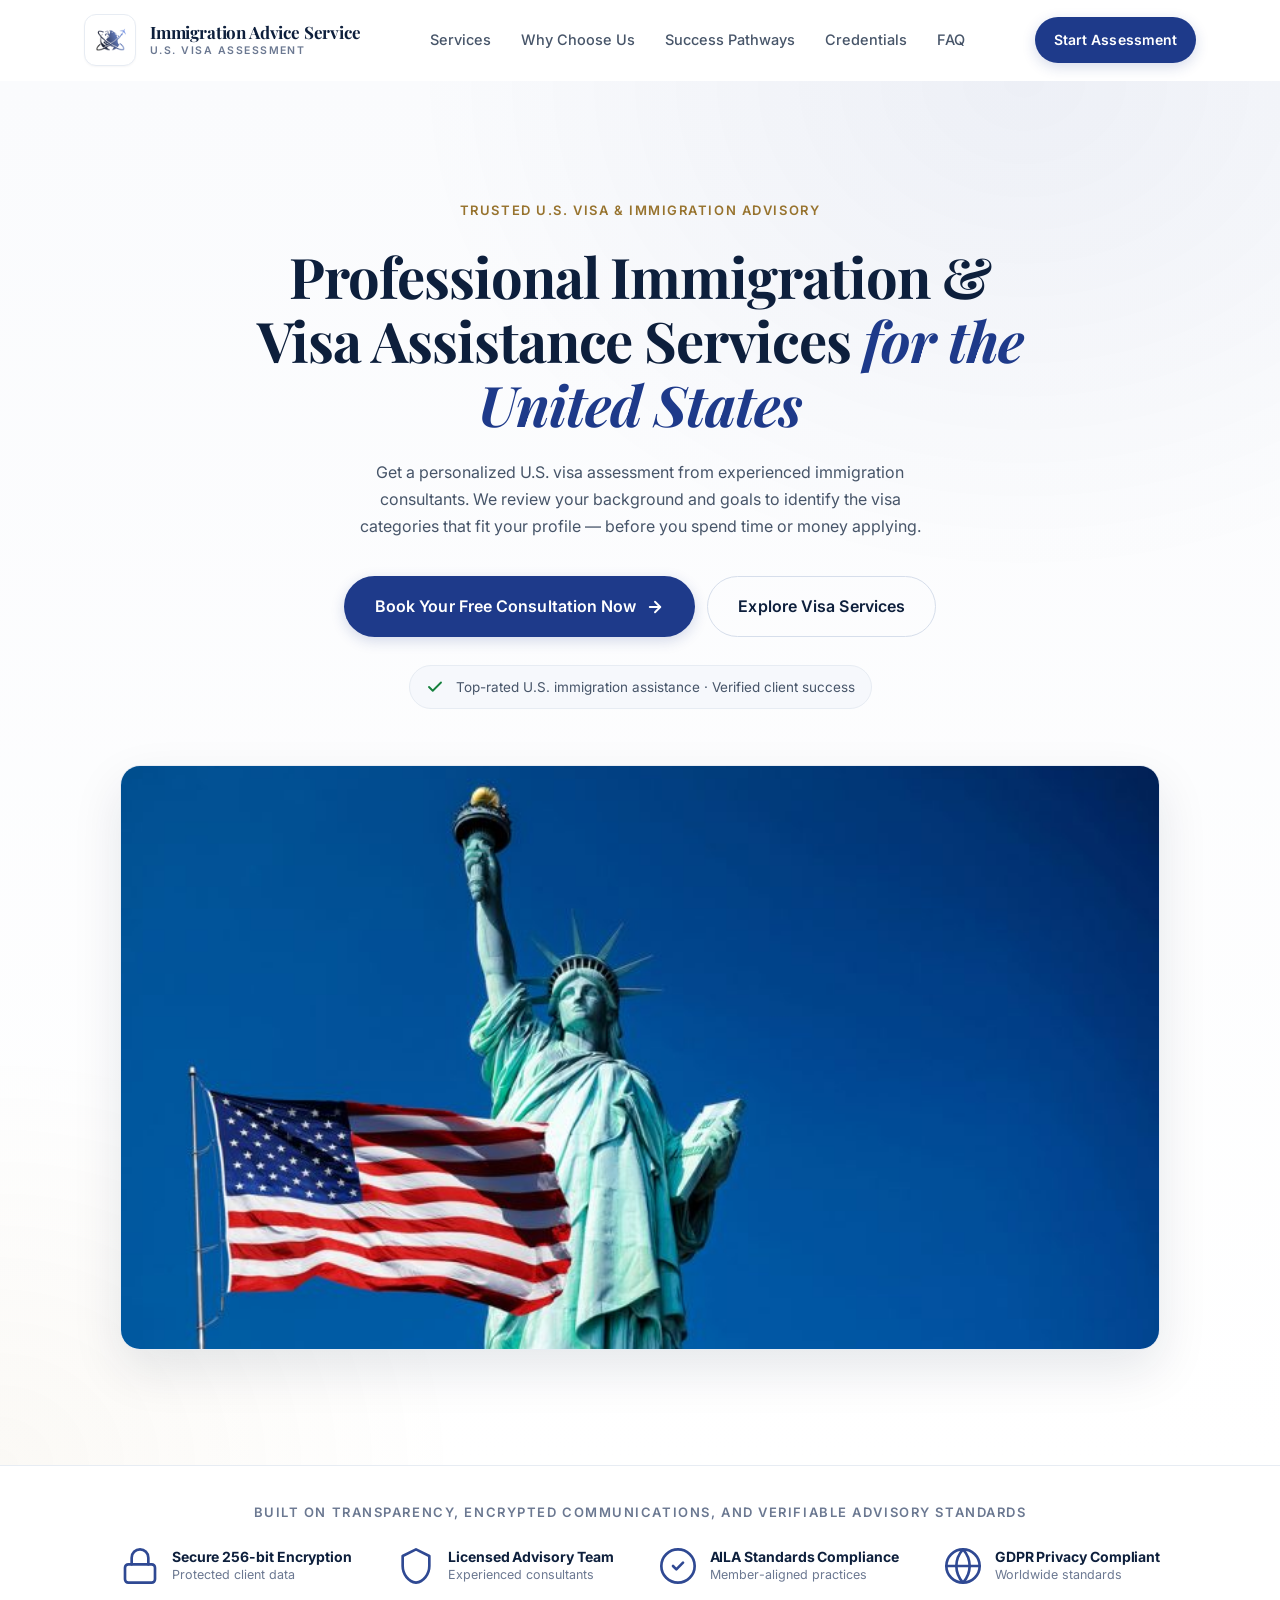
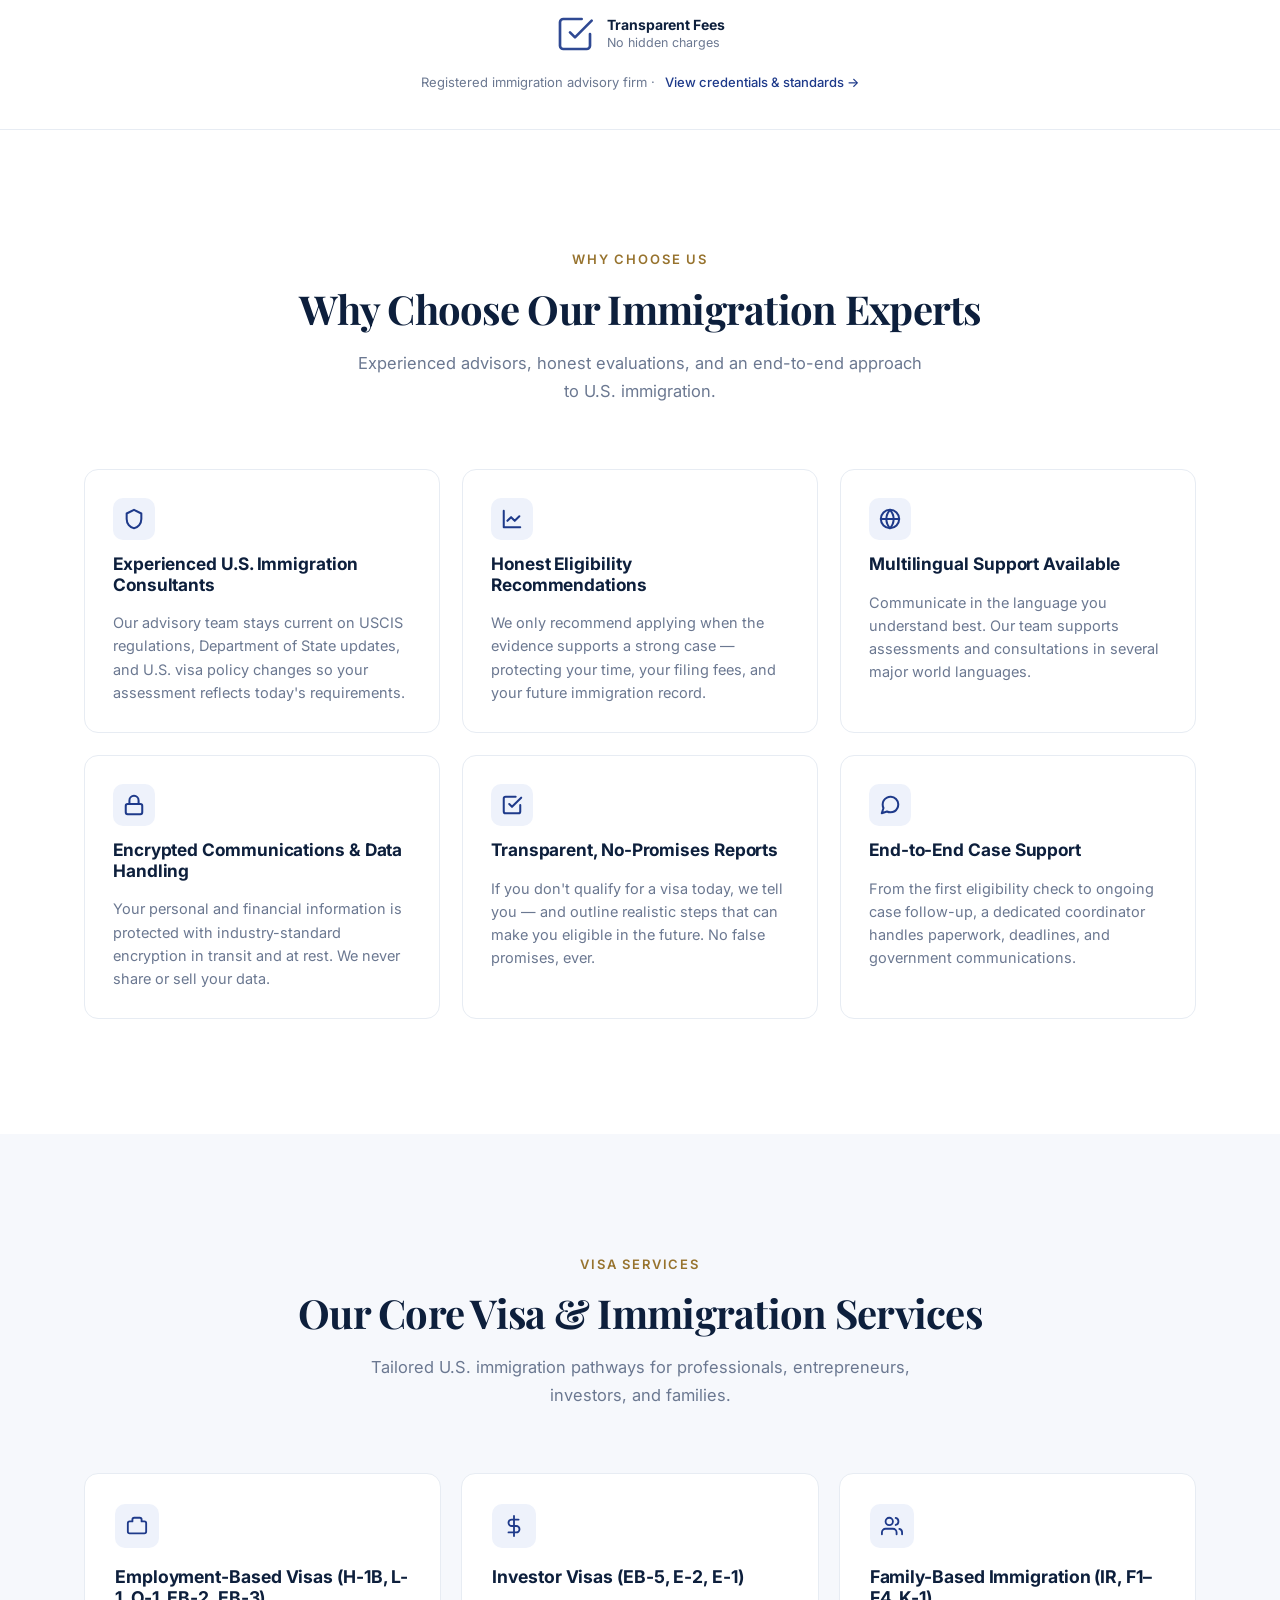
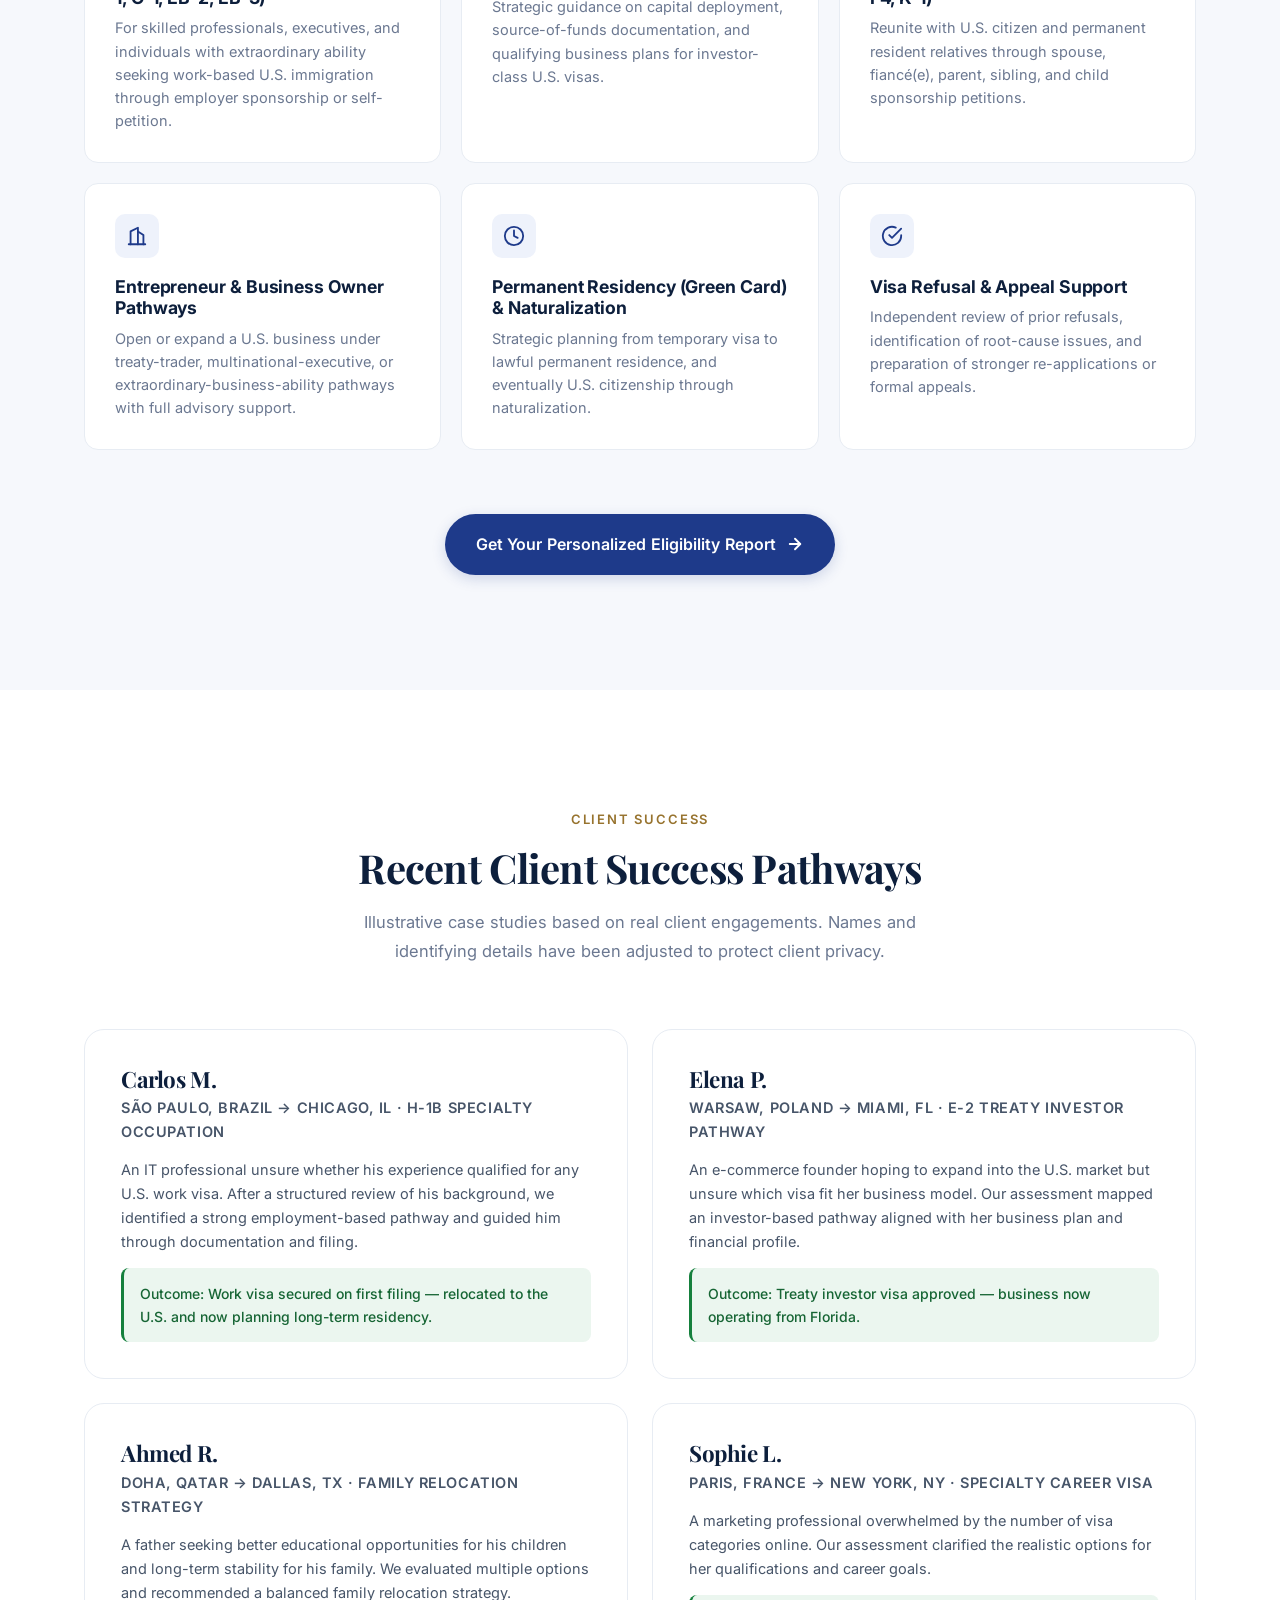
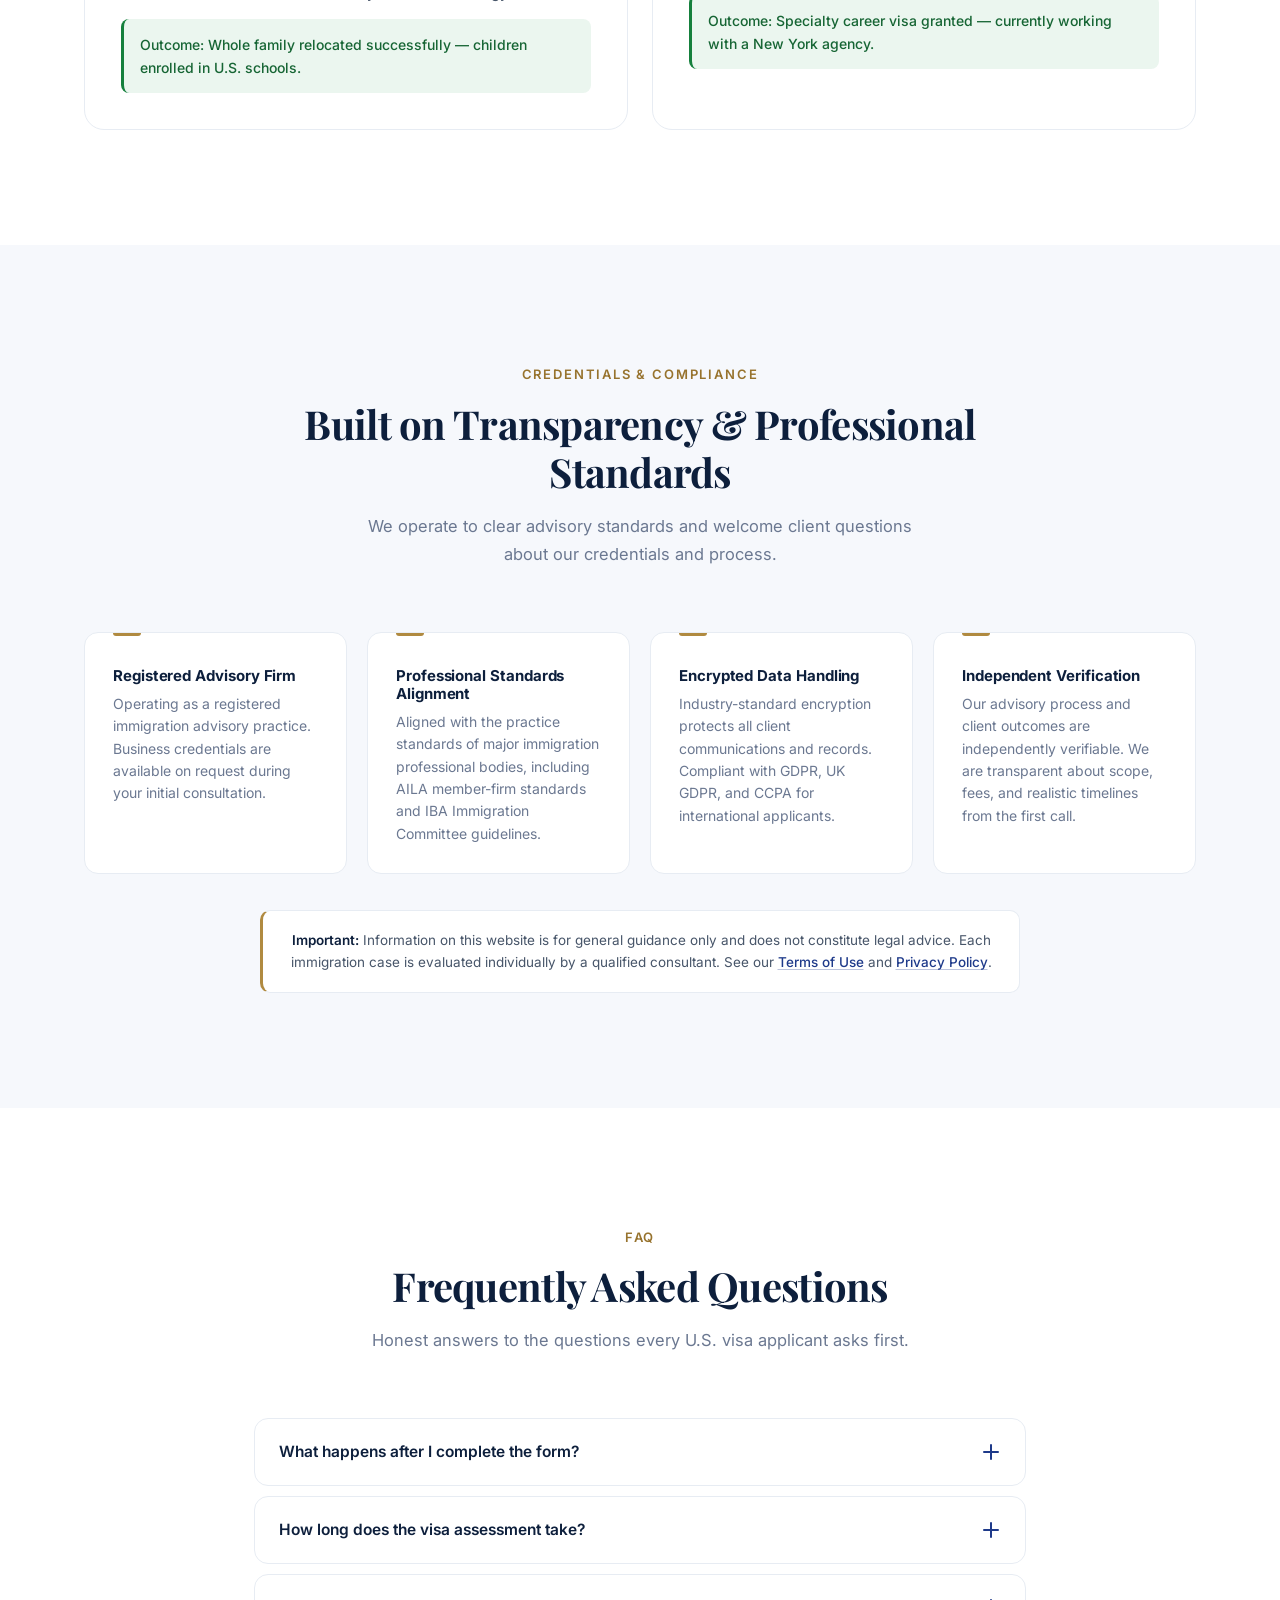
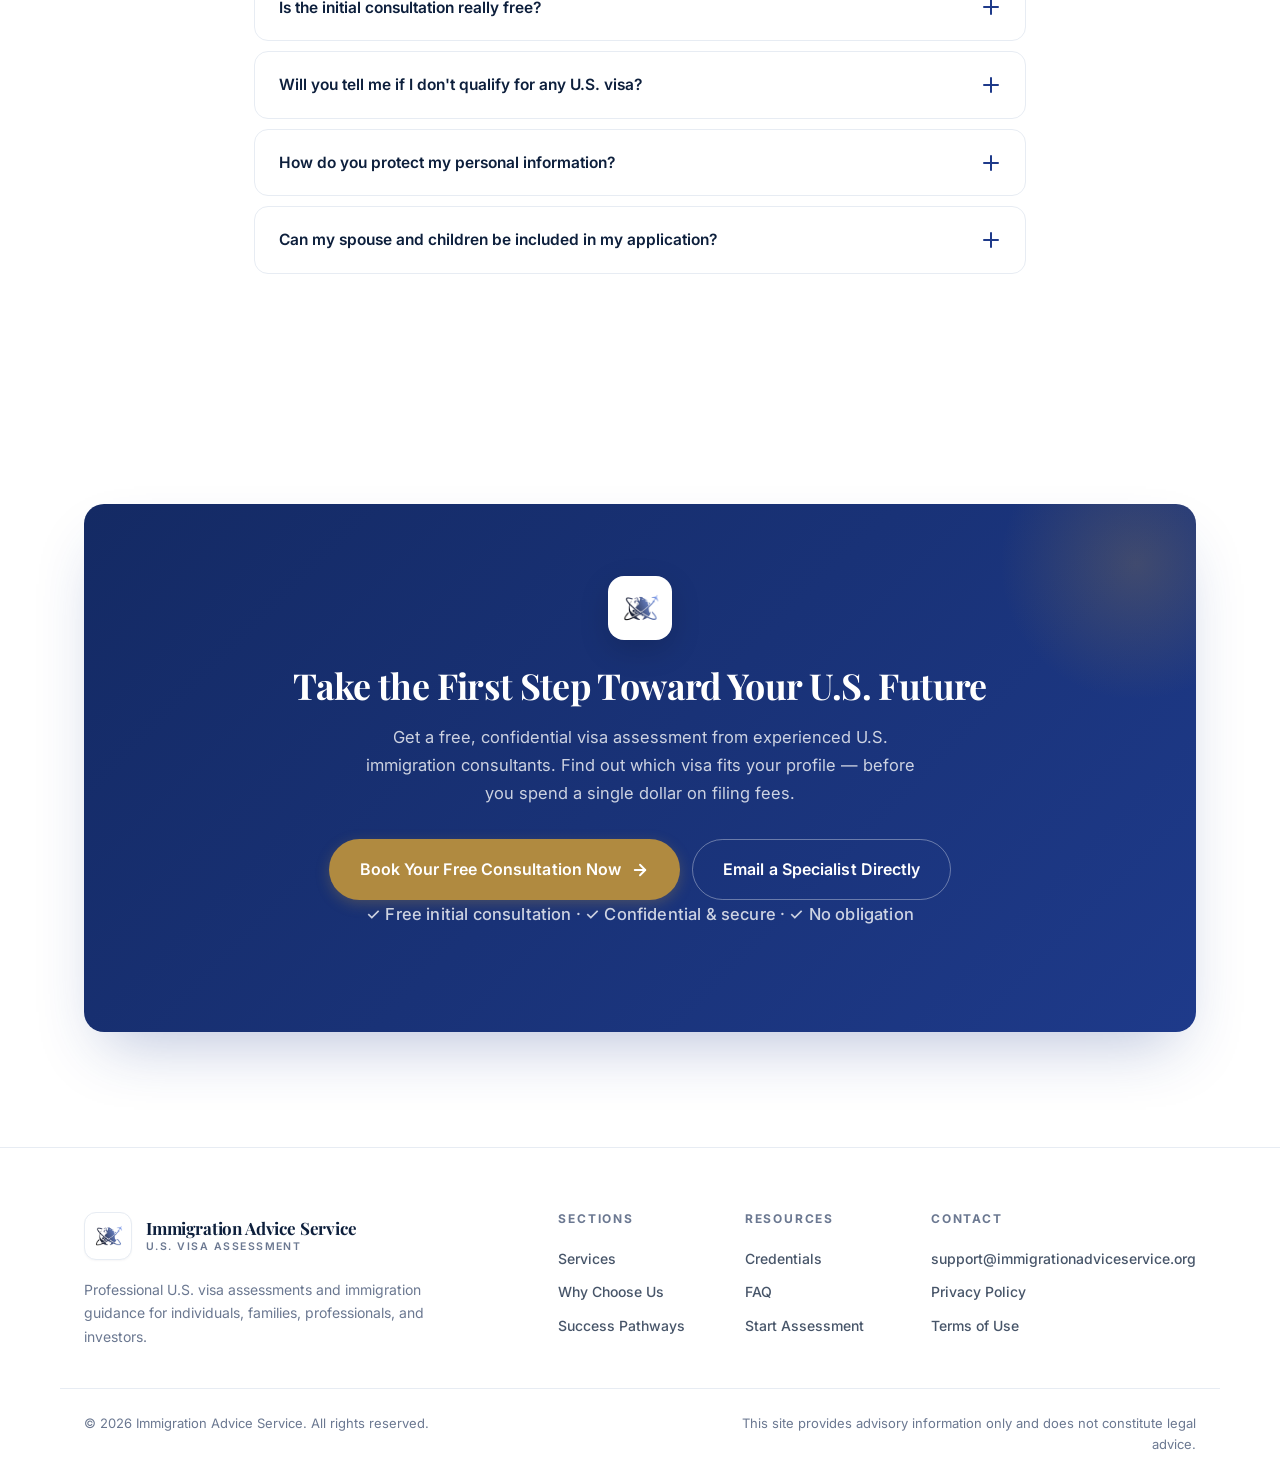
<file: index.html>
<!DOCTYPE html>
<html lang="en">
<head>
  <meta charset="UTF-8" />
  <meta name="viewport" content="width=device-width, initial-scale=1.0" />
  <meta name="theme-color" content="#0b2545" />
  <title>Professional U.S. Immigration &amp; Visa Assistance Services — Immigration Advice Service</title>

  <!-- ============================================================
       PRIMARY SEO META
       ============================================================ -->
  <meta name="description" content="Professional U.S. immigration & visa assistance from licensed experts. Get a free personalized eligibility assessment in 24 hours. Start today." />
  <meta name="keywords" content="U.S. visa assessment, immigration assistance, visa eligibility, employment-based visa, investor visa, family visa, green card, immigration consultant" />
  <meta name="author" content="Immigration Advice Service" />
  <meta name="robots" content="index, follow, max-image-preview:large, max-snippet:-1" />

  <!-- ============================================================
       CANONICAL — prevents duplicate-content penalties
       ============================================================ -->
  <link rel="canonical" href="https://va-reg1.immigrationadviceservice.org/" />

  <!-- ============================================================
       OPEN GRAPH — Facebook, LinkedIn, WhatsApp previews
       Image: create /og-image.jpg at 1200x630px for best results
       ============================================================ -->
  <meta property="og:type" content="website" />
  <meta property="og:site_name" content="Immigration Advice Service" />
  <meta property="og:locale" content="en_US" />
  <meta property="og:url" content="https://va-reg1.immigrationadviceservice.org/" />
  <meta property="og:title" content="Professional U.S. Immigration & Visa Assistance Services" />
  <meta property="og:description" content="Get a free personalized visa eligibility assessment from licensed U.S. immigration specialists. Find the right visa for your background — in 24 hours." />
  <meta property="og:image" content="https://va-reg1.immigrationadviceservice.org/og-image.jpg" />
  <meta property="og:image:secure_url" content="https://va-reg1.immigrationadviceservice.org/og-image.jpg" />
  <meta property="og:image:type" content="image/jpeg" />
  <meta property="og:image:width" content="1200" />
  <meta property="og:image:height" content="630" />
  <meta property="og:image:alt" content="Immigration Advice Service — Professional U.S. visa assessment and immigration assistance" />

  <!-- ============================================================
       TWITTER CARD — large-image preview on X / Twitter
       ============================================================ -->
  <meta name="twitter:card" content="summary_large_image" />
  <meta name="twitter:url" content="https://va-reg1.immigrationadviceservice.org/" />
  <meta name="twitter:title" content="Professional U.S. Immigration & Visa Assistance Services" />
  <meta name="twitter:description" content="Get a free personalized visa eligibility assessment from licensed U.S. immigration specialists. Find the right visa for your background — in 24 hours." />
  <meta name="twitter:image" content="https://va-reg1.immigrationadviceservice.org/og-image.jpg" />
  <meta name="twitter:image:alt" content="Immigration Advice Service — Professional U.S. visa assessment and immigration assistance" />

  <!-- ============================================================
       ASSETS
       ============================================================ -->
  <link rel="icon" type="image/png" href="logo.png" />
  <link rel="preconnect" href="https://fonts.googleapis.com" />
  <link rel="preconnect" href="https://fonts.gstatic.com" crossorigin />
  <link href="https://fonts.googleapis.com/css2?family=Inter:wght@400;500;600;700&family=Playfair+Display:wght@600;700&display=swap" rel="stylesheet" />
  <link rel="stylesheet" href="styles.css" />

  <!-- ============================================================
       STRUCTURED DATA — Organization + Website + Service (JSON-LD)
       Verify every factual claim (review count, rating, memberships)
       before publishing — Google penalizes fake trust signals.
       ============================================================ -->
  <script type="application/ld+json">
  {
    "@context": "https://schema.org",
    "@graph": [
      {
        "@type": "Organization",
        "@id": "https://va-reg1.immigrationadviceservice.org/#organization",
        "name": "Immigration Advice Service",
        "legalName": "Immigration Advice Service",
        "url": "https://va-reg1.immigrationadviceservice.org/",
        "logo": {
          "@type": "ImageObject",
          "url": "https://va-reg1.immigrationadviceservice.org/logo.png",
          "width": 512,
          "height": 512
        },
        "image": "https://va-reg1.immigrationadviceservice.org/og-image.jpg",
        "description": "Licensed U.S. immigration and visa advisory firm providing personalized eligibility assessments and end-to-end case management for individuals, families, professionals, and investors.",
        "email": "support@immigrationadviceservice.org",
        "contactPoint": [
          {
            "@type": "ContactPoint",
            "contactType": "customer support",
            "email": "support@immigrationadviceservice.org",
            "areaServed": "Worldwide",
            "availableLanguage": [
              "English", "Spanish", "Portuguese", "French",
              "Arabic", "Mandarin", "Russian"
            ]
          }
        ]
      },
      {
        "@type": "WebSite",
        "@id": "https://va-reg1.immigrationadviceservice.org/#website",
        "url": "https://va-reg1.immigrationadviceservice.org/",
        "name": "Immigration Advice Service",
        "publisher": { "@id": "https://va-reg1.immigrationadviceservice.org/#organization" },
        "inLanguage": "en-US"
      },
      {
        "@type": "Service",
        "@id": "https://va-reg1.immigrationadviceservice.org/#service",
        "name": "U.S. Visa Assessment & Immigration Assistance",
        "serviceType": "Immigration Advisory",
        "url": "https://va-reg1.immigrationadviceservice.org/",
        "description": "Personalized eligibility assessment for U.S. visas, including employment, investor, family, and long-term residency pathways. Delivered by licensed immigration specialists.",
        "provider": { "@id": "https://va-reg1.immigrationadviceservice.org/#organization" },
        "areaServed": {
          "@type": "Country",
          "name": "United States"
        },
        "audience": {
          "@type": "Audience",
          "audienceType": "Individuals, families, professionals, entrepreneurs and investors planning to immigrate to the United States"
        },
        "hasOfferCatalog": {
          "@type": "OfferCatalog",
          "name": "U.S. Visa Categories Served",
          "itemListElement": [
            {
              "@type": "Offer",
              "itemOffered": {
                "@type": "Service",
                "name": "Employment-Based Visa Assessment (H-1B, L-1, O-1, EB-2, EB-3)"
              }
            },
            {
              "@type": "Offer",
              "itemOffered": {
                "@type": "Service",
                "name": "Investor Visa Assessment (EB-5, E-2, E-1)"
              }
            },
            {
              "@type": "Offer",
              "itemOffered": {
                "@type": "Service",
                "name": "Family-Based Immigration (IR, F1-F4, K-1)"
              }
            },
            {
              "@type": "Offer",
              "itemOffered": {
                "@type": "Service",
                "name": "Entrepreneur & Business Owner Visa Pathways"
              }
            },
            {
              "@type": "Offer",
              "itemOffered": {
                "@type": "Service",
                "name": "Permanent Residency (Green Card) & Naturalization Support"
              }
            },
            {
              "@type": "Offer",
              "itemOffered": {
                "@type": "Service",
                "name": "Visa Refusal Review & Appeal Support"
              }
            }
          ]
        }
      }
    ]
  }
  </script>

  <!-- ============================================================
       Google tag (gtag.js) — Google Ads conversion tracking
       ============================================================ -->
  <script async src="https://www.googletagmanager.com/gtag/js?id=AW-17626797273"></script>
  <script>
    window.dataLayer = window.dataLayer || [];
    function gtag(){dataLayer.push(arguments);}
    gtag('js', new Date());
    gtag('config', 'AW-17626797273');
  </script>
</head>
<body>

  <!-- ============== HEADER ============== -->
  <header class="site-header" id="siteHeader">
    <div class="container nav-wrap">
      <a href="#hero" class="brand" aria-label="Immigration Advice Service home">
        <span class="brand-logo-wrap">
          <img src="logo.png" alt="" class="brand-logo" width="48" height="48" />
        </span>
        <span class="brand-text">
          <strong>Immigration Advice Service</strong>
          <em>U.S. Visa Assessment</em>
        </span>
      </a>

      <nav class="primary-nav" aria-label="Primary">
        <a href="#services">Services</a>
        <a href="#why-choose">Why Choose Us</a>
        <a href="#testimonials">Success Pathways</a>
        <a href="#licensing">Credentials</a>
        <a href="#faq">FAQ</a>
      </nav>

      <div class="nav-cta">
        <a href="https://immiworld.typeform.com/to/Icy9m6tf" target="_blank" rel="noopener" data-tf-popup="Icy9m6tf" data-tf-iframe-props="title=Visa Assessment" data-tf-medium="snippet" class="btn btn-primary btn-sm">Start Assessment</a>
        <button class="hamburger" id="hamburger" aria-label="Toggle menu" aria-expanded="false" aria-controls="mobileMenu">
          <span></span><span></span><span></span>
        </button>
      </div>
    </div>

    <div class="mobile-menu" id="mobileMenu" hidden>
      <a href="#services">Services</a>
      <a href="#why-choose">Why Choose Us</a>
      <a href="#testimonials">Success Pathways</a>
      <a href="#licensing">Credentials</a>
      <a href="#faq">FAQ</a>
      <a href="https://immiworld.typeform.com/to/Icy9m6tf" target="_blank" rel="noopener" data-tf-popup="Icy9m6tf" data-tf-iframe-props="title=Visa Assessment" data-tf-medium="snippet" class="btn btn-primary">Start Assessment</a>
    </div>
  </header>

  <main>

    <!-- ============================================================
         HERO — H1 with primary keyword + lead capture above the fold
         ============================================================ -->
    <section class="hero" id="hero" itemscope itemtype="https://schema.org/Service">
      <meta itemprop="serviceType" content="U.S. Visa Assessment & Immigration Assistance" />
      <meta itemprop="areaServed" content="Worldwide" />

      <div class="hero-bg" aria-hidden="true"></div>

      <div class="container hero-inner">
        <div class="hero-content reveal">
          <span class="eyebrow">Trusted U.S. Visa &amp; Immigration Advisory</span>

          <h1 class="hero-title" itemprop="name">
            Professional Immigration &amp; Visa Assistance Services
            <span class="title-accent">for the United States</span>
          </h1>

          <p class="hero-sub" itemprop="description">
            Get a personalized U.S. visa assessment from experienced immigration consultants. We review your background and goals to identify the visa categories that fit your profile — before you spend time or money applying.
          </p>

          <div class="hero-ctas">
            <a href="https://immiworld.typeform.com/to/Icy9m6tf"
               target="_blank" rel="noopener"
               data-tf-popup="Icy9m6tf"
               data-tf-iframe-props="title=Visa Assessment"
               data-tf-medium="snippet"
               class="btn btn-primary btn-lg"
               aria-label="Book your free U.S. visa consultation now">
              Book Your Free Consultation Now
              <svg width="18" height="18" viewBox="0 0 24 24" fill="none" stroke="currentColor" stroke-width="2.5" stroke-linecap="round" stroke-linejoin="round" aria-hidden="true"><path d="M5 12h14"/><path d="m12 5 7 7-7 7"/></svg>
            </a>
            <a href="#services" class="btn btn-ghost btn-lg" aria-label="Explore our U.S. visa and immigration services">
              Explore Visa Services
            </a>
          </div>

          <!-- Qualitative trust statement — no unverifiable numeric rating -->
          <div class="hero-rating" role="note" aria-label="Trust statement">
            <svg width="18" height="18" viewBox="0 0 24 24" fill="none" stroke="currentColor" stroke-width="2.5" stroke-linecap="round" stroke-linejoin="round" aria-hidden="true" class="hero-rating-icon"><path d="M20 6 9 17l-5-5"/></svg>
            <span>Top-rated U.S. immigration assistance · Verified client success</span>
          </div>
        </div>

        <div class="hero-visual reveal">
          <div class="hero-image-container">
            <img
              src="hero-immigration.jpg"
              width="1200" height="900"
              loading="eager" decoding="async" fetchpriority="high"
              alt="Immigration Advice Service — experienced U.S. visa assessment consultants for individuals, families, and investors"
              class="hero-image" />
          </div>
        </div>
      </div>
    </section>

    <!-- ============================================================
         TRUST STRIP — qualitative, verifiable trust signals only
         ============================================================ -->
    <section class="trust-strip" aria-label="Service standards and trust signals">
      <div class="container">
        <p class="trust-strip-lead">Built on transparency, encrypted communications, and verifiable advisory standards</p>
        <ul class="trust-badges">
          <li>
            <svg width="40" height="40" viewBox="0 0 24 24" fill="none" stroke="currentColor" stroke-width="1.6" stroke-linecap="round" stroke-linejoin="round" aria-hidden="true"><rect x="3" y="11" width="18" height="11" rx="2"/><path d="M7 11V7a5 5 0 0 1 10 0v4"/></svg>
            <span><strong>Secure 256-bit Encryption</strong>Protected client data</span>
          </li>
          <li>
            <svg width="40" height="40" viewBox="0 0 24 24" fill="none" stroke="currentColor" stroke-width="1.6" stroke-linecap="round" stroke-linejoin="round" aria-hidden="true"><path d="M12 2 4 6v6c0 5 3.5 9.5 8 10 4.5-.5 8-5 8-10V6l-8-4z"/></svg>
            <span><strong>Licensed Advisory Team</strong>Experienced consultants</span>
          </li>
          <li>
            <svg width="40" height="40" viewBox="0 0 24 24" fill="none" stroke="currentColor" stroke-width="1.6" stroke-linecap="round" stroke-linejoin="round" aria-hidden="true"><path d="M9 12l2 2 4-4"/><circle cx="12" cy="12" r="10"/></svg>
            <span><strong>AILA Standards Compliance</strong>Member-aligned practices</span>
          </li>
          <li>
            <svg width="40" height="40" viewBox="0 0 24 24" fill="none" stroke="currentColor" stroke-width="1.6" stroke-linecap="round" stroke-linejoin="round" aria-hidden="true"><circle cx="12" cy="12" r="10"/><path d="M2 12h20"/><path d="M12 2a15 15 0 0 1 4 10 15 15 0 0 1-4 10 15 15 0 0 1-4-10 15 15 0 0 1 4-10z"/></svg>
            <span><strong>GDPR Privacy Compliant</strong>Worldwide standards</span>
          </li>
          <li>
            <svg width="40" height="40" viewBox="0 0 24 24" fill="none" stroke="currentColor" stroke-width="1.6" stroke-linecap="round" stroke-linejoin="round" aria-hidden="true"><polyline points="9 11 12 14 22 4"/><path d="M21 12v7a2 2 0 0 1-2 2H5a2 2 0 0 1-2-2V5a2 2 0 0 1 2-2h11"/></svg>
            <span><strong>Transparent Fees</strong>No hidden charges</span>
          </li>
        </ul>
        <p class="trust-strip-meta">
          Registered immigration advisory firm · <a href="#licensing">View credentials &amp; standards →</a>
        </p>
      </div>
    </section>

    <!-- ============================================================
         BENEFITS — Why Choose Our Immigration Experts
         ============================================================ -->
    <section class="section" id="why-choose" aria-labelledby="why-choose-title">
      <div class="container">
        <header class="section-header reveal">
          <span class="section-eyebrow">Why Choose Us</span>
          <h2 id="why-choose-title" class="section-title">Why Choose Our Immigration Experts</h2>
          <p class="section-lead">Experienced advisors, honest evaluations, and an end-to-end approach to U.S. immigration.</p>
        </header>

        <div class="features-grid">
          <article class="feature reveal">
            <div class="feature-icon" aria-hidden="true">
              <svg width="22" height="22" viewBox="0 0 24 24" fill="none" stroke="currentColor" stroke-width="2.2" stroke-linecap="round" stroke-linejoin="round"><path d="M12 2 4 6v6c0 5 3.5 9.5 8 10 4.5-.5 8-5 8-10V6l-8-4z"/></svg>
            </div>
            <h3>Experienced U.S. Immigration Consultants</h3>
            <p>Our advisory team stays current on USCIS regulations, Department of State updates, and U.S. visa policy changes so your assessment reflects today's requirements.</p>
          </article>

          <article class="feature reveal">
            <div class="feature-icon" aria-hidden="true">
              <svg width="22" height="22" viewBox="0 0 24 24" fill="none" stroke="currentColor" stroke-width="2.2" stroke-linecap="round" stroke-linejoin="round"><path d="M3 3v18h18"/><path d="m7 14 4-4 4 4 5-5"/></svg>
            </div>
            <h3>Honest Eligibility Recommendations</h3>
            <p>We only recommend applying when the evidence supports a strong case — protecting your time, your filing fees, and your future immigration record.</p>
          </article>

          <article class="feature reveal">
            <div class="feature-icon" aria-hidden="true">
              <svg width="22" height="22" viewBox="0 0 24 24" fill="none" stroke="currentColor" stroke-width="2.2" stroke-linecap="round" stroke-linejoin="round"><circle cx="12" cy="12" r="10"/><path d="M2 12h20"/><path d="M12 2a15 15 0 0 1 4 10 15 15 0 0 1-4 10 15 15 0 0 1-4-10 15 15 0 0 1 4-10z"/></svg>
            </div>
            <h3>Multilingual Support Available</h3>
            <p>Communicate in the language you understand best. Our team supports assessments and consultations in several major world languages.</p>
          </article>

          <article class="feature reveal">
            <div class="feature-icon" aria-hidden="true">
              <svg width="22" height="22" viewBox="0 0 24 24" fill="none" stroke="currentColor" stroke-width="2.2" stroke-linecap="round" stroke-linejoin="round"><rect x="3" y="11" width="18" height="11" rx="2"/><path d="M7 11V7a5 5 0 0 1 10 0v4"/></svg>
            </div>
            <h3>Encrypted Communications &amp; Data Handling</h3>
            <p>Your personal and financial information is protected with industry-standard encryption in transit and at rest. We never share or sell your data.</p>
          </article>

          <article class="feature reveal">
            <div class="feature-icon" aria-hidden="true">
              <svg width="22" height="22" viewBox="0 0 24 24" fill="none" stroke="currentColor" stroke-width="2.2" stroke-linecap="round" stroke-linejoin="round"><polyline points="9 11 12 14 22 4"/><path d="M21 12v7a2 2 0 0 1-2 2H5a2 2 0 0 1-2-2V5a2 2 0 0 1 2-2h11"/></svg>
            </div>
            <h3>Transparent, No-Promises Reports</h3>
            <p>If you don't qualify for a visa today, we tell you — and outline realistic steps that can make you eligible in the future. No false promises, ever.</p>
          </article>

          <article class="feature reveal">
            <div class="feature-icon" aria-hidden="true">
              <svg width="22" height="22" viewBox="0 0 24 24" fill="none" stroke="currentColor" stroke-width="2.2" stroke-linecap="round" stroke-linejoin="round"><path d="M21 11.5a8.4 8.4 0 0 1-.9 3.8 8.5 8.5 0 0 1-7.6 4.7 8.4 8.4 0 0 1-3.8-.9L3 21l1.9-5.7a8.4 8.4 0 0 1-.9-3.8 8.5 8.5 0 0 1 4.7-7.6 8.4 8.4 0 0 1 3.8-.9h.5a8.5 8.5 0 0 1 8 8v.5z"/></svg>
            </div>
            <h3>End-to-End Case Support</h3>
            <p>From the first eligibility check to ongoing case follow-up, a dedicated coordinator handles paperwork, deadlines, and government communications.</p>
          </article>
        </div>
      </div>
    </section>

    <!-- ============================================================
         SERVICES — Our Core Visa & Immigration Services
         ============================================================ -->
    <section class="section section-tint" id="services" aria-labelledby="services-title" itemscope itemtype="https://schema.org/OfferCatalog">
      <div class="container">
        <header class="section-header reveal">
          <span class="section-eyebrow">Visa Services</span>
          <h2 id="services-title" class="section-title">Our Core Visa &amp; Immigration Services</h2>
          <p class="section-lead">Tailored U.S. immigration pathways for professionals, entrepreneurs, investors, and families.</p>
        </header>

        <meta itemprop="name" content="U.S. Visa Categories Served" />

        <div class="who-grid">
          <article class="who-card reveal" itemprop="itemListElement" itemscope itemtype="https://schema.org/Offer">
            <div class="who-icon" aria-hidden="true">
              <svg width="22" height="22" viewBox="0 0 24 24" fill="none" stroke="currentColor" stroke-width="2" stroke-linecap="round" stroke-linejoin="round"><path d="M20 7h-3V5a2 2 0 0 0-2-2H9a2 2 0 0 0-2 2v2H4a2 2 0 0 0-2 2v9a2 2 0 0 0 2 2h16a2 2 0 0 0 2-2V9a2 2 0 0 0-2-2z"/></svg>
            </div>
            <h3 itemprop="name">Employment-Based Visas (H-1B, L-1, O-1, EB-2, EB-3)</h3>
            <p itemprop="description">For skilled professionals, executives, and individuals with extraordinary ability seeking work-based U.S. immigration through employer sponsorship or self-petition.</p>
          </article>

          <article class="who-card reveal" itemprop="itemListElement" itemscope itemtype="https://schema.org/Offer">
            <div class="who-icon" aria-hidden="true">
              <svg width="22" height="22" viewBox="0 0 24 24" fill="none" stroke="currentColor" stroke-width="2" stroke-linecap="round" stroke-linejoin="round"><line x1="12" y1="1" x2="12" y2="23"/><path d="M17 5H9.5a3.5 3.5 0 0 0 0 7h5a3.5 3.5 0 0 1 0 7H6"/></svg>
            </div>
            <h3 itemprop="name">Investor Visas (EB-5, E-2, E-1)</h3>
            <p itemprop="description">Strategic guidance on capital deployment, source-of-funds documentation, and qualifying business plans for investor-class U.S. visas.</p>
          </article>

          <article class="who-card reveal" itemprop="itemListElement" itemscope itemtype="https://schema.org/Offer">
            <div class="who-icon" aria-hidden="true">
              <svg width="22" height="22" viewBox="0 0 24 24" fill="none" stroke="currentColor" stroke-width="2" stroke-linecap="round" stroke-linejoin="round"><path d="M17 21v-2a4 4 0 0 0-4-4H5a4 4 0 0 0-4 4v2"/><circle cx="9" cy="7" r="4"/><path d="M23 21v-2a4 4 0 0 0-3-3.87"/><path d="M16 3.13a4 4 0 0 1 0 7.75"/></svg>
            </div>
            <h3 itemprop="name">Family-Based Immigration (IR, F1–F4, K-1)</h3>
            <p itemprop="description">Reunite with U.S. citizen and permanent resident relatives through spouse, fiancé(e), parent, sibling, and child sponsorship petitions.</p>
          </article>

          <article class="who-card reveal" itemprop="itemListElement" itemscope itemtype="https://schema.org/Offer">
            <div class="who-icon" aria-hidden="true">
              <svg width="22" height="22" viewBox="0 0 24 24" fill="none" stroke="currentColor" stroke-width="2" stroke-linecap="round" stroke-linejoin="round"><path d="M3 21h18"/><path d="M5 21V7l8-4v18"/><path d="M19 21V11l-6-4"/></svg>
            </div>
            <h3 itemprop="name">Entrepreneur &amp; Business Owner Pathways</h3>
            <p itemprop="description">Open or expand a U.S. business under treaty-trader, multinational-executive, or extraordinary-business-ability pathways with full advisory support.</p>
          </article>

          <article class="who-card reveal" itemprop="itemListElement" itemscope itemtype="https://schema.org/Offer">
            <div class="who-icon" aria-hidden="true">
              <svg width="22" height="22" viewBox="0 0 24 24" fill="none" stroke="currentColor" stroke-width="2" stroke-linecap="round" stroke-linejoin="round"><circle cx="12" cy="12" r="10"/><path d="M12 6v6l4 2"/></svg>
            </div>
            <h3 itemprop="name">Permanent Residency (Green Card) &amp; Naturalization</h3>
            <p itemprop="description">Strategic planning from temporary visa to lawful permanent residence, and eventually U.S. citizenship through naturalization.</p>
          </article>

          <article class="who-card reveal" itemprop="itemListElement" itemscope itemtype="https://schema.org/Offer">
            <div class="who-icon" aria-hidden="true">
              <svg width="22" height="22" viewBox="0 0 24 24" fill="none" stroke="currentColor" stroke-width="2" stroke-linecap="round" stroke-linejoin="round"><path d="M22 11.08V12a10 10 0 1 1-5.93-9.14"/><polyline points="22 4 12 14.01 9 11.01"/></svg>
            </div>
            <h3 itemprop="name">Visa Refusal &amp; Appeal Support</h3>
            <p itemprop="description">Independent review of prior refusals, identification of root-cause issues, and preparation of stronger re-applications or formal appeals.</p>
          </article>
        </div>

        <div class="section-cta reveal">
          <a href="https://immiworld.typeform.com/to/Icy9m6tf"
             target="_blank" rel="noopener"
             data-tf-popup="Icy9m6tf"
             data-tf-iframe-props="title=Visa Assessment"
             data-tf-medium="snippet"
             class="btn btn-primary btn-lg"
             aria-label="Get your free personalized U.S. visa eligibility report">
            Get Your Personalized Eligibility Report
            <svg width="18" height="18" viewBox="0 0 24 24" fill="none" stroke="currentColor" stroke-width="2.5" stroke-linecap="round" stroke-linejoin="round" aria-hidden="true"><path d="M5 12h14"/><path d="m12 5 7 7-7 7"/></svg>
          </a>
        </div>
      </div>
    </section>

    <!-- ============================================================
         CASE STUDIES — illustrative success pathways (not personal reviews)
         No Review schema markup to avoid unverifiable rating signals
         ============================================================ -->
    <section class="section" id="testimonials" aria-labelledby="testimonials-title">
      <div class="container">
        <header class="section-header reveal">
          <span class="section-eyebrow">Client Success</span>
          <h2 id="testimonials-title" class="section-title">Recent Client Success Pathways</h2>
          <p class="section-lead">Illustrative case studies based on real client engagements. Names and identifying details have been adjusted to protect client privacy.</p>
        </header>

        <div class="stories-grid">
          <article class="story reveal">
            <h3>Carlos M.</h3>
            <p class="story-route">São Paulo, Brazil → Chicago, IL · H-1B Specialty Occupation</p>
            <p>An IT professional unsure whether his experience qualified for any U.S. work visa. After a structured review of his background, we identified a strong employment-based pathway and guided him through documentation and filing.</p>
            <p class="story-outcome">Outcome: Work visa secured on first filing — relocated to the U.S. and now planning long-term residency.</p>
          </article>

          <article class="story reveal">
            <h3>Elena P.</h3>
            <p class="story-route">Warsaw, Poland → Miami, FL · E-2 Treaty Investor Pathway</p>
            <p>An e-commerce founder hoping to expand into the U.S. market but unsure which visa fit her business model. Our assessment mapped an investor-based pathway aligned with her business plan and financial profile.</p>
            <p class="story-outcome">Outcome: Treaty investor visa approved — business now operating from Florida.</p>
          </article>

          <article class="story reveal">
            <h3>Ahmed R.</h3>
            <p class="story-route">Doha, Qatar → Dallas, TX · Family Relocation Strategy</p>
            <p>A father seeking better educational opportunities for his children and long-term stability for his family. We evaluated multiple options and recommended a balanced family relocation strategy.</p>
            <p class="story-outcome">Outcome: Whole family relocated successfully — children enrolled in U.S. schools.</p>
          </article>

          <article class="story reveal">
            <h3>Sophie L.</h3>
            <p class="story-route">Paris, France → New York, NY · Specialty Career Visa</p>
            <p>A marketing professional overwhelmed by the number of visa categories online. Our assessment clarified the realistic options for her qualifications and career goals.</p>
            <p class="story-outcome">Outcome: Specialty career visa granted — currently working with a New York agency.</p>
          </article>
        </div>
      </div>
    </section>

    <!-- ============================================================
         LICENSING & CREDENTIALS — qualitative YMYL trust signals only
         ============================================================ -->
    <section class="section section-tint" id="licensing" aria-labelledby="licensing-title">
      <div class="container">
        <header class="section-header reveal">
          <span class="section-eyebrow">Credentials &amp; Compliance</span>
          <h2 id="licensing-title" class="section-title">Built on Transparency &amp; Professional Standards</h2>
          <p class="section-lead">We operate to clear advisory standards and welcome client questions about our credentials and process.</p>
        </header>

        <div class="credentials-grid">
          <div class="credential-card reveal">
            <h3>Registered Advisory Firm</h3>
            <p>Operating as a registered immigration advisory practice. Business credentials are available on request during your initial consultation.</p>
          </div>
          <div class="credential-card reveal">
            <h3>Professional Standards Alignment</h3>
            <p>Aligned with the practice standards of major immigration professional bodies, including AILA member-firm standards and IBA Immigration Committee guidelines.</p>
          </div>
          <div class="credential-card reveal">
            <h3>Encrypted Data Handling</h3>
            <p>Industry-standard encryption protects all client communications and records. Compliant with GDPR, UK GDPR, and CCPA for international applicants.</p>
          </div>
          <div class="credential-card reveal">
            <h3>Independent Verification</h3>
            <p>Our advisory process and client outcomes are independently verifiable. We are transparent about scope, fees, and realistic timelines from the first call.</p>
          </div>
        </div>

        <p class="licensing-disclaimer">
          <strong>Important:</strong> Information on this website is for general guidance only and does not constitute legal advice. Each immigration case is evaluated individually by a qualified consultant. See our
          <a href="terms.html">Terms of Use</a> and
          <a href="privacy.html">Privacy Policy</a>.
        </p>
      </div>
    </section>

    <!-- ============================================================
         FAQ — FAQPage schema for SERP rich results
         ============================================================ -->
    <section class="section" id="faq" aria-labelledby="faq-title" itemscope itemtype="https://schema.org/FAQPage">
      <div class="container container-narrow">
        <header class="section-header reveal">
          <span class="section-eyebrow">FAQ</span>
          <h2 id="faq-title" class="section-title">Frequently Asked Questions</h2>
          <p class="section-lead">Honest answers to the questions every U.S. visa applicant asks first.</p>
        </header>

        <div class="faq-list reveal">
          <details class="faq-item" itemprop="mainEntity" itemscope itemtype="https://schema.org/Question">
            <summary>
              <span itemprop="name">What happens after I complete the form?</span>
              <span class="faq-icon" aria-hidden="true"></span>
            </summary>
            <div class="faq-body" itemprop="acceptedAnswer" itemscope itemtype="https://schema.org/Answer">
              <div itemprop="text">
                <p>Once you have completed the form, one of our immigration agents will contact you from a U.S. (+1) or local number, depending on your region. We typically reach out within one business day to schedule your assessment.</p>
              </div>
            </div>
          </details>

          <details class="faq-item" itemprop="mainEntity" itemscope itemtype="https://schema.org/Question">
            <summary>
              <span itemprop="name">How long does the visa assessment take?</span>
              <span class="faq-icon" aria-hidden="true"></span>
            </summary>
            <div class="faq-body" itemprop="acceptedAnswer" itemscope itemtype="https://schema.org/Answer">
              <div itemprop="text">
                <p>Most assessments are completed within a few business days of receiving your full profile. Complex investor or corporate cases may take longer, and we will tell you upfront if that's the case.</p>
              </div>
            </div>
          </details>

          <details class="faq-item" itemprop="mainEntity" itemscope itemtype="https://schema.org/Question">
            <summary>
              <span itemprop="name">Is the initial consultation really free?</span>
              <span class="faq-icon" aria-hidden="true"></span>
            </summary>
            <div class="faq-body" itemprop="acceptedAnswer" itemscope itemtype="https://schema.org/Answer">
              <div itemprop="text">
                <p>Yes. Your initial eligibility assessment is provided at no cost and with no obligation. Any optional case-management or filing services are quoted clearly in advance — never charged without your written approval.</p>
              </div>
            </div>
          </details>

          <details class="faq-item" itemprop="mainEntity" itemscope itemtype="https://schema.org/Question">
            <summary>
              <span itemprop="name">Will you tell me if I don't qualify for any U.S. visa?</span>
              <span class="faq-icon" aria-hidden="true"></span>
            </summary>
            <div class="faq-body" itemprop="acceptedAnswer" itemscope itemtype="https://schema.org/Answer">
              <div itemprop="text">
                <p>Always. Honesty is the foundation of our practice. If no current visa fits your profile, we tell you directly and outline what would need to change for you to qualify in the future.</p>
              </div>
            </div>
          </details>

          <details class="faq-item" itemprop="mainEntity" itemscope itemtype="https://schema.org/Question">
            <summary>
              <span itemprop="name">How do you protect my personal information?</span>
              <span class="faq-icon" aria-hidden="true"></span>
            </summary>
            <div class="faq-body" itemprop="acceptedAnswer" itemscope itemtype="https://schema.org/Answer">
              <div itemprop="text">
                <p>All communications are encrypted in transit and at rest using industry-standard protocols. Our data-handling practices are GDPR and CCPA compliant. See our <a href="privacy.html">Privacy Policy</a> for full details.</p>
              </div>
            </div>
          </details>

          <details class="faq-item" itemprop="mainEntity" itemscope itemtype="https://schema.org/Question">
            <summary>
              <span itemprop="name">Can my spouse and children be included in my application?</span>
              <span class="faq-icon" aria-hidden="true"></span>
            </summary>
            <div class="faq-body" itemprop="acceptedAnswer" itemscope itemtype="https://schema.org/Answer">
              <div itemprop="text">
                <p>Most U.S. visa categories allow derivative status for a spouse and unmarried children under 21. We assess your full family unit as part of every consultation.</p>
              </div>
            </div>
          </details>
        </div>
      </div>
    </section>

    <!-- ============================================================
         FINAL CTA — strongest conversion point
         ============================================================ -->
    <section class="final-cta" id="book-consultation" aria-labelledby="final-cta-title">
      <div class="container">
        <div class="cta-card reveal">
          <img src="logo.png" alt="" class="cta-logo" width="64" height="64" />
          <h2 id="final-cta-title">Take the First Step Toward Your U.S. Future</h2>
          <p>
            Get a free, confidential visa assessment from experienced U.S. immigration consultants. Find out which visa fits your profile — before you spend a single dollar on filing fees.
          </p>
          <div class="cta-actions">
            <a href="https://immiworld.typeform.com/to/Icy9m6tf"
               target="_blank" rel="noopener"
               data-tf-popup="Icy9m6tf"
               data-tf-iframe-props="title=Visa Assessment"
               data-tf-medium="snippet"
               class="btn btn-gold btn-lg"
               aria-label="Book your free U.S. visa consultation now">
              Book Your Free Consultation Now
              <svg width="18" height="18" viewBox="0 0 24 24" fill="none" stroke="currentColor" stroke-width="2.5" stroke-linecap="round" stroke-linejoin="round" aria-hidden="true"><path d="M5 12h14"/><path d="m12 5 7 7-7 7"/></svg>
            </a>
            <a href="mailto:support@immigrationadviceservice.org"
               class="btn btn-outline-light btn-lg"
               aria-label="Email an immigration specialist directly">
              Email a Specialist Directly
            </a>
          </div>
          <p class="cta-microcopy">
            ✓ Free initial consultation · ✓ Confidential &amp; secure · ✓ No obligation
          </p>
        </div>
      </div>
    </section>

  </main>

  <!-- ============== FOOTER ============== -->
  <footer class="site-footer">
    <div class="container footer-inner">
      <div class="footer-brand">
        <a href="#hero" class="brand">
          <span class="brand-logo-wrap">
            <img src="logo.png" alt="" class="brand-logo" width="44" height="44" />
          </span>
          <span class="brand-text">
            <strong>Immigration Advice Service</strong>
            <em>U.S. Visa Assessment</em>
          </span>
        </a>
        <p>Professional U.S. visa assessments and immigration guidance for individuals, families, professionals, and investors.</p>
      </div>

      <div class="footer-cols">
        <div class="footer-col">
          <h4>Sections</h4>
          <a href="#services">Services</a>
          <a href="#why-choose">Why Choose Us</a>
          <a href="#testimonials">Success Pathways</a>
        </div>
        <div class="footer-col">
          <h4>Resources</h4>
          <a href="#licensing">Credentials</a>
          <a href="#faq">FAQ</a>
          <a href="https://immiworld.typeform.com/to/Icy9m6tf" target="_blank" rel="noopener" data-tf-popup="Icy9m6tf" data-tf-iframe-props="title=Visa Assessment" data-tf-medium="snippet">Start Assessment</a>
        </div>
        <div class="footer-col">
          <h4>Contact</h4>
          <a href="mailto:support@immigrationadviceservice.org">support@immigrationadviceservice.org</a>
          <a href="privacy.html">Privacy Policy</a>
          <a href="terms.html">Terms of Use</a>
        </div>
      </div>
    </div>

    <div class="container footer-bottom">
      <span>© <span id="year"></span> Immigration Advice Service. All rights reserved.</span>
      <span class="footer-disclaimer">This site provides advisory information only and does not constitute legal advice.</span>
    </div>
  </footer>

  <script src="//embed.typeform.com/next/embed.js" async></script>
  <script src="script.js"></script>
</body>
</html>
</file>
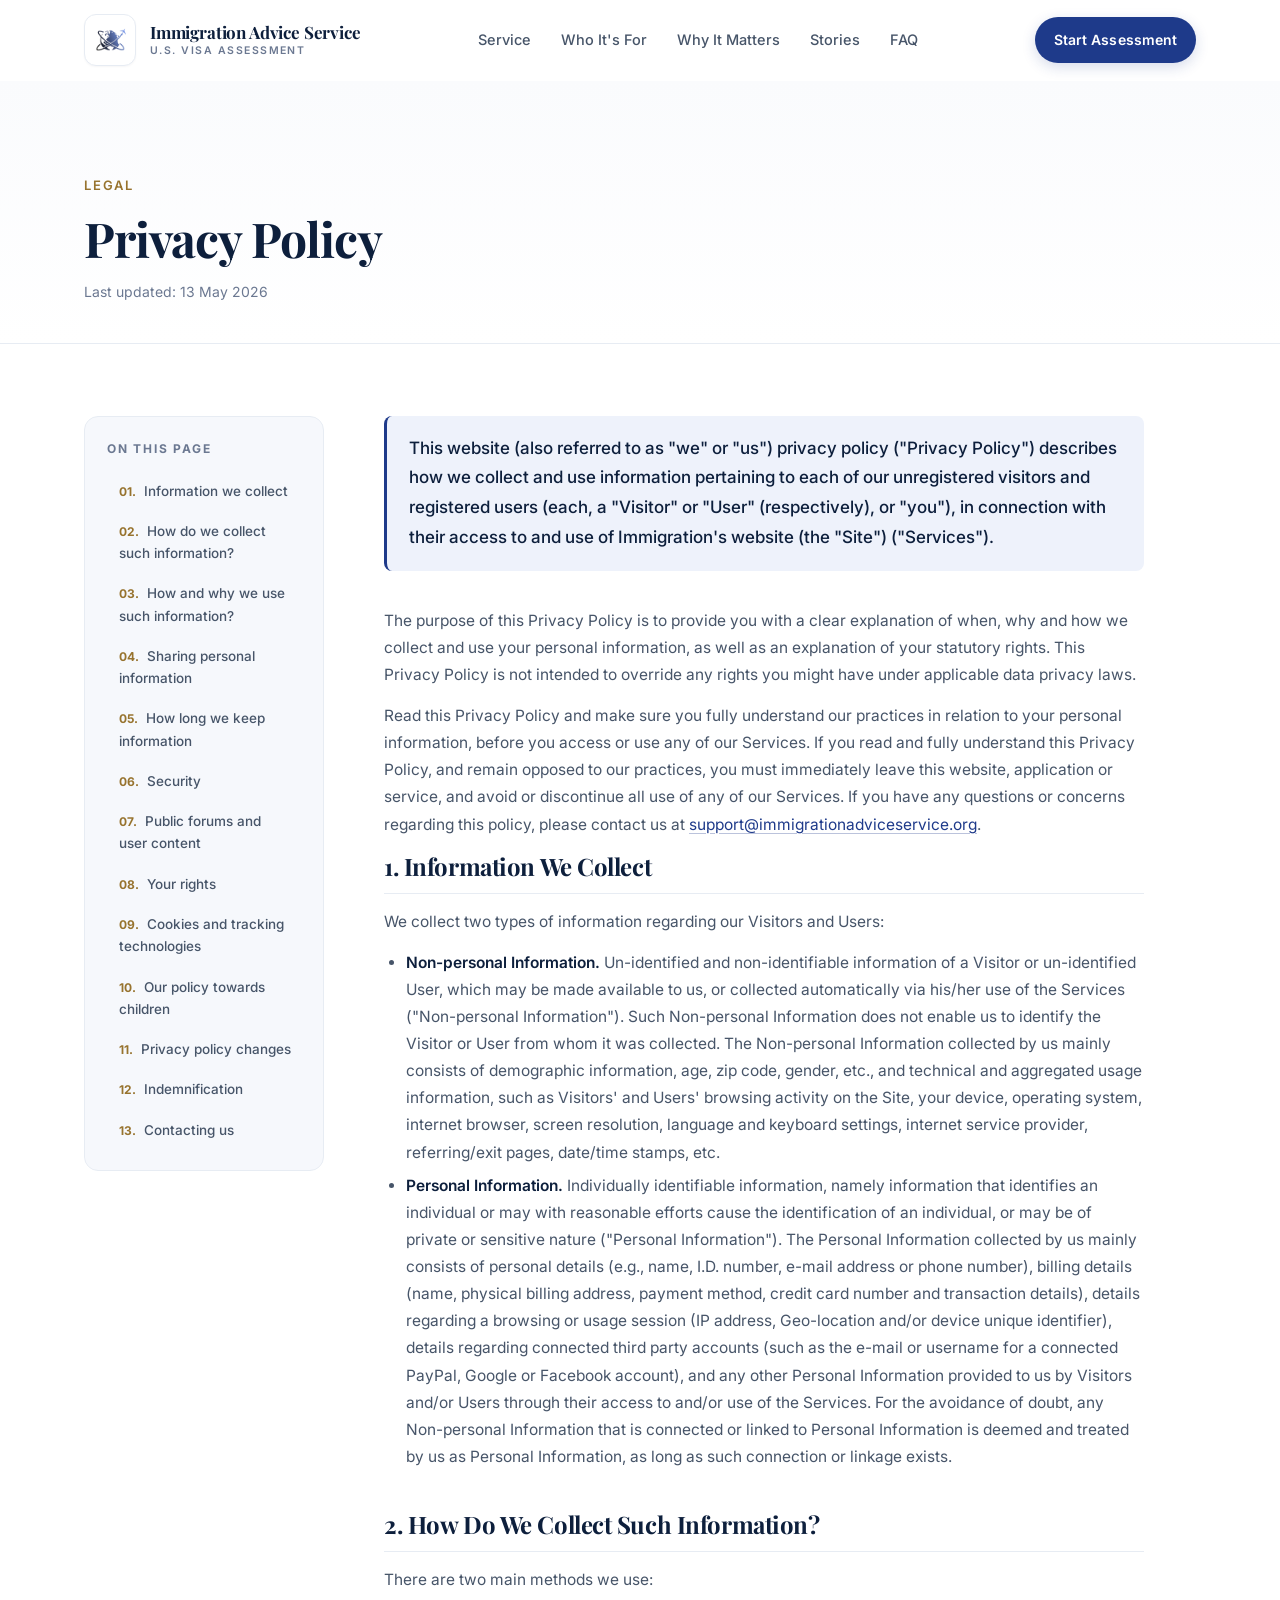
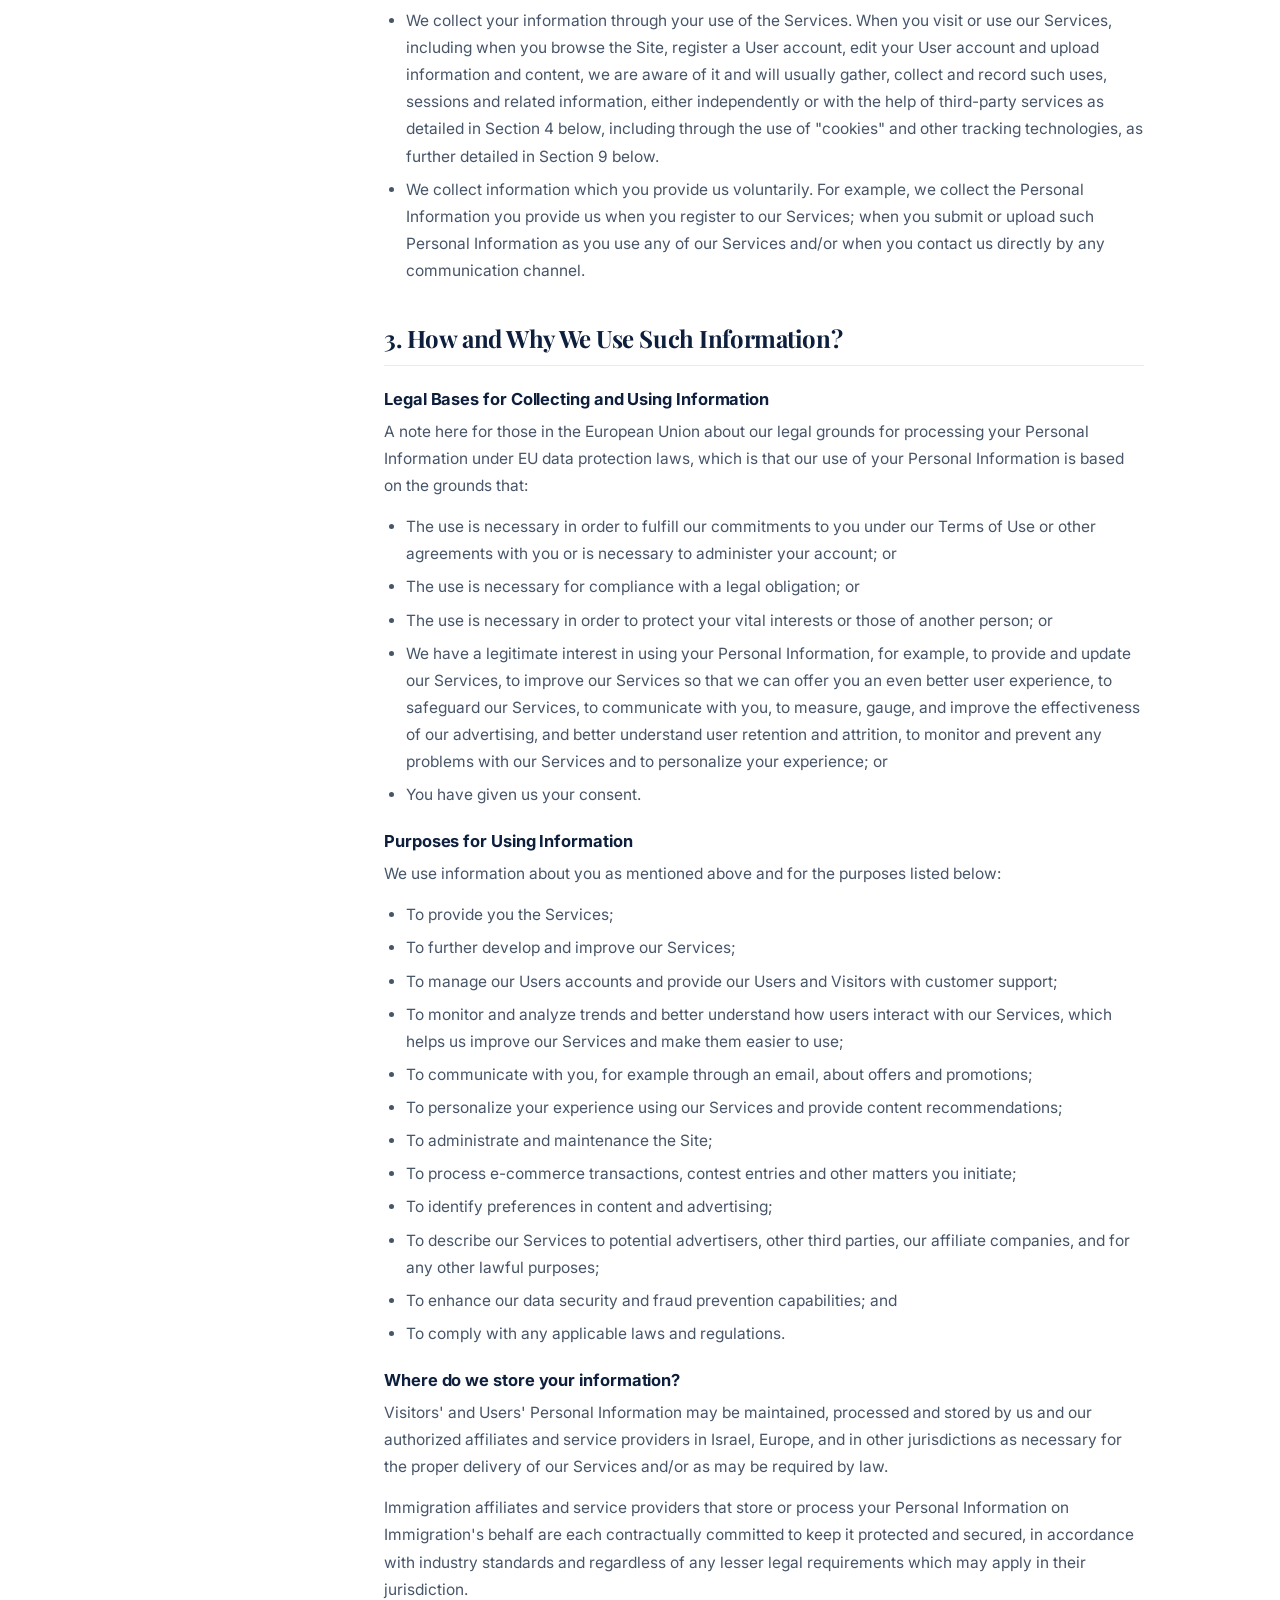
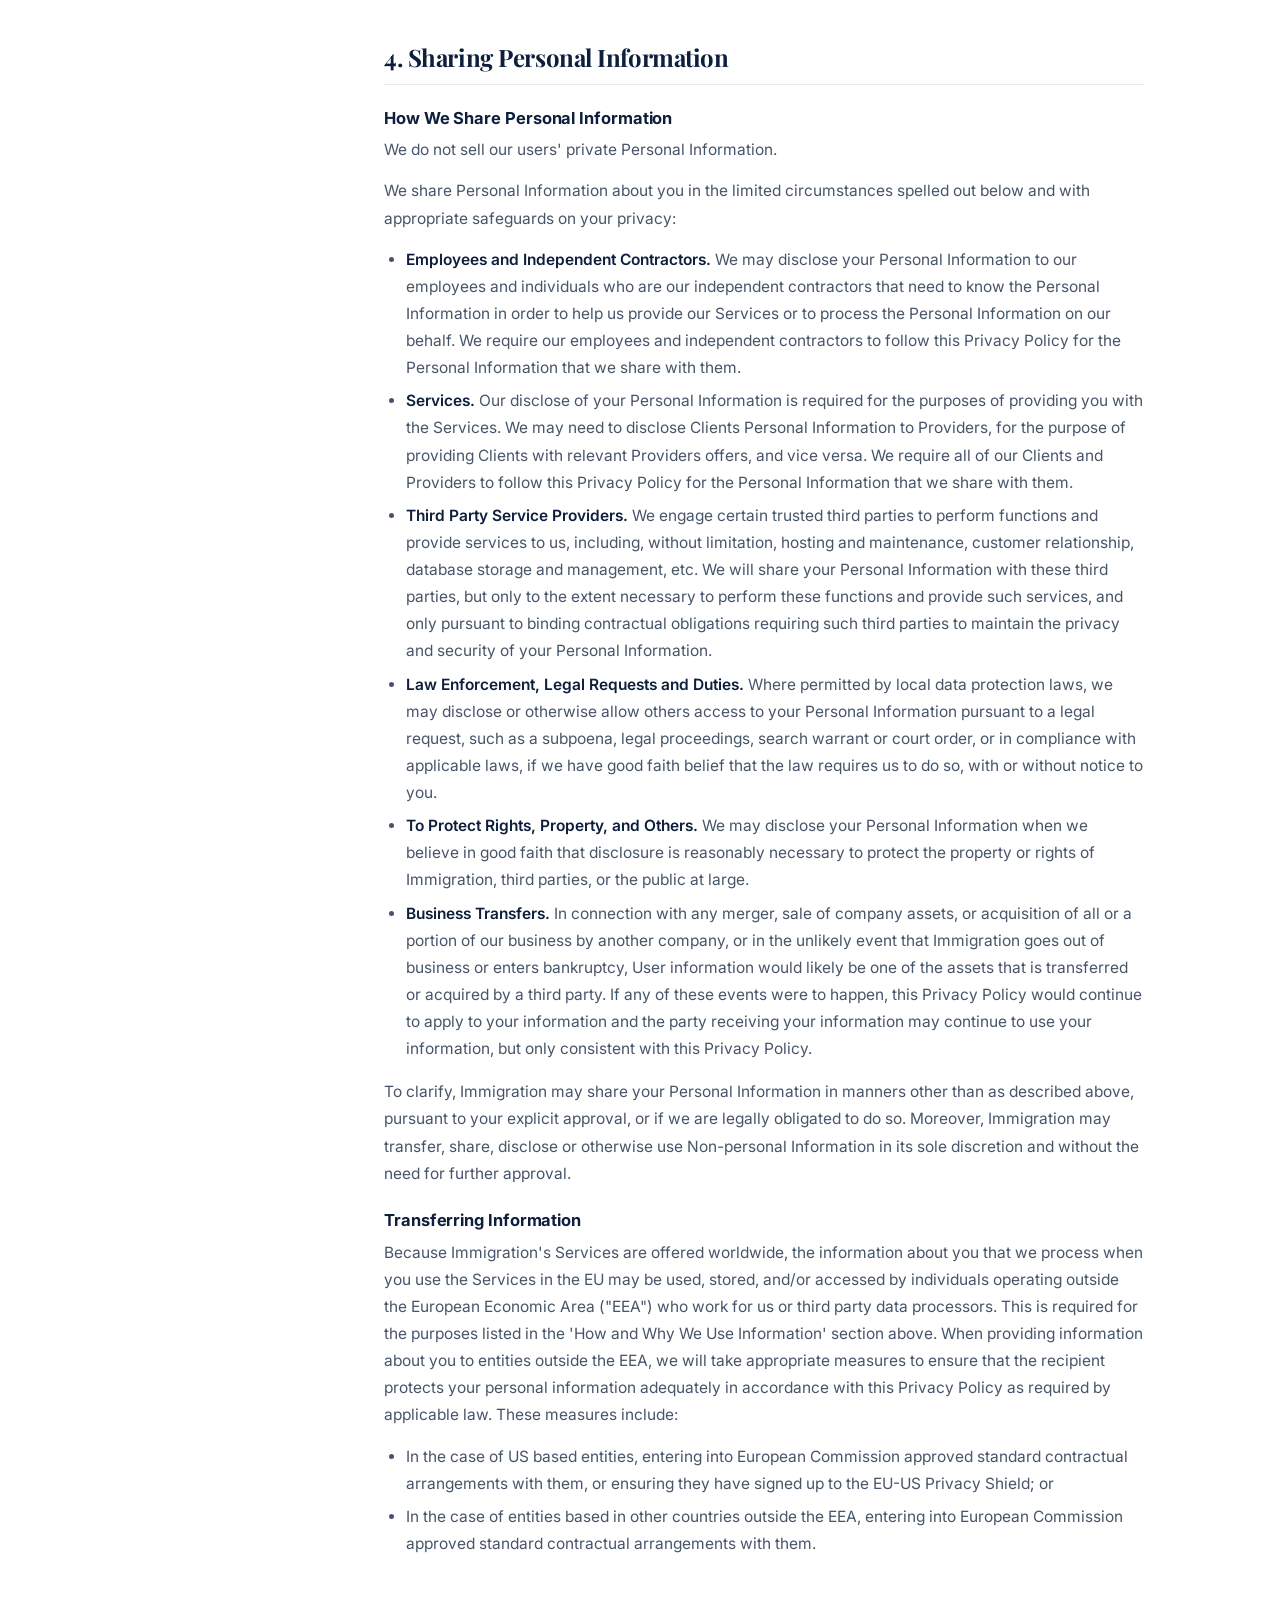
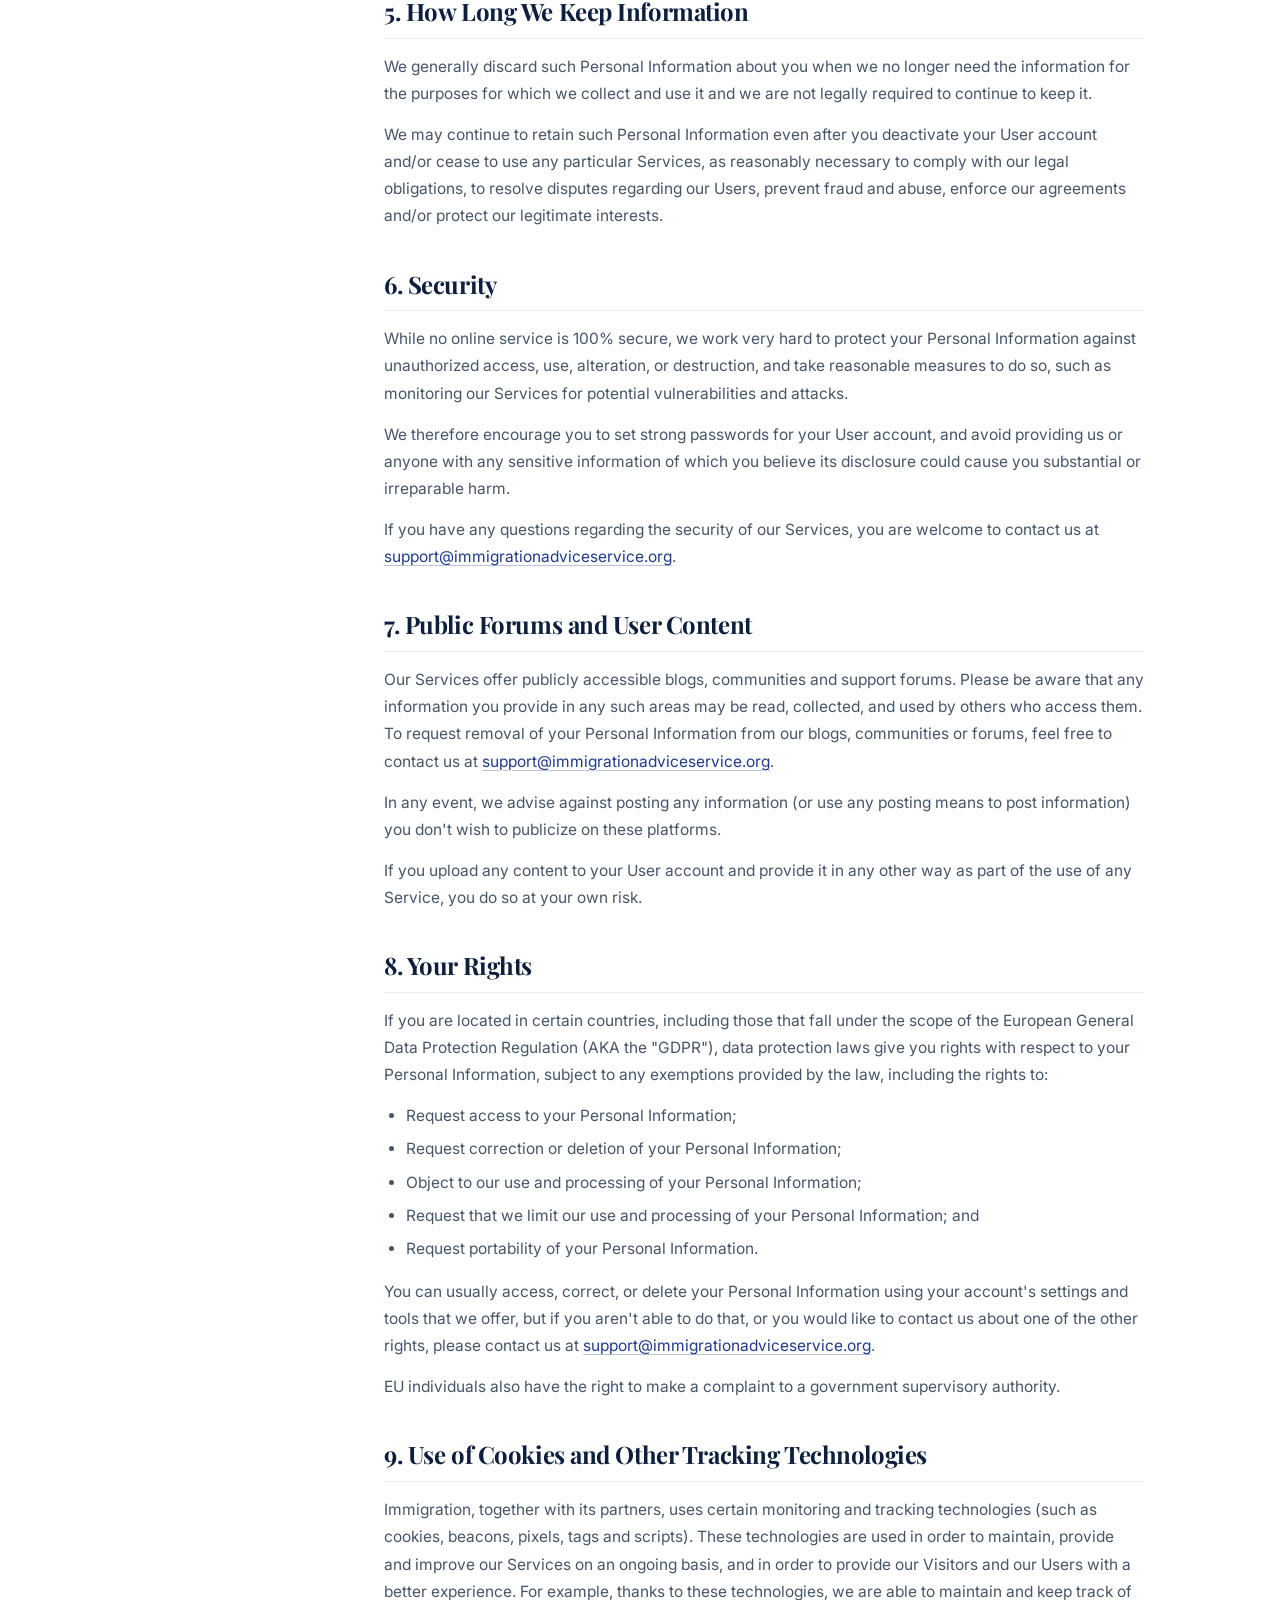
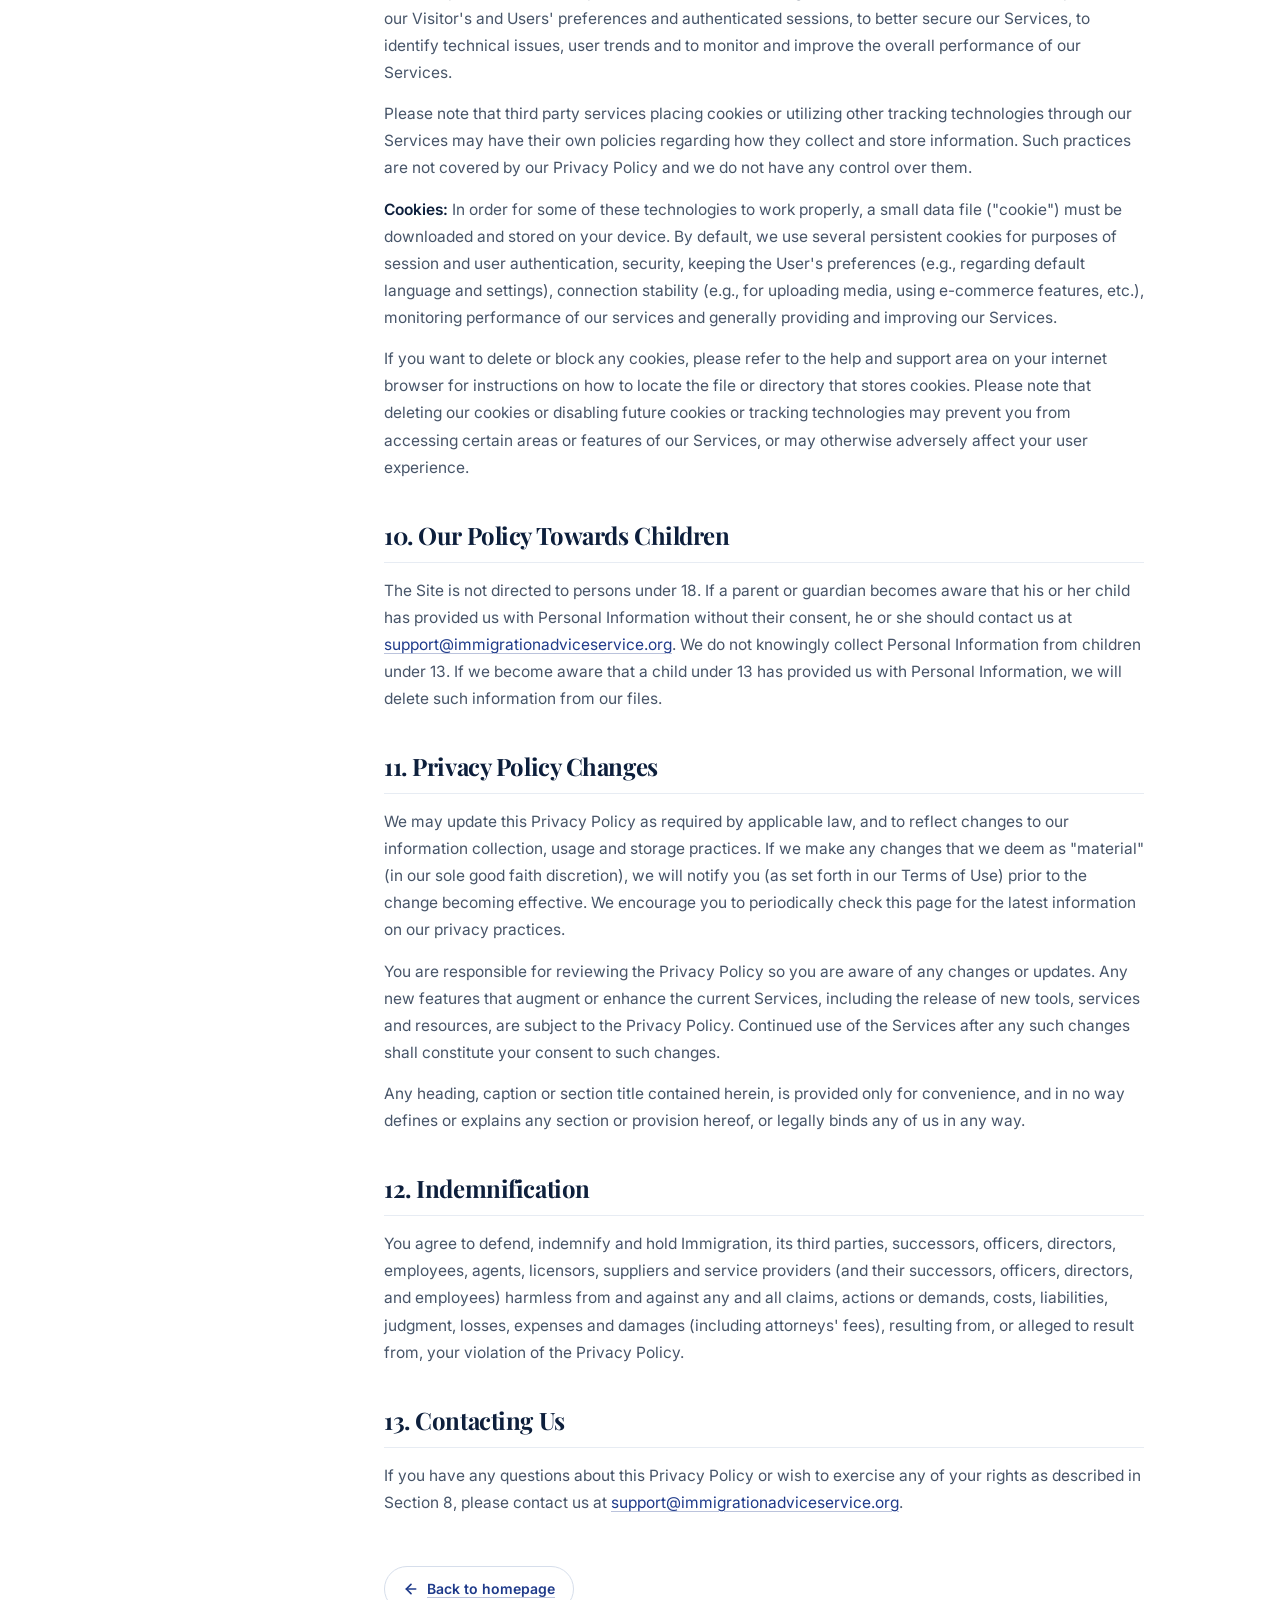
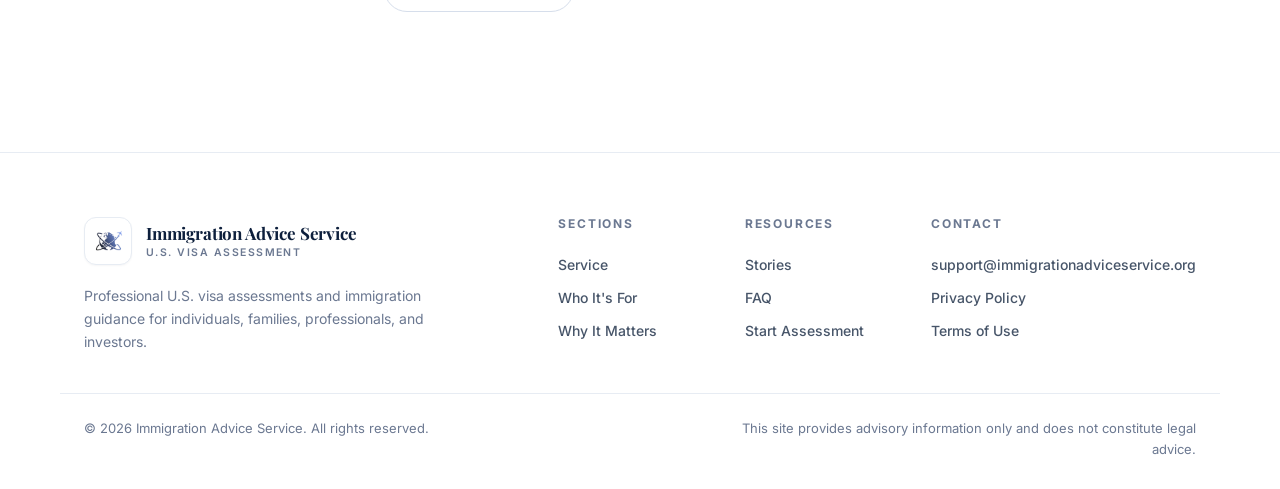
<file: privacy.html>
<!DOCTYPE html>
<html lang="en">
<head>
  <meta charset="UTF-8" />
  <meta name="viewport" content="width=device-width, initial-scale=1.0" />
  <meta name="theme-color" content="#0b2545" />
  <title>Privacy Policy — Immigration Advice Service</title>
  <meta name="description" content="How Immigration Advice Service collects, uses, and protects personal information through this website and our services." />
  <meta name="robots" content="index, follow" />
  <link rel="icon" type="image/png" href="logo.png" />
  <link rel="preconnect" href="https://fonts.googleapis.com" />
  <link rel="preconnect" href="https://fonts.gstatic.com" crossorigin />
  <link href="https://fonts.googleapis.com/css2?family=Inter:wght@400;500;600;700&family=Playfair+Display:wght@600;700&display=swap" rel="stylesheet" />
  <link rel="stylesheet" href="styles.css" />

  <!-- Google tag (gtag.js) — Google Ads conversion tracking -->
  <script async src="https://www.googletagmanager.com/gtag/js?id=AW-17626797273"></script>
  <script>
    window.dataLayer = window.dataLayer || [];
    function gtag(){dataLayer.push(arguments);}
    gtag('js', new Date());
    gtag('config', 'AW-17626797273');
  </script>
</head>
<body>

  <!-- ============== HEADER ============== -->
  <header class="site-header" id="siteHeader">
    <div class="container nav-wrap">
      <a href="index.html" class="brand" aria-label="Immigration Advice Service home">
        <span class="brand-logo-wrap">
          <img src="logo.png" alt="" class="brand-logo" width="48" height="48" />
        </span>
        <span class="brand-text">
          <strong>Immigration Advice Service</strong>
          <em>U.S. Visa Assessment</em>
        </span>
      </a>

      <nav class="primary-nav" aria-label="Primary">
        <a href="index.html#service">Service</a>
        <a href="index.html#who">Who It's For</a>
        <a href="index.html#why">Why It Matters</a>
        <a href="index.html#stories">Stories</a>
        <a href="index.html#faq">FAQ</a>
      </nav>

      <div class="nav-cta">
        <a href="https://immiworld.typeform.com/to/Icy9m6tf" target="_blank" rel="noopener" data-tf-popup="Icy9m6tf" data-tf-iframe-props="title=Visa Assessment" data-tf-medium="snippet" class="btn btn-primary btn-sm">Start Assessment</a>
        <button class="hamburger" id="hamburger" aria-label="Toggle menu" aria-expanded="false" aria-controls="mobileMenu">
          <span></span><span></span><span></span>
        </button>
      </div>
    </div>

    <div class="mobile-menu" id="mobileMenu" hidden>
      <a href="index.html#service">Service</a>
      <a href="index.html#who">Who It's For</a>
      <a href="index.html#why">Why It Matters</a>
      <a href="index.html#stories">Stories</a>
      <a href="index.html#faq">FAQ</a>
      <a href="https://immiworld.typeform.com/to/Icy9m6tf" target="_blank" rel="noopener" data-tf-popup="Icy9m6tf" data-tf-iframe-props="title=Visa Assessment" data-tf-medium="snippet" class="btn btn-primary">Start Assessment</a>
    </div>
  </header>

  <main>

    <!-- ============== HERO ============== -->
    <section class="legal-hero">
      <div class="container">
        <span class="eyebrow">Legal</span>
        <h1>Privacy Policy</h1>
        <p class="legal-meta">Last updated: 13 May 2026</p>
      </div>
    </section>

    <!-- ============== CONTENT ============== -->
    <section class="legal-section">
      <div class="container">
        <div class="legal-layout">

          <aside class="legal-toc" aria-label="Table of contents">
            <strong>On this page</strong>
            <ol>
              <li><a href="#s1">Information we collect</a></li>
              <li><a href="#s2">How do we collect such information?</a></li>
              <li><a href="#s3">How and why we use such information?</a></li>
              <li><a href="#s4">Sharing personal information</a></li>
              <li><a href="#s5">How long we keep information</a></li>
              <li><a href="#s6">Security</a></li>
              <li><a href="#s7">Public forums and user content</a></li>
              <li><a href="#s8">Your rights</a></li>
              <li><a href="#s9">Cookies and tracking technologies</a></li>
              <li><a href="#s10">Our policy towards children</a></li>
              <li><a href="#s11">Privacy policy changes</a></li>
              <li><a href="#s12">Indemnification</a></li>
              <li><a href="#s13">Contacting us</a></li>
            </ol>
          </aside>

          <article class="legal-content">

            <p class="lead-text">
              This website (also referred to as "we" or "us") privacy policy ("Privacy Policy") describes how we collect and use information pertaining to each of our unregistered visitors and registered users (each, a "Visitor" or "User" (respectively), or "you"), in connection with their access to and use of Immigration's website (the "Site") ("Services").
            </p>

            <p>The purpose of this Privacy Policy is to provide you with a clear explanation of when, why and how we collect and use your personal information, as well as an explanation of your statutory rights. This Privacy Policy is not intended to override any rights you might have under applicable data privacy laws.</p>

            <p>Read this Privacy Policy and make sure you fully understand our practices in relation to your personal information, before you access or use any of our Services. If you read and fully understand this Privacy Policy, and remain opposed to our practices, you must immediately leave this website, application or service, and avoid or discontinue all use of any of our Services. If you have any questions or concerns regarding this policy, please contact us at <a href="mailto:support@immigrationadviceservice.org">support@immigrationadviceservice.org</a>.</p>

            <section id="s1">
              <h2>1. Information We Collect</h2>
              <p>We collect two types of information regarding our Visitors and Users:</p>
              <ul>
                <li><strong>Non-personal Information.</strong> Un-identified and non-identifiable information of a Visitor or un-identified User, which may be made available to us, or collected automatically via his/her use of the Services ("Non-personal Information"). Such Non-personal Information does not enable us to identify the Visitor or User from whom it was collected. The Non-personal Information collected by us mainly consists of demographic information, age, zip code, gender, etc., and technical and aggregated usage information, such as Visitors' and Users' browsing activity on the Site, your device, operating system, internet browser, screen resolution, language and keyboard settings, internet service provider, referring/exit pages, date/time stamps, etc.</li>
                <li><strong>Personal Information.</strong> Individually identifiable information, namely information that identifies an individual or may with reasonable efforts cause the identification of an individual, or may be of private or sensitive nature ("Personal Information"). The Personal Information collected by us mainly consists of personal details (e.g., name, I.D. number, e-mail address or phone number), billing details (name, physical billing address, payment method, credit card number and transaction details), details regarding a browsing or usage session (IP address, Geo-location and/or device unique identifier), details regarding connected third party accounts (such as the e-mail or username for a connected PayPal, Google or Facebook account), and any other Personal Information provided to us by Visitors and/or Users through their access to and/or use of the Services. For the avoidance of doubt, any Non-personal Information that is connected or linked to Personal Information is deemed and treated by us as Personal Information, as long as such connection or linkage exists.</li>
              </ul>
            </section>

            <section id="s2">
              <h2>2. How Do We Collect Such Information?</h2>
              <p>There are two main methods we use:</p>
              <ul>
                <li>We collect your information through your use of the Services. When you visit or use our Services, including when you browse the Site, register a User account, edit your User account and upload information and content, we are aware of it and will usually gather, collect and record such uses, sessions and related information, either independently or with the help of third-party services as detailed in Section 4 below, including through the use of "cookies" and other tracking technologies, as further detailed in Section 9 below.</li>
                <li>We collect information which you provide us voluntarily. For example, we collect the Personal Information you provide us when you register to our Services; when you submit or upload such Personal Information as you use any of our Services and/or when you contact us directly by any communication channel.</li>
              </ul>
            </section>

            <section id="s3">
              <h2>3. How and Why We Use Such Information?</h2>

              <h3>Legal Bases for Collecting and Using Information</h3>
              <p>A note here for those in the European Union about our legal grounds for processing your Personal Information under EU data protection laws, which is that our use of your Personal Information is based on the grounds that:</p>
              <ul>
                <li>The use is necessary in order to fulfill our commitments to you under our Terms of Use or other agreements with you or is necessary to administer your account; or</li>
                <li>The use is necessary for compliance with a legal obligation; or</li>
                <li>The use is necessary in order to protect your vital interests or those of another person; or</li>
                <li>We have a legitimate interest in using your Personal Information, for example, to provide and update our Services, to improve our Services so that we can offer you an even better user experience, to safeguard our Services, to communicate with you, to measure, gauge, and improve the effectiveness of our advertising, and better understand user retention and attrition, to monitor and prevent any problems with our Services and to personalize your experience; or</li>
                <li>You have given us your consent.</li>
              </ul>

              <h3>Purposes for Using Information</h3>
              <p>We use information about you as mentioned above and for the purposes listed below:</p>
              <ul>
                <li>To provide you the Services;</li>
                <li>To further develop and improve our Services;</li>
                <li>To manage our Users accounts and provide our Users and Visitors with customer support;</li>
                <li>To monitor and analyze trends and better understand how users interact with our Services, which helps us improve our Services and make them easier to use;</li>
                <li>To communicate with you, for example through an email, about offers and promotions;</li>
                <li>To personalize your experience using our Services and provide content recommendations;</li>
                <li>To administrate and maintenance the Site;</li>
                <li>To process e-commerce transactions, contest entries and other matters you initiate;</li>
                <li>To identify preferences in content and advertising;</li>
                <li>To describe our Services to potential advertisers, other third parties, our affiliate companies, and for any other lawful purposes;</li>
                <li>To enhance our data security and fraud prevention capabilities; and</li>
                <li>To comply with any applicable laws and regulations.</li>
              </ul>

              <h3>Where do we store your information?</h3>
              <p>Visitors' and Users' Personal Information may be maintained, processed and stored by us and our authorized affiliates and service providers in Israel, Europe, and in other jurisdictions as necessary for the proper delivery of our Services and/or as may be required by law.</p>
              <p>Immigration affiliates and service providers that store or process your Personal Information on Immigration's behalf are each contractually committed to keep it protected and secured, in accordance with industry standards and regardless of any lesser legal requirements which may apply in their jurisdiction.</p>
            </section>

            <section id="s4">
              <h2>4. Sharing Personal Information</h2>

              <h3>How We Share Personal Information</h3>
              <p>We do not sell our users' private Personal Information.</p>
              <p>We share Personal Information about you in the limited circumstances spelled out below and with appropriate safeguards on your privacy:</p>
              <ul>
                <li><strong>Employees and Independent Contractors.</strong> We may disclose your Personal Information to our employees and individuals who are our independent contractors that need to know the Personal Information in order to help us provide our Services or to process the Personal Information on our behalf. We require our employees and independent contractors to follow this Privacy Policy for the Personal Information that we share with them.</li>
                <li><strong>Services.</strong> Our disclose of your Personal Information is required for the purposes of providing you with the Services. We may need to disclose Clients Personal Information to Providers, for the purpose of providing Clients with relevant Providers offers, and vice versa. We require all of our Clients and Providers to follow this Privacy Policy for the Personal Information that we share with them.</li>
                <li><strong>Third Party Service Providers.</strong> We engage certain trusted third parties to perform functions and provide services to us, including, without limitation, hosting and maintenance, customer relationship, database storage and management, etc. We will share your Personal Information with these third parties, but only to the extent necessary to perform these functions and provide such services, and only pursuant to binding contractual obligations requiring such third parties to maintain the privacy and security of your Personal Information.</li>
                <li><strong>Law Enforcement, Legal Requests and Duties.</strong> Where permitted by local data protection laws, we may disclose or otherwise allow others access to your Personal Information pursuant to a legal request, such as a subpoena, legal proceedings, search warrant or court order, or in compliance with applicable laws, if we have good faith belief that the law requires us to do so, with or without notice to you.</li>
                <li><strong>To Protect Rights, Property, and Others.</strong> We may disclose your Personal Information when we believe in good faith that disclosure is reasonably necessary to protect the property or rights of Immigration, third parties, or the public at large.</li>
                <li><strong>Business Transfers.</strong> In connection with any merger, sale of company assets, or acquisition of all or a portion of our business by another company, or in the unlikely event that Immigration goes out of business or enters bankruptcy, User information would likely be one of the assets that is transferred or acquired by a third party. If any of these events were to happen, this Privacy Policy would continue to apply to your information and the party receiving your information may continue to use your information, but only consistent with this Privacy Policy.</li>
              </ul>
              <p>To clarify, Immigration may share your Personal Information in manners other than as described above, pursuant to your explicit approval, or if we are legally obligated to do so. Moreover, Immigration may transfer, share, disclose or otherwise use Non-personal Information in its sole discretion and without the need for further approval.</p>

              <h3>Transferring Information</h3>
              <p>Because Immigration's Services are offered worldwide, the information about you that we process when you use the Services in the EU may be used, stored, and/or accessed by individuals operating outside the European Economic Area ("EEA") who work for us or third party data processors. This is required for the purposes listed in the 'How and Why We Use Information' section above. When providing information about you to entities outside the EEA, we will take appropriate measures to ensure that the recipient protects your personal information adequately in accordance with this Privacy Policy as required by applicable law. These measures include:</p>
              <ul>
                <li>In the case of US based entities, entering into European Commission approved standard contractual arrangements with them, or ensuring they have signed up to the EU-US Privacy Shield; or</li>
                <li>In the case of entities based in other countries outside the EEA, entering into European Commission approved standard contractual arrangements with them.</li>
              </ul>
            </section>

            <section id="s5">
              <h2>5. How Long We Keep Information</h2>
              <p>We generally discard such Personal Information about you when we no longer need the information for the purposes for which we collect and use it and we are not legally required to continue to keep it.</p>
              <p>We may continue to retain such Personal Information even after you deactivate your User account and/or cease to use any particular Services, as reasonably necessary to comply with our legal obligations, to resolve disputes regarding our Users, prevent fraud and abuse, enforce our agreements and/or protect our legitimate interests.</p>
            </section>

            <section id="s6">
              <h2>6. Security</h2>
              <p>While no online service is 100% secure, we work very hard to protect your Personal Information against unauthorized access, use, alteration, or destruction, and take reasonable measures to do so, such as monitoring our Services for potential vulnerabilities and attacks.</p>
              <p>We therefore encourage you to set strong passwords for your User account, and avoid providing us or anyone with any sensitive information of which you believe its disclosure could cause you substantial or irreparable harm.</p>
              <p>If you have any questions regarding the security of our Services, you are welcome to contact us at <a href="mailto:support@immigrationadviceservice.org">support@immigrationadviceservice.org</a>.</p>
            </section>

            <section id="s7">
              <h2>7. Public Forums and User Content</h2>
              <p>Our Services offer publicly accessible blogs, communities and support forums. Please be aware that any information you provide in any such areas may be read, collected, and used by others who access them. To request removal of your Personal Information from our blogs, communities or forums, feel free to contact us at <a href="mailto:support@immigrationadviceservice.org">support@immigrationadviceservice.org</a>.</p>
              <p>In any event, we advise against posting any information (or use any posting means to post information) you don't wish to publicize on these platforms.</p>
              <p>If you upload any content to your User account and provide it in any other way as part of the use of any Service, you do so at your own risk.</p>
            </section>

            <section id="s8">
              <h2>8. Your Rights</h2>
              <p>If you are located in certain countries, including those that fall under the scope of the European General Data Protection Regulation (AKA the "GDPR"), data protection laws give you rights with respect to your Personal Information, subject to any exemptions provided by the law, including the rights to:</p>
              <ul>
                <li>Request access to your Personal Information;</li>
                <li>Request correction or deletion of your Personal Information;</li>
                <li>Object to our use and processing of your Personal Information;</li>
                <li>Request that we limit our use and processing of your Personal Information; and</li>
                <li>Request portability of your Personal Information.</li>
              </ul>
              <p>You can usually access, correct, or delete your Personal Information using your account's settings and tools that we offer, but if you aren't able to do that, or you would like to contact us about one of the other rights, please contact us at <a href="mailto:support@immigrationadviceservice.org">support@immigrationadviceservice.org</a>.</p>
              <p>EU individuals also have the right to make a complaint to a government supervisory authority.</p>
            </section>

            <section id="s9">
              <h2>9. Use of Cookies and Other Tracking Technologies</h2>
              <p>Immigration, together with its partners, uses certain monitoring and tracking technologies (such as cookies, beacons, pixels, tags and scripts). These technologies are used in order to maintain, provide and improve our Services on an ongoing basis, and in order to provide our Visitors and our Users with a better experience. For example, thanks to these technologies, we are able to maintain and keep track of our Visitor's and Users' preferences and authenticated sessions, to better secure our Services, to identify technical issues, user trends and to monitor and improve the overall performance of our Services.</p>
              <p>Please note that third party services placing cookies or utilizing other tracking technologies through our Services may have their own policies regarding how they collect and store information. Such practices are not covered by our Privacy Policy and we do not have any control over them.</p>
              <p><strong>Cookies:</strong> In order for some of these technologies to work properly, a small data file ("cookie") must be downloaded and stored on your device. By default, we use several persistent cookies for purposes of session and user authentication, security, keeping the User's preferences (e.g., regarding default language and settings), connection stability (e.g., for uploading media, using e-commerce features, etc.), monitoring performance of our services and generally providing and improving our Services.</p>
              <p>If you want to delete or block any cookies, please refer to the help and support area on your internet browser for instructions on how to locate the file or directory that stores cookies. Please note that deleting our cookies or disabling future cookies or tracking technologies may prevent you from accessing certain areas or features of our Services, or may otherwise adversely affect your user experience.</p>
            </section>

            <section id="s10">
              <h2>10. Our Policy Towards Children</h2>
              <p>The Site is not directed to persons under 18. If a parent or guardian becomes aware that his or her child has provided us with Personal Information without their consent, he or she should contact us at <a href="mailto:support@immigrationadviceservice.org">support@immigrationadviceservice.org</a>. We do not knowingly collect Personal Information from children under 13. If we become aware that a child under 13 has provided us with Personal Information, we will delete such information from our files.</p>
            </section>

            <section id="s11">
              <h2>11. Privacy Policy Changes</h2>
              <p>We may update this Privacy Policy as required by applicable law, and to reflect changes to our information collection, usage and storage practices. If we make any changes that we deem as "material" (in our sole good faith discretion), we will notify you (as set forth in our Terms of Use) prior to the change becoming effective. We encourage you to periodically check this page for the latest information on our privacy practices.</p>
              <p>You are responsible for reviewing the Privacy Policy so you are aware of any changes or updates. Any new features that augment or enhance the current Services, including the release of new tools, services and resources, are subject to the Privacy Policy. Continued use of the Services after any such changes shall constitute your consent to such changes.</p>
              <p>Any heading, caption or section title contained herein, is provided only for convenience, and in no way defines or explains any section or provision hereof, or legally binds any of us in any way.</p>
            </section>

            <section id="s12">
              <h2>12. Indemnification</h2>
              <p>You agree to defend, indemnify and hold Immigration, its third parties, successors, officers, directors, employees, agents, licensors, suppliers and service providers (and their successors, officers, directors, and employees) harmless from and against any and all claims, actions or demands, costs, liabilities, judgment, losses, expenses and damages (including attorneys' fees), resulting from, or alleged to result from, your violation of the Privacy Policy.</p>
            </section>

            <section id="s13">
              <h2>13. Contacting Us</h2>
              <p>If you have any questions about this Privacy Policy or wish to exercise any of your rights as described in Section 8, please contact us at <a href="mailto:support@immigrationadviceservice.org">support@immigrationadviceservice.org</a>.</p>
              <a href="index.html" class="legal-back">
                <svg width="16" height="16" viewBox="0 0 24 24" fill="none" stroke="currentColor" stroke-width="2.5" stroke-linecap="round" stroke-linejoin="round"><path d="M19 12H5"/><path d="m12 19-7-7 7-7"/></svg>
                Back to homepage
              </a>
            </section>

          </article>
        </div>
      </div>
    </section>

  </main>

  <!-- ============== FOOTER ============== -->
  <footer class="site-footer">
    <div class="container footer-inner">
      <div class="footer-brand">
        <a href="index.html" class="brand">
          <span class="brand-logo-wrap">
            <img src="logo.png" alt="" class="brand-logo" width="44" height="44" />
          </span>
          <span class="brand-text">
            <strong>Immigration Advice Service</strong>
            <em>U.S. Visa Assessment</em>
          </span>
        </a>
        <p>Professional U.S. visa assessments and immigration guidance for individuals, families, professionals, and investors.</p>
      </div>

      <div class="footer-cols">
        <div class="footer-col">
          <h4>Sections</h4>
          <a href="index.html#service">Service</a>
          <a href="index.html#who">Who It's For</a>
          <a href="index.html#why">Why It Matters</a>
        </div>
        <div class="footer-col">
          <h4>Resources</h4>
          <a href="index.html#stories">Stories</a>
          <a href="index.html#faq">FAQ</a>
          <a href="https://immiworld.typeform.com/to/Icy9m6tf" target="_blank" rel="noopener" data-tf-popup="Icy9m6tf" data-tf-iframe-props="title=Visa Assessment" data-tf-medium="snippet">Start Assessment</a>
        </div>
        <div class="footer-col">
          <h4>Contact</h4>
          <a href="mailto:support@immigrationadviceservice.org">support@immigrationadviceservice.org</a>
          <a href="privacy.html">Privacy Policy</a>
          <a href="terms.html">Terms of Use</a>
        </div>
      </div>
    </div>

    <div class="container footer-bottom">
      <span>© <span id="year"></span> Immigration Advice Service. All rights reserved.</span>
      <span class="footer-disclaimer">This site provides advisory information only and does not constitute legal advice.</span>
    </div>
  </footer>

  <script src="//embed.typeform.com/next/embed.js" async></script>
  <script src="script.js"></script>
</body>
</html>
</file>
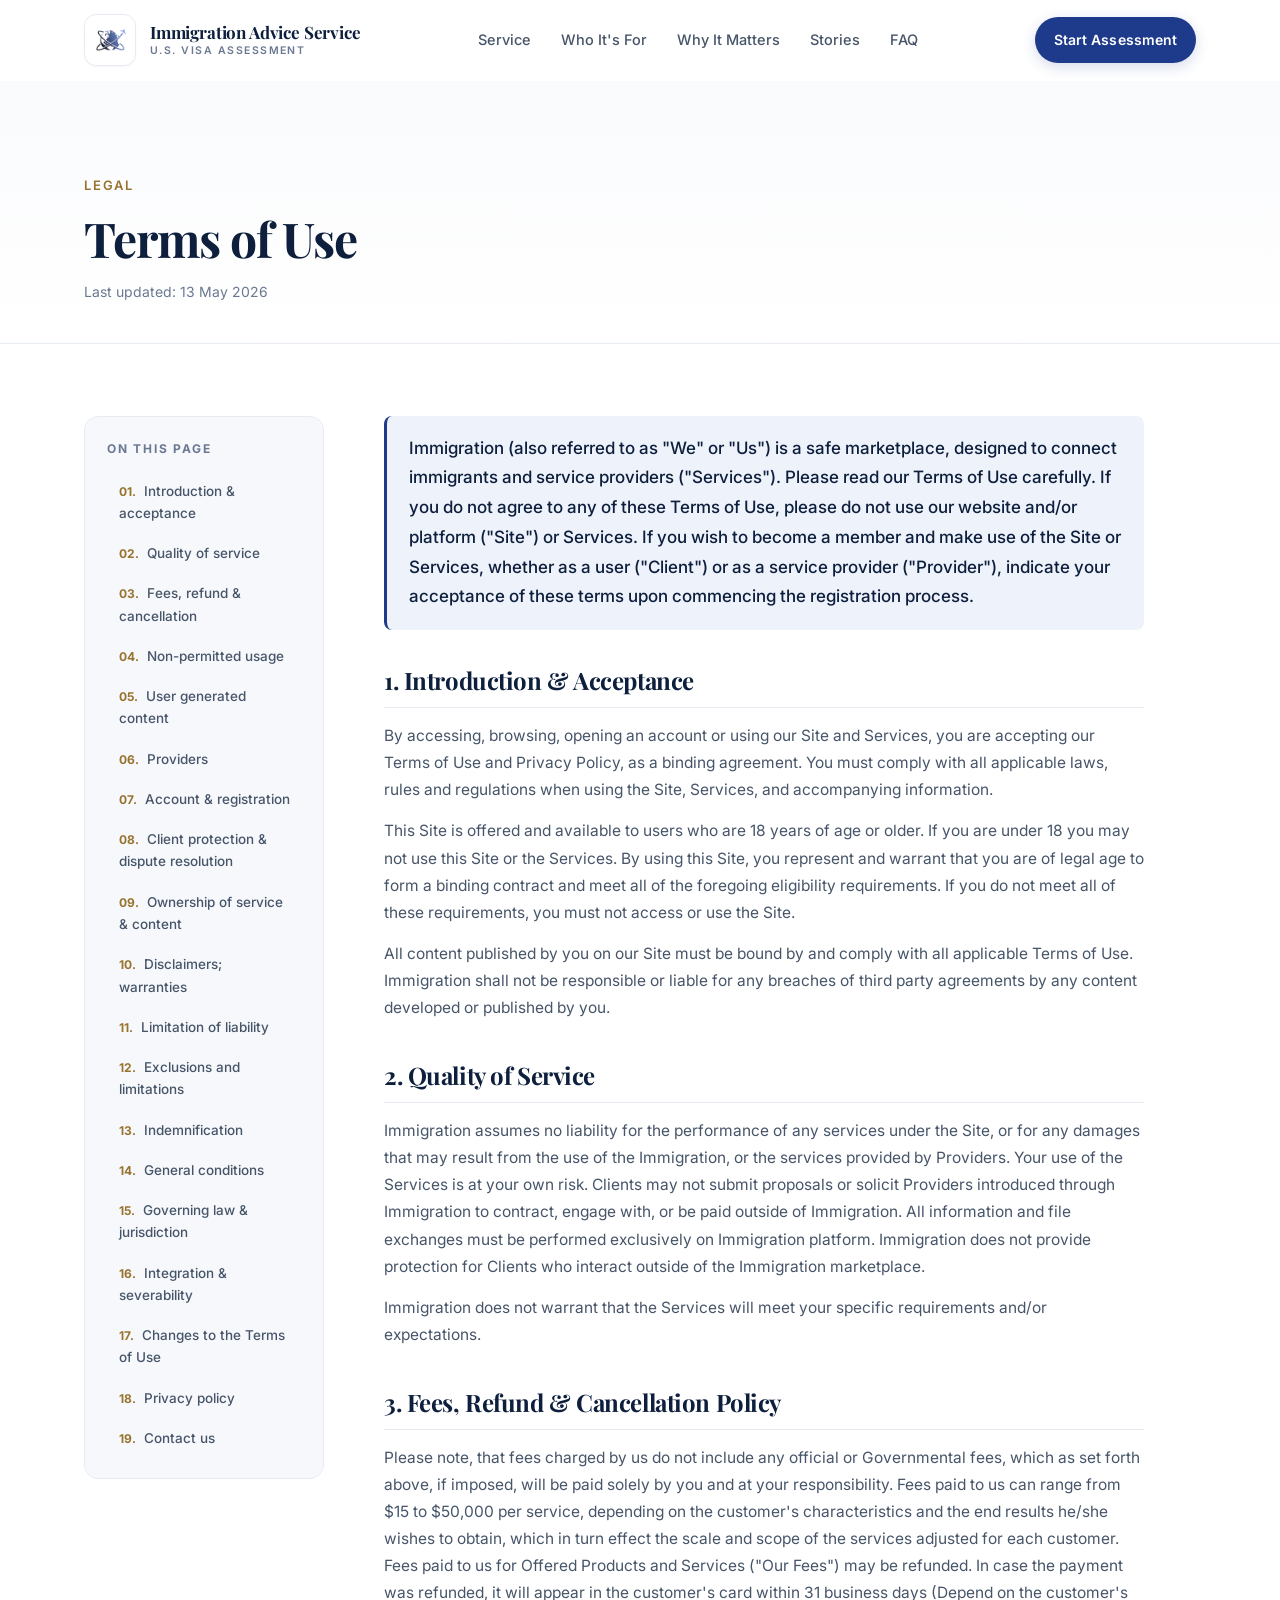
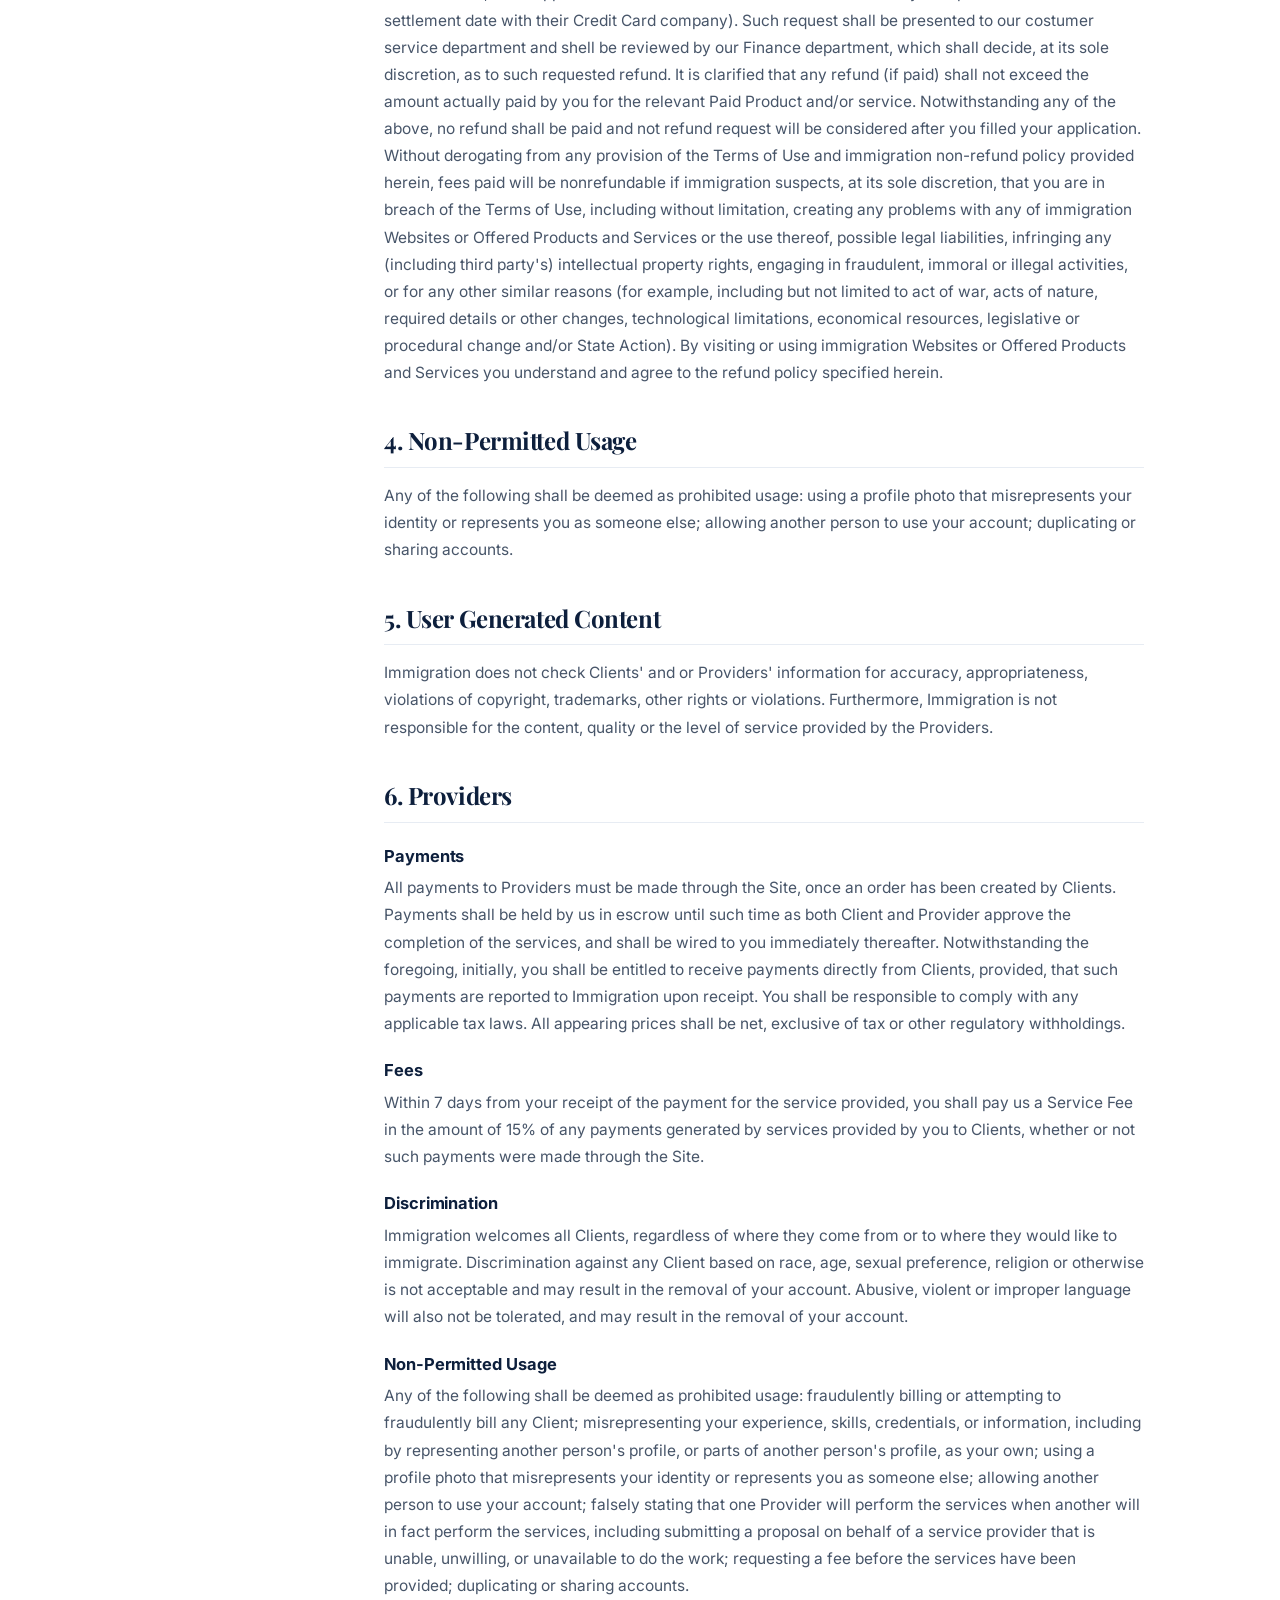
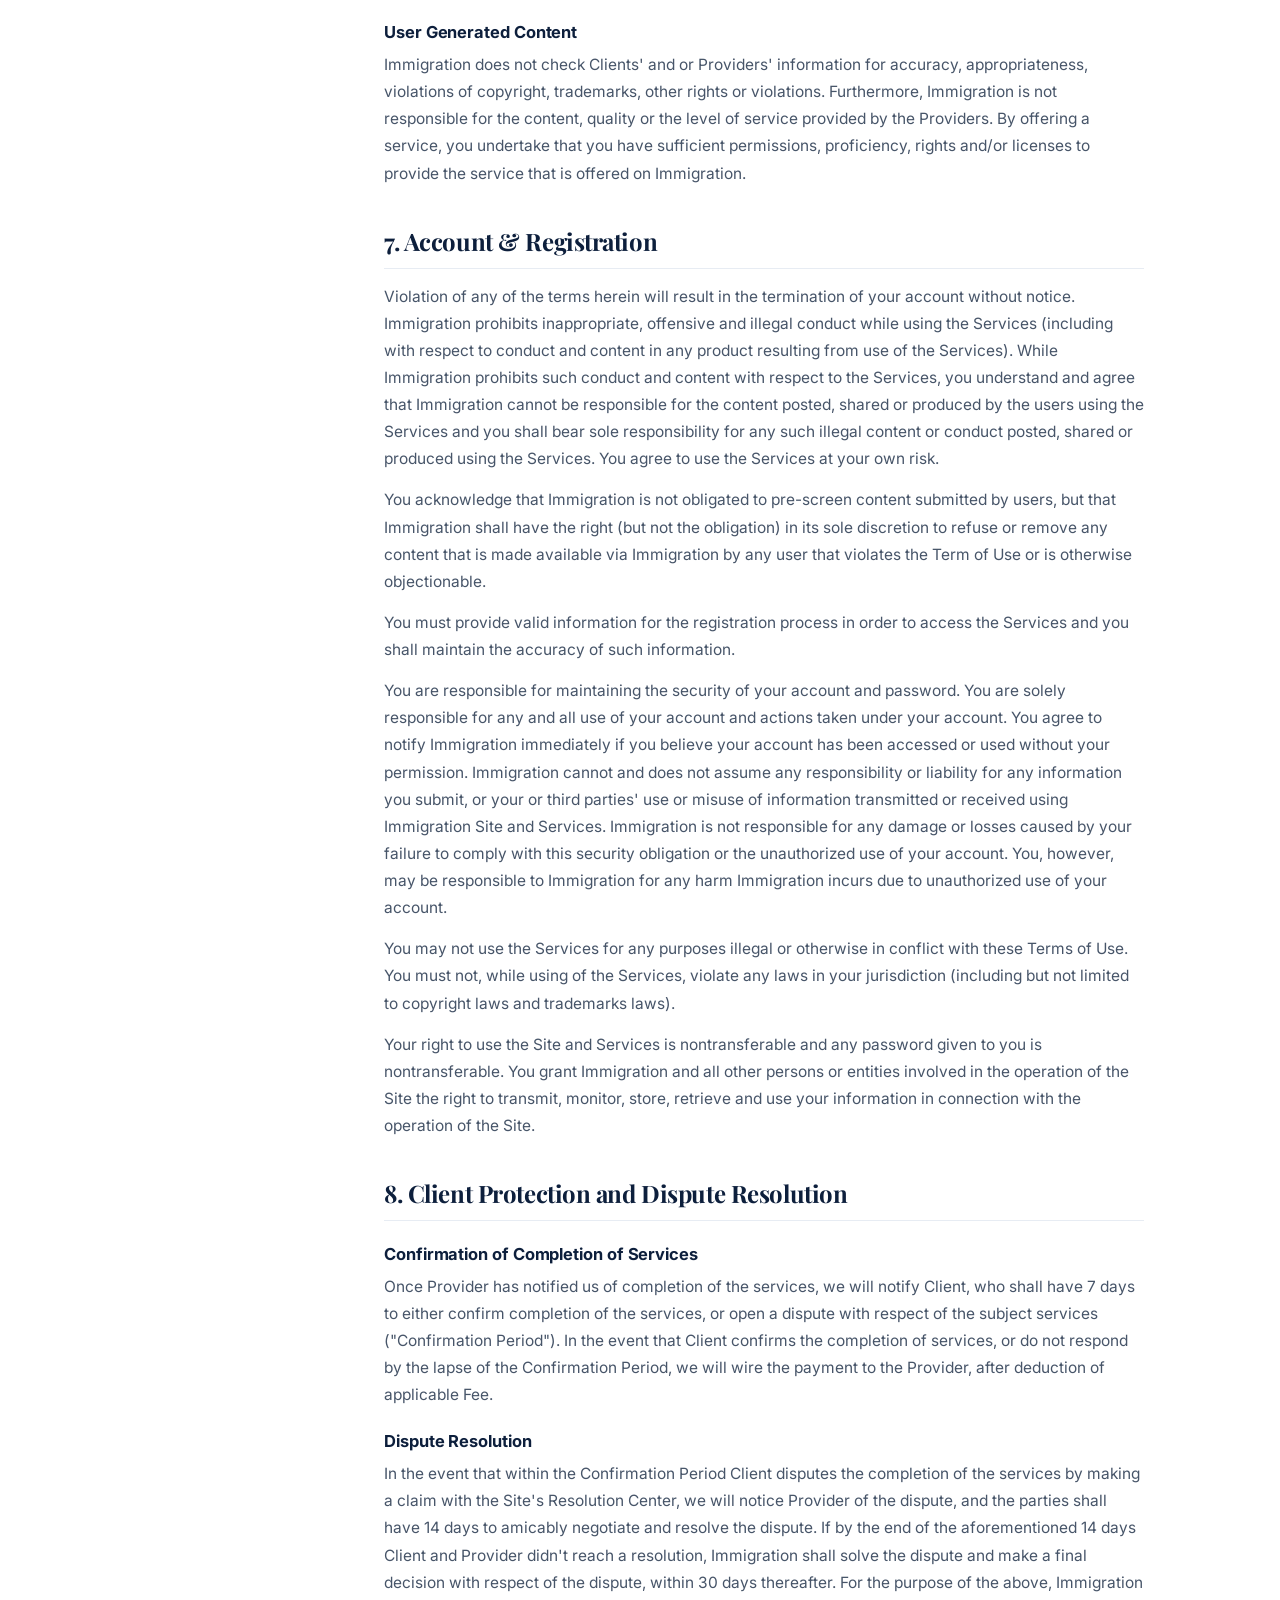
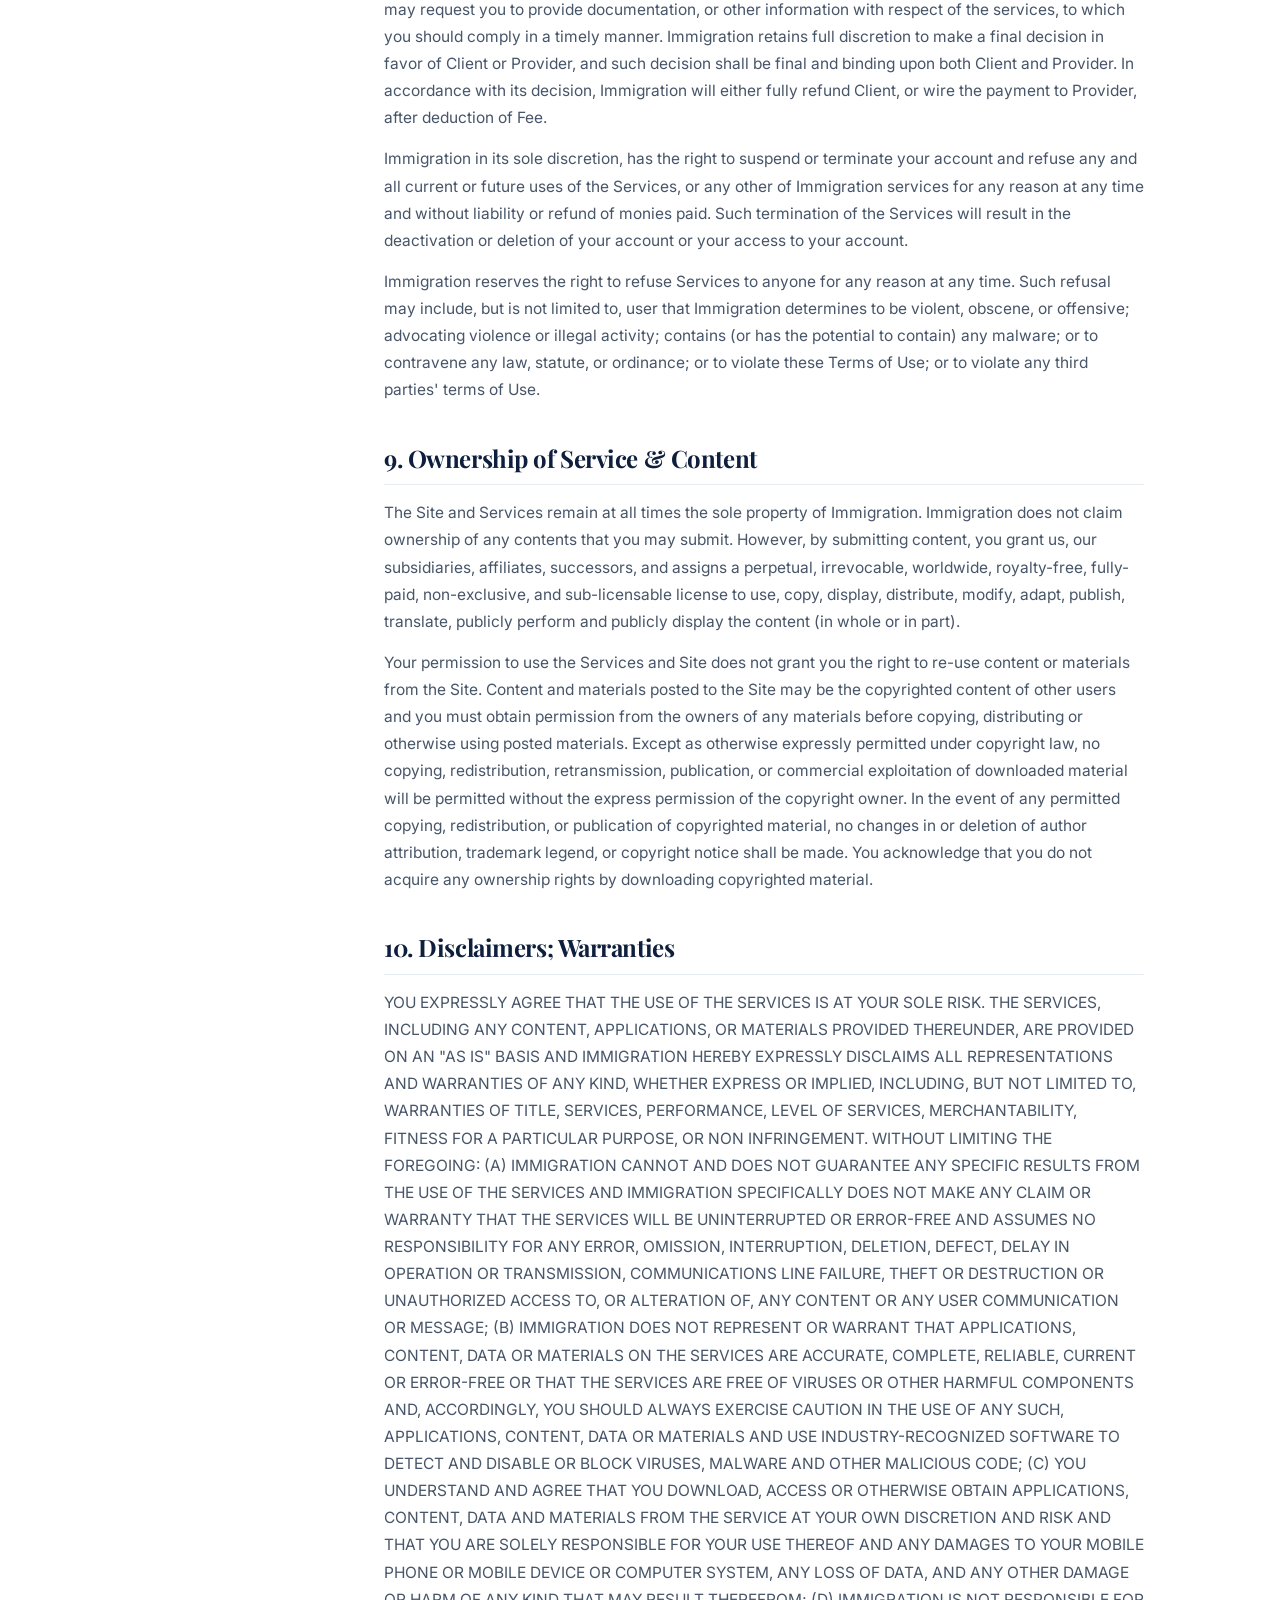
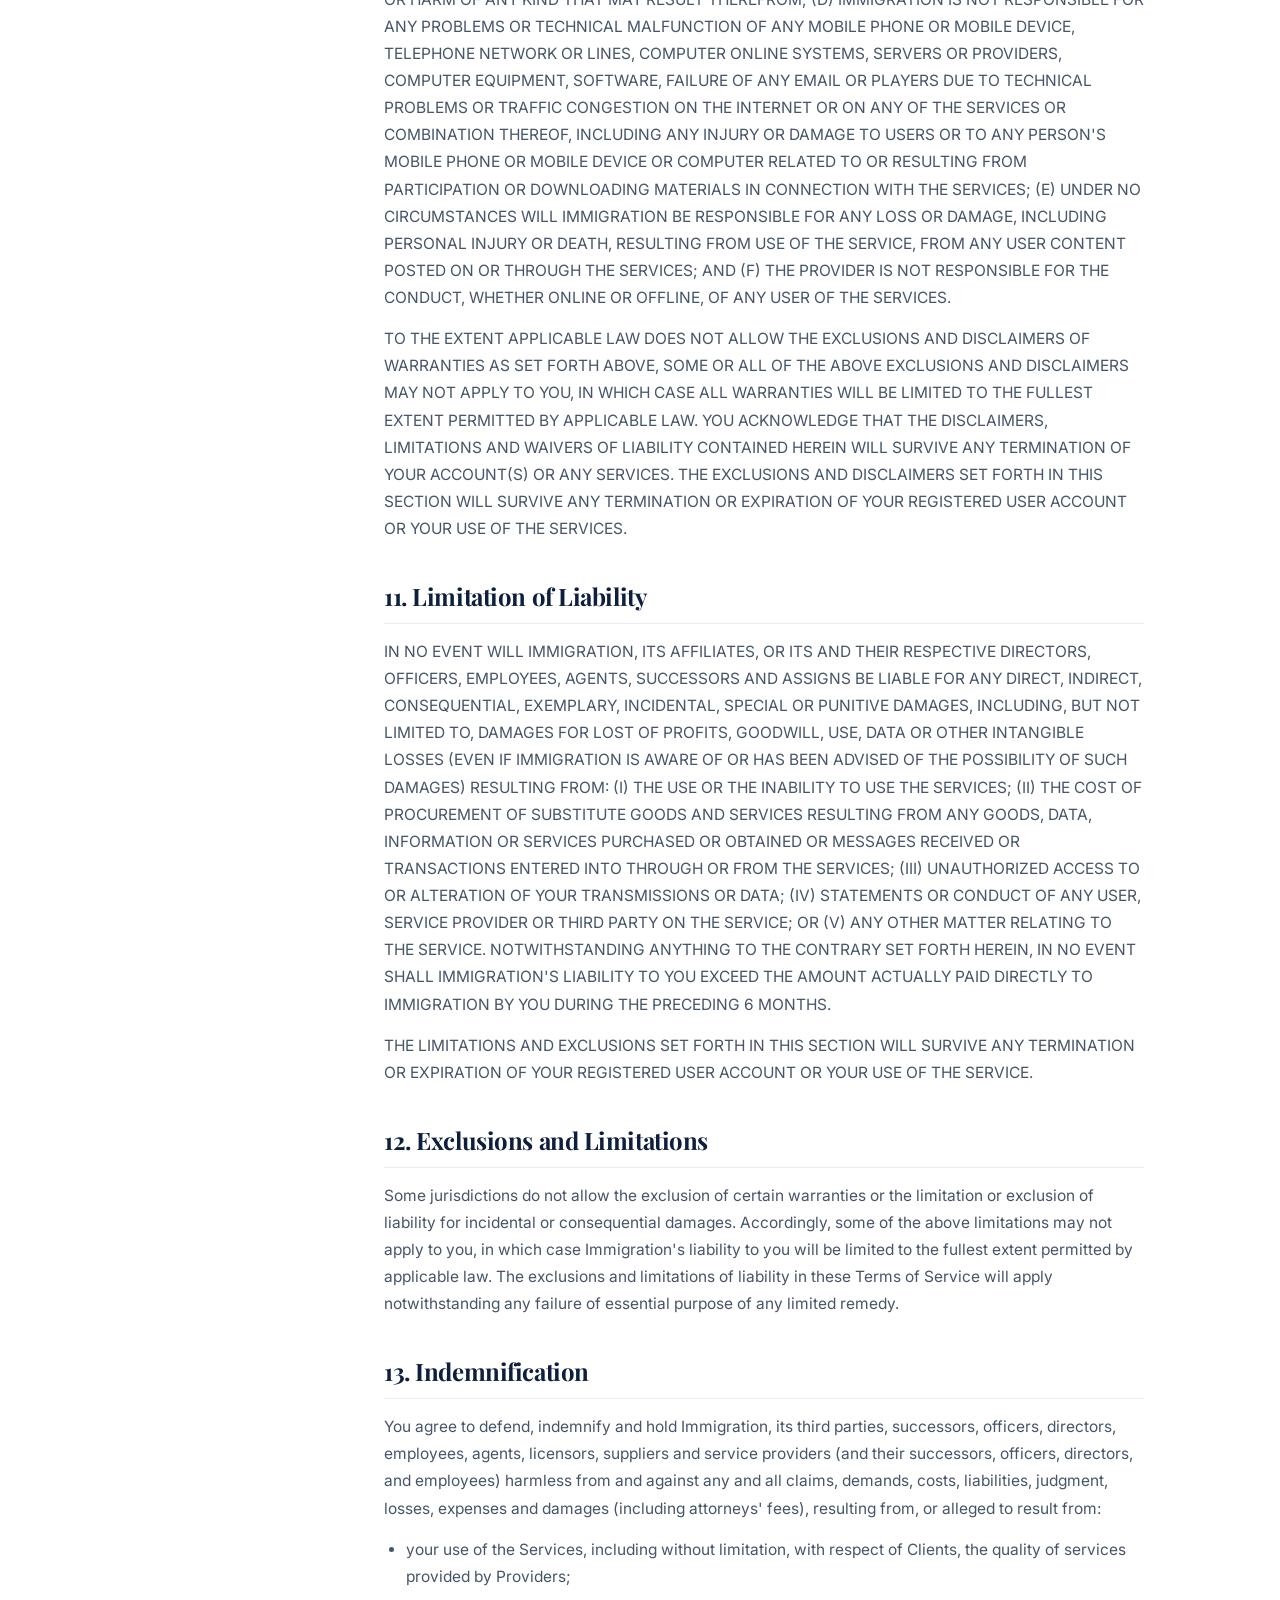
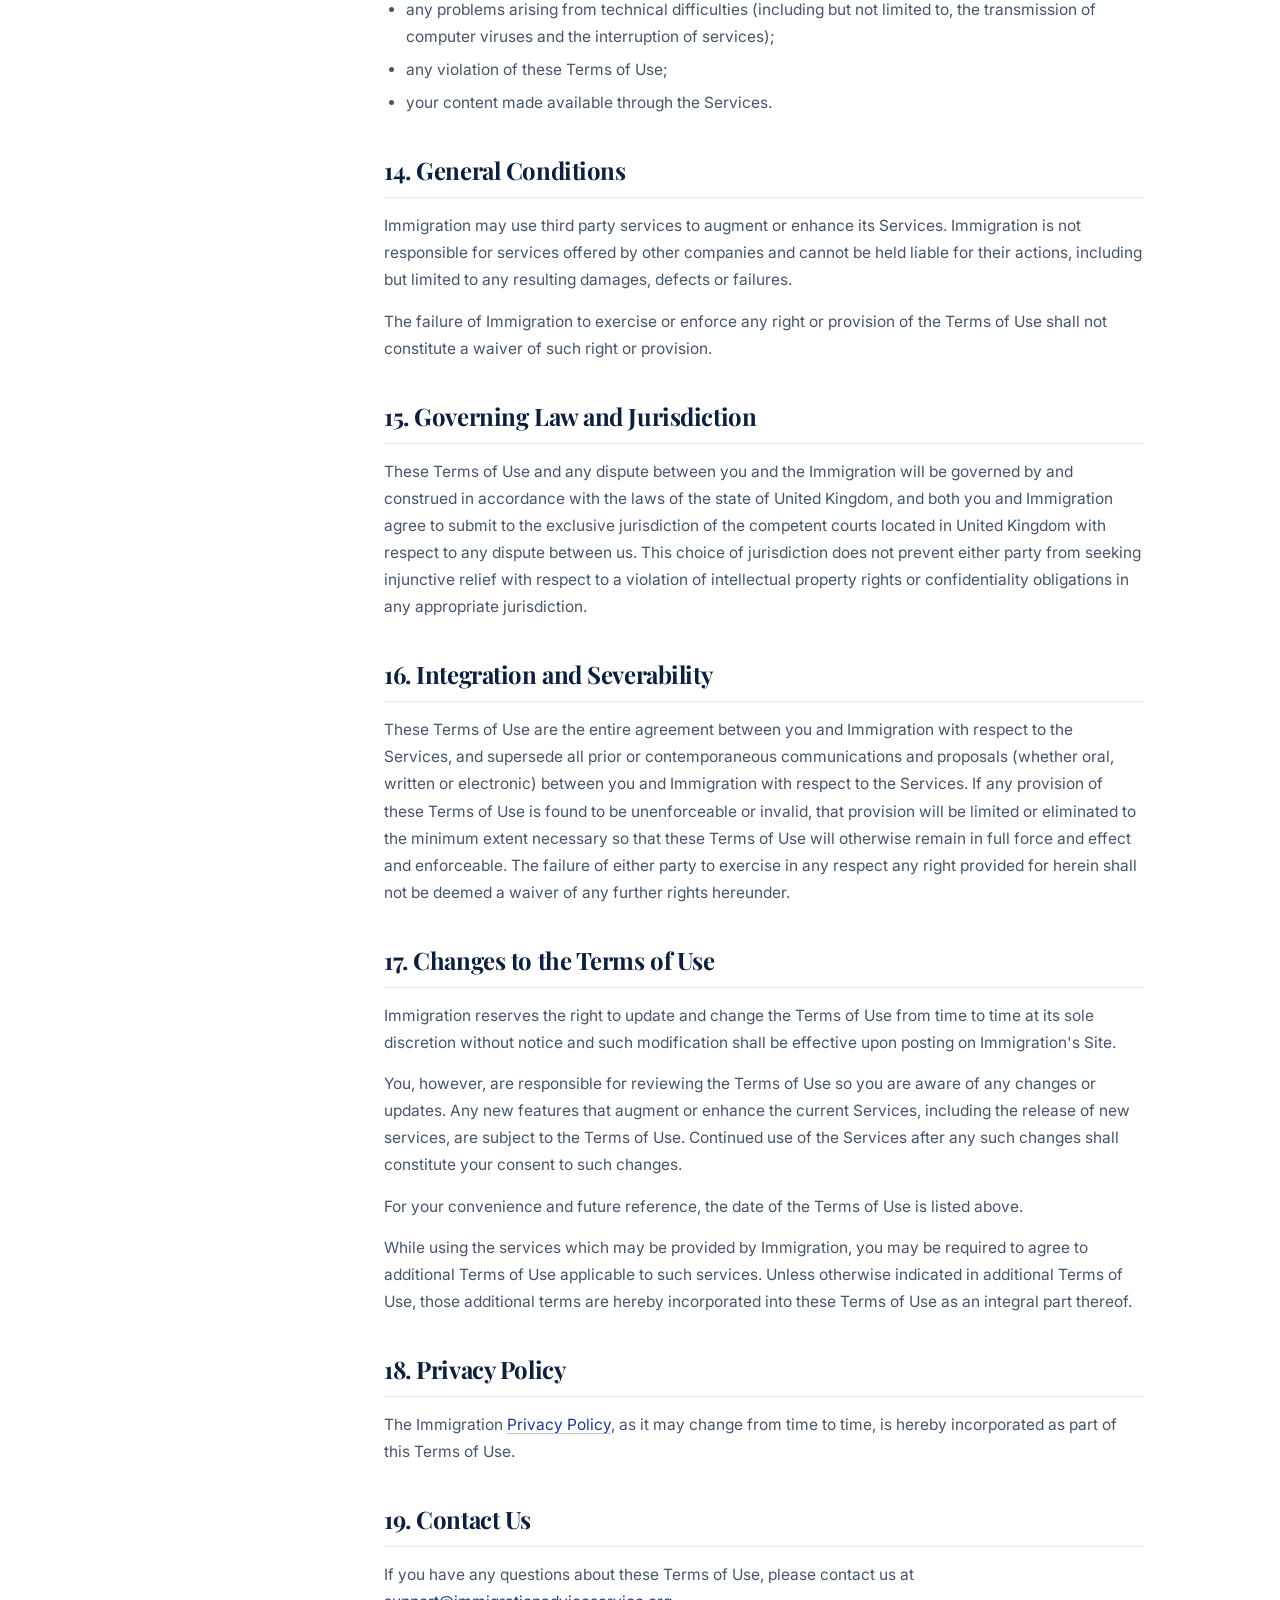
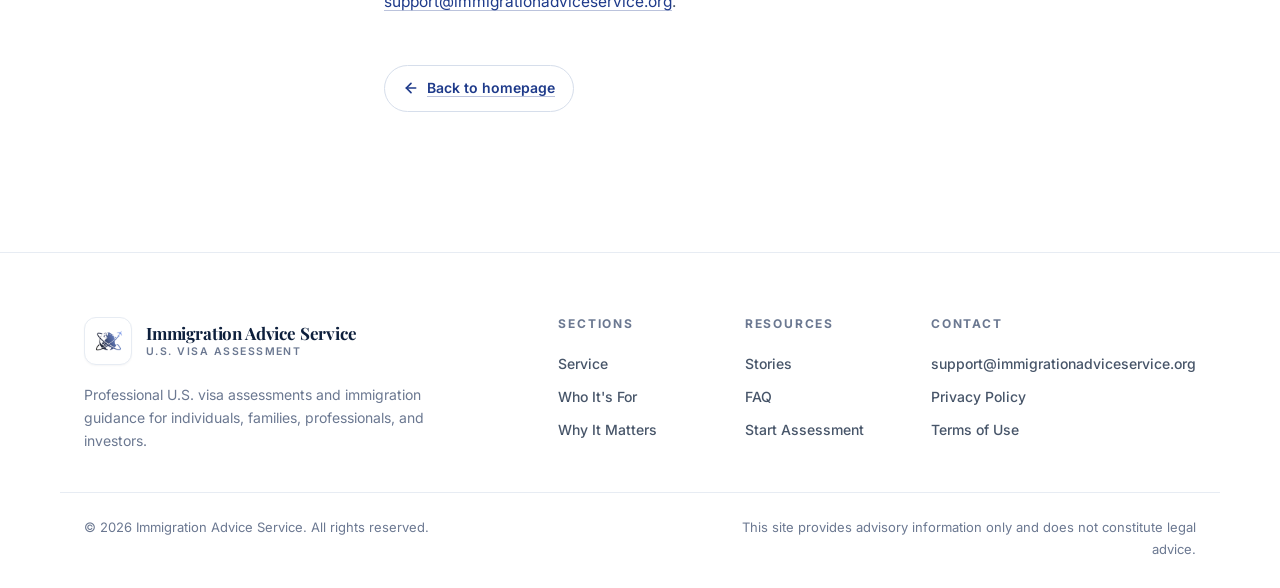
<file: terms.html>
<!DOCTYPE html>
<html lang="en">
<head>
  <meta charset="UTF-8" />
  <meta name="viewport" content="width=device-width, initial-scale=1.0" />
  <meta name="theme-color" content="#0b2545" />
  <title>Terms of Use — Immigration Advice Service</title>
  <meta name="description" content="The terms governing access to and use of the Immigration Advice Service website and services." />
  <meta name="robots" content="index, follow" />
  <link rel="icon" type="image/png" href="logo.png" />
  <link rel="preconnect" href="https://fonts.googleapis.com" />
  <link rel="preconnect" href="https://fonts.gstatic.com" crossorigin />
  <link href="https://fonts.googleapis.com/css2?family=Inter:wght@400;500;600;700&family=Playfair+Display:wght@600;700&display=swap" rel="stylesheet" />
  <link rel="stylesheet" href="styles.css" />

  <!-- Google tag (gtag.js) — Google Ads conversion tracking -->
  <script async src="https://www.googletagmanager.com/gtag/js?id=AW-17626797273"></script>
  <script>
    window.dataLayer = window.dataLayer || [];
    function gtag(){dataLayer.push(arguments);}
    gtag('js', new Date());
    gtag('config', 'AW-17626797273');
  </script>
</head>
<body>

  <!-- ============== HEADER ============== -->
  <header class="site-header" id="siteHeader">
    <div class="container nav-wrap">
      <a href="index.html" class="brand" aria-label="Immigration Advice Service home">
        <span class="brand-logo-wrap">
          <img src="logo.png" alt="" class="brand-logo" width="48" height="48" />
        </span>
        <span class="brand-text">
          <strong>Immigration Advice Service</strong>
          <em>U.S. Visa Assessment</em>
        </span>
      </a>

      <nav class="primary-nav" aria-label="Primary">
        <a href="index.html#service">Service</a>
        <a href="index.html#who">Who It's For</a>
        <a href="index.html#why">Why It Matters</a>
        <a href="index.html#stories">Stories</a>
        <a href="index.html#faq">FAQ</a>
      </nav>

      <div class="nav-cta">
        <a href="https://immiworld.typeform.com/to/Icy9m6tf" target="_blank" rel="noopener" data-tf-popup="Icy9m6tf" data-tf-iframe-props="title=Visa Assessment" data-tf-medium="snippet" class="btn btn-primary btn-sm">Start Assessment</a>
        <button class="hamburger" id="hamburger" aria-label="Toggle menu" aria-expanded="false" aria-controls="mobileMenu">
          <span></span><span></span><span></span>
        </button>
      </div>
    </div>

    <div class="mobile-menu" id="mobileMenu" hidden>
      <a href="index.html#service">Service</a>
      <a href="index.html#who">Who It's For</a>
      <a href="index.html#why">Why It Matters</a>
      <a href="index.html#stories">Stories</a>
      <a href="index.html#faq">FAQ</a>
      <a href="https://immiworld.typeform.com/to/Icy9m6tf" target="_blank" rel="noopener" data-tf-popup="Icy9m6tf" data-tf-iframe-props="title=Visa Assessment" data-tf-medium="snippet" class="btn btn-primary">Start Assessment</a>
    </div>
  </header>

  <main>

    <!-- ============== HERO ============== -->
    <section class="legal-hero">
      <div class="container">
        <span class="eyebrow">Legal</span>
        <h1>Terms of Use</h1>
        <p class="legal-meta">Last updated: 13 May 2026</p>
      </div>
    </section>

    <!-- ============== CONTENT ============== -->
    <section class="legal-section">
      <div class="container">
        <div class="legal-layout">

          <aside class="legal-toc" aria-label="Table of contents">
            <strong>On this page</strong>
            <ol>
              <li><a href="#s1">Introduction & acceptance</a></li>
              <li><a href="#s2">Quality of service</a></li>
              <li><a href="#s3">Fees, refund & cancellation</a></li>
              <li><a href="#s4">Non-permitted usage</a></li>
              <li><a href="#s5">User generated content</a></li>
              <li><a href="#s6">Providers</a></li>
              <li><a href="#s7">Account & registration</a></li>
              <li><a href="#s8">Client protection & dispute resolution</a></li>
              <li><a href="#s9">Ownership of service & content</a></li>
              <li><a href="#s10">Disclaimers; warranties</a></li>
              <li><a href="#s11">Limitation of liability</a></li>
              <li><a href="#s12">Exclusions and limitations</a></li>
              <li><a href="#s13">Indemnification</a></li>
              <li><a href="#s14">General conditions</a></li>
              <li><a href="#s15">Governing law & jurisdiction</a></li>
              <li><a href="#s16">Integration & severability</a></li>
              <li><a href="#s17">Changes to the Terms of Use</a></li>
              <li><a href="#s18">Privacy policy</a></li>
              <li><a href="#s19">Contact us</a></li>
            </ol>
          </aside>

          <article class="legal-content">

            <p class="lead-text">
              Immigration (also referred to as "We" or "Us") is a safe marketplace, designed to connect immigrants and service providers ("Services"). Please read our Terms of Use carefully. If you do not agree to any of these Terms of Use, please do not use our website and/or platform ("Site") or Services. If you wish to become a member and make use of the Site or Services, whether as a user ("Client") or as a service provider ("Provider"), indicate your acceptance of these terms upon commencing the registration process.
            </p>

            <section id="s1">
              <h2>1. Introduction & Acceptance</h2>
              <p>By accessing, browsing, opening an account or using our Site and Services, you are accepting our Terms of Use and Privacy Policy, as a binding agreement. You must comply with all applicable laws, rules and regulations when using the Site, Services, and accompanying information.</p>
              <p>This Site is offered and available to users who are 18 years of age or older. If you are under 18 you may not use this Site or the Services. By using this Site, you represent and warrant that you are of legal age to form a binding contract and meet all of the foregoing eligibility requirements. If you do not meet all of these requirements, you must not access or use the Site.</p>
              <p>All content published by you on our Site must be bound by and comply with all applicable Terms of Use. Immigration shall not be responsible or liable for any breaches of third party agreements by any content developed or published by you.</p>
            </section>

            <section id="s2">
              <h2>2. Quality of Service</h2>
              <p>Immigration assumes no liability for the performance of any services under the Site, or for any damages that may result from the use of the Immigration, or the services provided by Providers. Your use of the Services is at your own risk. Clients may not submit proposals or solicit Providers introduced through Immigration to contract, engage with, or be paid outside of Immigration. All information and file exchanges must be performed exclusively on Immigration platform. Immigration does not provide protection for Clients who interact outside of the Immigration marketplace.</p>
              <p>Immigration does not warrant that the Services will meet your specific requirements and/or expectations.</p>
            </section>

            <section id="s3">
              <h2>3. Fees, Refund & Cancellation Policy</h2>
              <p>Please note, that fees charged by us do not include any official or Governmental fees, which as set forth above, if imposed, will be paid solely by you and at your responsibility. Fees paid to us can range from $15 to $50,000 per service, depending on the customer's characteristics and the end results he/she wishes to obtain, which in turn effect the scale and scope of the services adjusted for each customer. Fees paid to us for Offered Products and Services ("Our Fees") may be refunded. In case the payment was refunded, it will appear in the customer's card within 31 business days (Depend on the customer's settlement date with their Credit Card company). Such request shall be presented to our costumer service department and shell be reviewed by our Finance department, which shall decide, at its sole discretion, as to such requested refund. It is clarified that any refund (if paid) shall not exceed the amount actually paid by you for the relevant Paid Product and/or service. Notwithstanding any of the above, no refund shall be paid and not refund request will be considered after you filled your application. Without derogating from any provision of the Terms of Use and immigration non-refund policy provided herein, fees paid will be nonrefundable if immigration suspects, at its sole discretion, that you are in breach of the Terms of Use, including without limitation, creating any problems with any of immigration Websites or Offered Products and Services or the use thereof, possible legal liabilities, infringing any (including third party's) intellectual property rights, engaging in fraudulent, immoral or illegal activities, or for any other similar reasons (for example, including but not limited to act of war, acts of nature, required details or other changes, technological limitations, economical resources, legislative or procedural change and/or State Action). By visiting or using immigration Websites or Offered Products and Services you understand and agree to the refund policy specified herein.</p>
            </section>

            <section id="s4">
              <h2>4. Non-Permitted Usage</h2>
              <p>Any of the following shall be deemed as prohibited usage: using a profile photo that misrepresents your identity or represents you as someone else; allowing another person to use your account; duplicating or sharing accounts.</p>
            </section>

            <section id="s5">
              <h2>5. User Generated Content</h2>
              <p>Immigration does not check Clients' and or Providers' information for accuracy, appropriateness, violations of copyright, trademarks, other rights or violations. Furthermore, Immigration is not responsible for the content, quality or the level of service provided by the Providers.</p>
            </section>

            <section id="s6">
              <h2>6. Providers</h2>

              <h3>Payments</h3>
              <p>All payments to Providers must be made through the Site, once an order has been created by Clients. Payments shall be held by us in escrow until such time as both Client and Provider approve the completion of the services, and shall be wired to you immediately thereafter. Notwithstanding the foregoing, initially, you shall be entitled to receive payments directly from Clients, provided, that such payments are reported to Immigration upon receipt. You shall be responsible to comply with any applicable tax laws. All appearing prices shall be net, exclusive of tax or other regulatory withholdings.</p>

              <h3>Fees</h3>
              <p>Within 7 days from your receipt of the payment for the service provided, you shall pay us a Service Fee in the amount of 15% of any payments generated by services provided by you to Clients, whether or not such payments were made through the Site.</p>

              <h3>Discrimination</h3>
              <p>Immigration welcomes all Clients, regardless of where they come from or to where they would like to immigrate. Discrimination against any Client based on race, age, sexual preference, religion or otherwise is not acceptable and may result in the removal of your account. Abusive, violent or improper language will also not be tolerated, and may result in the removal of your account.</p>

              <h3>Non-Permitted Usage</h3>
              <p>Any of the following shall be deemed as prohibited usage: fraudulently billing or attempting to fraudulently bill any Client; misrepresenting your experience, skills, credentials, or information, including by representing another person's profile, or parts of another person's profile, as your own; using a profile photo that misrepresents your identity or represents you as someone else; allowing another person to use your account; falsely stating that one Provider will perform the services when another will in fact perform the services, including submitting a proposal on behalf of a service provider that is unable, unwilling, or unavailable to do the work; requesting a fee before the services have been provided; duplicating or sharing accounts.</p>

              <h3>User Generated Content</h3>
              <p>Immigration does not check Clients' and or Providers' information for accuracy, appropriateness, violations of copyright, trademarks, other rights or violations. Furthermore, Immigration is not responsible for the content, quality or the level of service provided by the Providers. By offering a service, you undertake that you have sufficient permissions, proficiency, rights and/or licenses to provide the service that is offered on Immigration.</p>
            </section>

            <section id="s7">
              <h2>7. Account & Registration</h2>
              <p>Violation of any of the terms herein will result in the termination of your account without notice. Immigration prohibits inappropriate, offensive and illegal conduct while using the Services (including with respect to conduct and content in any product resulting from use of the Services). While Immigration prohibits such conduct and content with respect to the Services, you understand and agree that Immigration cannot be responsible for the content posted, shared or produced by the users using the Services and you shall bear sole responsibility for any such illegal content or conduct posted, shared or produced using the Services. You agree to use the Services at your own risk.</p>
              <p>You acknowledge that Immigration is not obligated to pre-screen content submitted by users, but that Immigration shall have the right (but not the obligation) in its sole discretion to refuse or remove any content that is made available via Immigration by any user that violates the Term of Use or is otherwise objectionable.</p>
              <p>You must provide valid information for the registration process in order to access the Services and you shall maintain the accuracy of such information.</p>
              <p>You are responsible for maintaining the security of your account and password. You are solely responsible for any and all use of your account and actions taken under your account. You agree to notify Immigration immediately if you believe your account has been accessed or used without your permission. Immigration cannot and does not assume any responsibility or liability for any information you submit, or your or third parties' use or misuse of information transmitted or received using Immigration Site and Services. Immigration is not responsible for any damage or losses caused by your failure to comply with this security obligation or the unauthorized use of your account. You, however, may be responsible to Immigration for any harm Immigration incurs due to unauthorized use of your account.</p>
              <p>You may not use the Services for any purposes illegal or otherwise in conflict with these Terms of Use. You must not, while using of the Services, violate any laws in your jurisdiction (including but not limited to copyright laws and trademarks laws).</p>
              <p>Your right to use the Site and Services is nontransferable and any password given to you is nontransferable. You grant Immigration and all other persons or entities involved in the operation of the Site the right to transmit, monitor, store, retrieve and use your information in connection with the operation of the Site.</p>
            </section>

            <section id="s8">
              <h2>8. Client Protection and Dispute Resolution</h2>

              <h3>Confirmation of Completion of Services</h3>
              <p>Once Provider has notified us of completion of the services, we will notify Client, who shall have 7 days to either confirm completion of the services, or open a dispute with respect of the subject services ("Confirmation Period"). In the event that Client confirms the completion of services, or do not respond by the lapse of the Confirmation Period, we will wire the payment to the Provider, after deduction of applicable Fee.</p>

              <h3>Dispute Resolution</h3>
              <p>In the event that within the Confirmation Period Client disputes the completion of the services by making a claim with the Site's Resolution Center, we will notice Provider of the dispute, and the parties shall have 14 days to amicably negotiate and resolve the dispute. If by the end of the aforementioned 14 days Client and Provider didn't reach a resolution, Immigration shall solve the dispute and make a final decision with respect of the dispute, within 30 days thereafter. For the purpose of the above, Immigration may request you to provide documentation, or other information with respect of the services, to which you should comply in a timely manner. Immigration retains full discretion to make a final decision in favor of Client or Provider, and such decision shall be final and binding upon both Client and Provider. In accordance with its decision, Immigration will either fully refund Client, or wire the payment to Provider, after deduction of Fee.</p>

              <p>Immigration in its sole discretion, has the right to suspend or terminate your account and refuse any and all current or future uses of the Services, or any other of Immigration services for any reason at any time and without liability or refund of monies paid. Such termination of the Services will result in the deactivation or deletion of your account or your access to your account.</p>

              <p>Immigration reserves the right to refuse Services to anyone for any reason at any time. Such refusal may include, but is not limited to, user that Immigration determines to be violent, obscene, or offensive; advocating violence or illegal activity; contains (or has the potential to contain) any malware; or to contravene any law, statute, or ordinance; or to violate these Terms of Use; or to violate any third parties' terms of Use.</p>
            </section>

            <section id="s9">
              <h2>9. Ownership of Service & Content</h2>
              <p>The Site and Services remain at all times the sole property of Immigration. Immigration does not claim ownership of any contents that you may submit. However, by submitting content, you grant us, our subsidiaries, affiliates, successors, and assigns a perpetual, irrevocable, worldwide, royalty-free, fully-paid, non-exclusive, and sub-licensable license to use, copy, display, distribute, modify, adapt, publish, translate, publicly perform and publicly display the content (in whole or in part).</p>
              <p>Your permission to use the Services and Site does not grant you the right to re-use content or materials from the Site. Content and materials posted to the Site may be the copyrighted content of other users and you must obtain permission from the owners of any materials before copying, distributing or otherwise using posted materials. Except as otherwise expressly permitted under copyright law, no copying, redistribution, retransmission, publication, or commercial exploitation of downloaded material will be permitted without the express permission of the copyright owner. In the event of any permitted copying, redistribution, or publication of copyrighted material, no changes in or deletion of author attribution, trademark legend, or copyright notice shall be made. You acknowledge that you do not acquire any ownership rights by downloading copyrighted material.</p>
            </section>

            <section id="s10">
              <h2>10. Disclaimers; Warranties</h2>
              <p>YOU EXPRESSLY AGREE THAT THE USE OF THE SERVICES IS AT YOUR SOLE RISK. THE SERVICES, INCLUDING ANY CONTENT, APPLICATIONS, OR MATERIALS PROVIDED THEREUNDER, ARE PROVIDED ON AN "AS IS" BASIS AND IMMIGRATION HEREBY EXPRESSLY DISCLAIMS ALL REPRESENTATIONS AND WARRANTIES OF ANY KIND, WHETHER EXPRESS OR IMPLIED, INCLUDING, BUT NOT LIMITED TO, WARRANTIES OF TITLE, SERVICES, PERFORMANCE, LEVEL OF SERVICES, MERCHANTABILITY, FITNESS FOR A PARTICULAR PURPOSE, OR NON INFRINGEMENT. WITHOUT LIMITING THE FOREGOING: (A) IMMIGRATION CANNOT AND DOES NOT GUARANTEE ANY SPECIFIC RESULTS FROM THE USE OF THE SERVICES AND IMMIGRATION SPECIFICALLY DOES NOT MAKE ANY CLAIM OR WARRANTY THAT THE SERVICES WILL BE UNINTERRUPTED OR ERROR-FREE AND ASSUMES NO RESPONSIBILITY FOR ANY ERROR, OMISSION, INTERRUPTION, DELETION, DEFECT, DELAY IN OPERATION OR TRANSMISSION, COMMUNICATIONS LINE FAILURE, THEFT OR DESTRUCTION OR UNAUTHORIZED ACCESS TO, OR ALTERATION OF, ANY CONTENT OR ANY USER COMMUNICATION OR MESSAGE; (B) IMMIGRATION DOES NOT REPRESENT OR WARRANT THAT APPLICATIONS, CONTENT, DATA OR MATERIALS ON THE SERVICES ARE ACCURATE, COMPLETE, RELIABLE, CURRENT OR ERROR-FREE OR THAT THE SERVICES ARE FREE OF VIRUSES OR OTHER HARMFUL COMPONENTS AND, ACCORDINGLY, YOU SHOULD ALWAYS EXERCISE CAUTION IN THE USE OF ANY SUCH, APPLICATIONS, CONTENT, DATA OR MATERIALS AND USE INDUSTRY-RECOGNIZED SOFTWARE TO DETECT AND DISABLE OR BLOCK VIRUSES, MALWARE AND OTHER MALICIOUS CODE; (C) YOU UNDERSTAND AND AGREE THAT YOU DOWNLOAD, ACCESS OR OTHERWISE OBTAIN APPLICATIONS, CONTENT, DATA AND MATERIALS FROM THE SERVICE AT YOUR OWN DISCRETION AND RISK AND THAT YOU ARE SOLELY RESPONSIBLE FOR YOUR USE THEREOF AND ANY DAMAGES TO YOUR MOBILE PHONE OR MOBILE DEVICE OR COMPUTER SYSTEM, ANY LOSS OF DATA, AND ANY OTHER DAMAGE OR HARM OF ANY KIND THAT MAY RESULT THEREFROM; (D) IMMIGRATION IS NOT RESPONSIBLE FOR ANY PROBLEMS OR TECHNICAL MALFUNCTION OF ANY MOBILE PHONE OR MOBILE DEVICE, TELEPHONE NETWORK OR LINES, COMPUTER ONLINE SYSTEMS, SERVERS OR PROVIDERS, COMPUTER EQUIPMENT, SOFTWARE, FAILURE OF ANY EMAIL OR PLAYERS DUE TO TECHNICAL PROBLEMS OR TRAFFIC CONGESTION ON THE INTERNET OR ON ANY OF THE SERVICES OR COMBINATION THEREOF, INCLUDING ANY INJURY OR DAMAGE TO USERS OR TO ANY PERSON'S MOBILE PHONE OR MOBILE DEVICE OR COMPUTER RELATED TO OR RESULTING FROM PARTICIPATION OR DOWNLOADING MATERIALS IN CONNECTION WITH THE SERVICES; (E) UNDER NO CIRCUMSTANCES WILL IMMIGRATION BE RESPONSIBLE FOR ANY LOSS OR DAMAGE, INCLUDING PERSONAL INJURY OR DEATH, RESULTING FROM USE OF THE SERVICE, FROM ANY USER CONTENT POSTED ON OR THROUGH THE SERVICES; AND (F) THE PROVIDER IS NOT RESPONSIBLE FOR THE CONDUCT, WHETHER ONLINE OR OFFLINE, OF ANY USER OF THE SERVICES.</p>
              <p>TO THE EXTENT APPLICABLE LAW DOES NOT ALLOW THE EXCLUSIONS AND DISCLAIMERS OF WARRANTIES AS SET FORTH ABOVE, SOME OR ALL OF THE ABOVE EXCLUSIONS AND DISCLAIMERS MAY NOT APPLY TO YOU, IN WHICH CASE ALL WARRANTIES WILL BE LIMITED TO THE FULLEST EXTENT PERMITTED BY APPLICABLE LAW. YOU ACKNOWLEDGE THAT THE DISCLAIMERS, LIMITATIONS AND WAIVERS OF LIABILITY CONTAINED HEREIN WILL SURVIVE ANY TERMINATION OF YOUR ACCOUNT(S) OR ANY SERVICES. THE EXCLUSIONS AND DISCLAIMERS SET FORTH IN THIS SECTION WILL SURVIVE ANY TERMINATION OR EXPIRATION OF YOUR REGISTERED USER ACCOUNT OR YOUR USE OF THE SERVICES.</p>
            </section>

            <section id="s11">
              <h2>11. Limitation of Liability</h2>
              <p>IN NO EVENT WILL IMMIGRATION, ITS AFFILIATES, OR ITS AND THEIR RESPECTIVE DIRECTORS, OFFICERS, EMPLOYEES, AGENTS, SUCCESSORS AND ASSIGNS BE LIABLE FOR ANY DIRECT, INDIRECT, CONSEQUENTIAL, EXEMPLARY, INCIDENTAL, SPECIAL OR PUNITIVE DAMAGES, INCLUDING, BUT NOT LIMITED TO, DAMAGES FOR LOST OF PROFITS, GOODWILL, USE, DATA OR OTHER INTANGIBLE LOSSES (EVEN IF IMMIGRATION IS AWARE OF OR HAS BEEN ADVISED OF THE POSSIBILITY OF SUCH DAMAGES) RESULTING FROM: (I) THE USE OR THE INABILITY TO USE THE SERVICES; (II) THE COST OF PROCUREMENT OF SUBSTITUTE GOODS AND SERVICES RESULTING FROM ANY GOODS, DATA, INFORMATION OR SERVICES PURCHASED OR OBTAINED OR MESSAGES RECEIVED OR TRANSACTIONS ENTERED INTO THROUGH OR FROM THE SERVICES; (III) UNAUTHORIZED ACCESS TO OR ALTERATION OF YOUR TRANSMISSIONS OR DATA; (IV) STATEMENTS OR CONDUCT OF ANY USER, SERVICE PROVIDER OR THIRD PARTY ON THE SERVICE; OR (V) ANY OTHER MATTER RELATING TO THE SERVICE. NOTWITHSTANDING ANYTHING TO THE CONTRARY SET FORTH HEREIN, IN NO EVENT SHALL IMMIGRATION'S LIABILITY TO YOU EXCEED THE AMOUNT ACTUALLY PAID DIRECTLY TO IMMIGRATION BY YOU DURING THE PRECEDING 6 MONTHS.</p>
              <p>THE LIMITATIONS AND EXCLUSIONS SET FORTH IN THIS SECTION WILL SURVIVE ANY TERMINATION OR EXPIRATION OF YOUR REGISTERED USER ACCOUNT OR YOUR USE OF THE SERVICE.</p>
            </section>

            <section id="s12">
              <h2>12. Exclusions and Limitations</h2>
              <p>Some jurisdictions do not allow the exclusion of certain warranties or the limitation or exclusion of liability for incidental or consequential damages. Accordingly, some of the above limitations may not apply to you, in which case Immigration's liability to you will be limited to the fullest extent permitted by applicable law. The exclusions and limitations of liability in these Terms of Service will apply notwithstanding any failure of essential purpose of any limited remedy.</p>
            </section>

            <section id="s13">
              <h2>13. Indemnification</h2>
              <p>You agree to defend, indemnify and hold Immigration, its third parties, successors, officers, directors, employees, agents, licensors, suppliers and service providers (and their successors, officers, directors, and employees) harmless from and against any and all claims, demands, costs, liabilities, judgment, losses, expenses and damages (including attorneys' fees), resulting from, or alleged to result from:</p>
              <ul>
                <li>your use of the Services, including without limitation, with respect of Clients, the quality of services provided by Providers;</li>
                <li>any problems arising from technical difficulties (including but not limited to, the transmission of computer viruses and the interruption of services);</li>
                <li>any violation of these Terms of Use;</li>
                <li>your content made available through the Services.</li>
              </ul>
            </section>

            <section id="s14">
              <h2>14. General Conditions</h2>
              <p>Immigration may use third party services to augment or enhance its Services. Immigration is not responsible for services offered by other companies and cannot be held liable for their actions, including but limited to any resulting damages, defects or failures.</p>
              <p>The failure of Immigration to exercise or enforce any right or provision of the Terms of Use shall not constitute a waiver of such right or provision.</p>
            </section>

            <section id="s15">
              <h2>15. Governing Law and Jurisdiction</h2>
              <p>These Terms of Use and any dispute between you and the Immigration will be governed by and construed in accordance with the laws of the state of United Kingdom, and both you and Immigration agree to submit to the exclusive jurisdiction of the competent courts located in United Kingdom with respect to any dispute between us. This choice of jurisdiction does not prevent either party from seeking injunctive relief with respect to a violation of intellectual property rights or confidentiality obligations in any appropriate jurisdiction.</p>
            </section>

            <section id="s16">
              <h2>16. Integration and Severability</h2>
              <p>These Terms of Use are the entire agreement between you and Immigration with respect to the Services, and supersede all prior or contemporaneous communications and proposals (whether oral, written or electronic) between you and Immigration with respect to the Services. If any provision of these Terms of Use is found to be unenforceable or invalid, that provision will be limited or eliminated to the minimum extent necessary so that these Terms of Use will otherwise remain in full force and effect and enforceable. The failure of either party to exercise in any respect any right provided for herein shall not be deemed a waiver of any further rights hereunder.</p>
            </section>

            <section id="s17">
              <h2>17. Changes to the Terms of Use</h2>
              <p>Immigration reserves the right to update and change the Terms of Use from time to time at its sole discretion without notice and such modification shall be effective upon posting on Immigration's Site.</p>
              <p>You, however, are responsible for reviewing the Terms of Use so you are aware of any changes or updates. Any new features that augment or enhance the current Services, including the release of new services, are subject to the Terms of Use. Continued use of the Services after any such changes shall constitute your consent to such changes.</p>
              <p>For your convenience and future reference, the date of the Terms of Use is listed above.</p>
              <p>While using the services which may be provided by Immigration, you may be required to agree to additional Terms of Use applicable to such services. Unless otherwise indicated in additional Terms of Use, those additional terms are hereby incorporated into these Terms of Use as an integral part thereof.</p>
            </section>

            <section id="s18">
              <h2>18. Privacy Policy</h2>
              <p>The Immigration <a href="privacy.html">Privacy Policy</a>, as it may change from time to time, is hereby incorporated as part of this Terms of Use.</p>
            </section>

            <section id="s19">
              <h2>19. Contact Us</h2>
              <p>If you have any questions about these Terms of Use, please contact us at <a href="mailto:support@immigrationadviceservice.org">support@immigrationadviceservice.org</a>.</p>
              <a href="index.html" class="legal-back">
                <svg width="16" height="16" viewBox="0 0 24 24" fill="none" stroke="currentColor" stroke-width="2.5" stroke-linecap="round" stroke-linejoin="round"><path d="M19 12H5"/><path d="m12 19-7-7 7-7"/></svg>
                Back to homepage
              </a>
            </section>

          </article>
        </div>
      </div>
    </section>

  </main>

  <!-- ============== FOOTER ============== -->
  <footer class="site-footer">
    <div class="container footer-inner">
      <div class="footer-brand">
        <a href="index.html" class="brand">
          <span class="brand-logo-wrap">
            <img src="logo.png" alt="" class="brand-logo" width="44" height="44" />
          </span>
          <span class="brand-text">
            <strong>Immigration Advice Service</strong>
            <em>U.S. Visa Assessment</em>
          </span>
        </a>
        <p>Professional U.S. visa assessments and immigration guidance for individuals, families, professionals, and investors.</p>
      </div>

      <div class="footer-cols">
        <div class="footer-col">
          <h4>Sections</h4>
          <a href="index.html#service">Service</a>
          <a href="index.html#who">Who It's For</a>
          <a href="index.html#why">Why It Matters</a>
        </div>
        <div class="footer-col">
          <h4>Resources</h4>
          <a href="index.html#stories">Stories</a>
          <a href="index.html#faq">FAQ</a>
          <a href="https://immiworld.typeform.com/to/Icy9m6tf" target="_blank" rel="noopener" data-tf-popup="Icy9m6tf" data-tf-iframe-props="title=Visa Assessment" data-tf-medium="snippet">Start Assessment</a>
        </div>
        <div class="footer-col">
          <h4>Contact</h4>
          <a href="mailto:support@immigrationadviceservice.org">support@immigrationadviceservice.org</a>
          <a href="privacy.html">Privacy Policy</a>
          <a href="terms.html">Terms of Use</a>
        </div>
      </div>
    </div>

    <div class="container footer-bottom">
      <span>© <span id="year"></span> Immigration Advice Service. All rights reserved.</span>
      <span class="footer-disclaimer">This site provides advisory information only and does not constitute legal advice.</span>
    </div>
  </footer>

  <script src="//embed.typeform.com/next/embed.js" async></script>
  <script src="script.js"></script>
</body>
</html>
</file>
<file: styles.css>
/* =========================================================
   Visa Assessment — clean, professional light landing page
   ========================================================= */

/* ---------- TOKENS ---------- */
:root {
  --bg: #ffffff;
  --bg-soft: #f6f8fc;
  --surface: #ffffff;
  --border: #e7ecf3;
  --border-strong: #d6deeb;

  --text: #0d1f3c;
  --text-soft: #475569;
  --text-muted: #6b7891;

  --primary: #1e3a8a;
  --primary-600: #1a3278;
  --primary-700: #142a64;
  --primary-50: #eef2fb;
  --primary-100: #dde5f5;

  --accent: #b08a40;
  --accent-600: #97732e;
  --accent-50: #fbf6ea;

  --success: #15803d;
  --success-50: #ebf6ef;

  --radius-sm: 10px;
  --radius: 14px;
  --radius-lg: 20px;
  --shadow-xs: 0 1px 2px rgba(13, 31, 60, 0.04);
  --shadow-sm: 0 2px 8px rgba(13, 31, 60, 0.05);
  --shadow: 0 8px 24px rgba(13, 31, 60, 0.07);
  --shadow-lg: 0 20px 50px rgba(13, 31, 60, 0.1);

  --ease: cubic-bezier(0.4, 0, 0.2, 1);
  --ease-out: cubic-bezier(0.22, 1, 0.36, 1);

  --container: 1160px;
  --container-narrow: 820px;
  --section-pad: clamp(72px, 9vw, 130px);

  --font-sans: 'Inter', -apple-system, BlinkMacSystemFont, 'Segoe UI', Roboto, sans-serif;
  --font-serif: 'Playfair Display', Georgia, serif;
}

/* ---------- BASE ---------- */
*, *::before, *::after { box-sizing: border-box; }

html { scroll-behavior: smooth; -webkit-text-size-adjust: 100%; }

body {
  margin: 0;
  font-family: var(--font-sans);
  font-size: 16px;
  line-height: 1.65;
  color: var(--text);
  background: var(--bg);
  -webkit-font-smoothing: antialiased;
  -moz-osx-font-smoothing: grayscale;
  overflow-x: hidden;
}

img, svg { display: block; max-width: 100%; }

a {
  color: var(--primary);
  text-decoration: none;
  transition: color .2s var(--ease);
}
a:hover { color: var(--primary-600); }

h1, h2, h3, h4 {
  font-family: var(--font-serif);
  color: var(--text);
  line-height: 1.2;
  letter-spacing: -0.018em;
  margin: 0 0 .4em;
  font-weight: 700;
}

p { margin: 0 0 1em; color: var(--text-soft); }
p:last-child { margin-bottom: 0; }

.container {
  width: 100%;
  max-width: var(--container);
  margin: 0 auto;
  padding: 0 24px;
}
.container-narrow { max-width: var(--container-narrow); }

::selection { background: var(--primary-100); color: var(--primary-700); }

/* ---------- BUTTONS ---------- */
.btn {
  display: inline-flex;
  align-items: center;
  justify-content: center;
  gap: 10px;
  padding: 13px 24px;
  border: 1.5px solid transparent;
  border-radius: 999px;
  font: inherit;
  font-weight: 600;
  font-size: 15px;
  letter-spacing: .005em;
  cursor: pointer;
  text-decoration: none;
  white-space: nowrap;
  transition:
    transform .2s var(--ease-out),
    box-shadow .25s var(--ease-out),
    background-color .25s var(--ease),
    color .25s var(--ease),
    border-color .25s var(--ease);
}
.btn svg { transition: transform .25s var(--ease-out); }
.btn:hover svg { transform: translateX(3px); }

.btn-sm { padding: 10px 18px; font-size: 14px; }
.btn-lg { padding: 16px 30px; font-size: 16px; }

.btn-primary {
  background: var(--primary);
  color: #fff;
  box-shadow: 0 4px 14px rgba(30, 58, 138, 0.18);
}
.btn-primary:hover {
  background: var(--primary-600);
  color: #fff;
  transform: translateY(-1px);
  box-shadow: 0 8px 20px rgba(30, 58, 138, 0.24);
}

.btn-ghost {
  background: transparent;
  color: var(--text);
  border-color: var(--border-strong);
}
.btn-ghost:hover {
  background: var(--bg-soft);
  color: var(--primary);
  border-color: var(--primary);
}

.btn-gold {
  background: var(--accent);
  color: #fff;
  box-shadow: 0 4px 14px rgba(176, 138, 64, 0.3);
}
.btn-gold:hover {
  background: var(--accent-600);
  color: #fff;
  transform: translateY(-1px);
  box-shadow: 0 8px 20px rgba(176, 138, 64, 0.4);
}

.btn-outline-light {
  background: transparent;
  color: #fff;
  border-color: rgba(255,255,255,.35);
}
.btn-outline-light:hover {
  background: rgba(255,255,255,.08);
  border-color: #fff;
  color: #fff;
}

/* ---------- HEADER ---------- */
.site-header {
  position: sticky;
  top: 0;
  z-index: 50;
  background: rgba(255, 255, 255, 0.78);
  backdrop-filter: saturate(180%) blur(14px);
  -webkit-backdrop-filter: saturate(180%) blur(14px);
  border-bottom: 1px solid transparent;
  transition: background .3s, border-color .3s, box-shadow .3s;
}
.site-header.scrolled {
  background: rgba(255, 255, 255, 0.95);
  border-bottom-color: var(--border);
}

.nav-wrap {
  display: flex;
  align-items: center;
  justify-content: space-between;
  gap: 24px;
  padding-top: 14px;
  padding-bottom: 14px;
}

.brand {
  display: inline-flex;
  align-items: center;
  gap: 14px;
  color: var(--text);
  font-weight: 700;
  transition: opacity .2s var(--ease);
}
.brand:hover { opacity: .85; color: var(--text); }
.brand-logo-wrap {
  display: grid;
  place-items: center;
  width: 52px;
  height: 52px;
  border-radius: 12px;
  background: #ffffff;
  border: 1px solid var(--border);
  box-shadow: var(--shadow-xs);
  flex-shrink: 0;
  transition: box-shadow .25s var(--ease), border-color .25s var(--ease);
}
.brand:hover .brand-logo-wrap {
  box-shadow: var(--shadow-sm);
  border-color: var(--border-strong);
}
.brand-logo {
  width: 38px;
  height: 38px;
  object-fit: contain;
  display: block;
}
.brand-text { display: flex; flex-direction: column; line-height: 1.2; }
.brand-text strong {
  font-family: var(--font-serif);
  font-size: 17px;
  letter-spacing: -.01em;
  color: var(--text);
  font-weight: 700;
}
.brand-text em {
  font-style: normal;
  font-size: 10.5px;
  color: var(--text-muted);
  text-transform: uppercase;
  letter-spacing: .14em;
  font-weight: 600;
  margin-top: 3px;
}

.primary-nav { display: flex; align-items: center; gap: 2px; }
.primary-nav a {
  color: var(--text-soft);
  font-weight: 500;
  font-size: 14.5px;
  padding: 9px 14px;
  border-radius: 8px;
  transition: color .2s, background-color .2s;
}
.primary-nav a:hover { color: var(--primary); background: var(--primary-50); }

.nav-cta { display: flex; align-items: center; gap: 12px; }

.hamburger {
  display: none;
  width: 42px; height: 42px;
  border: 1px solid var(--border-strong);
  background: #fff;
  border-radius: 10px;
  cursor: pointer;
  padding: 0;
  position: relative;
}
.hamburger span {
  position: absolute;
  left: 11px; right: 11px;
  height: 2px;
  background: var(--text);
  border-radius: 2px;
  transition: transform .3s var(--ease), opacity .2s, top .3s;
}
.hamburger span:nth-child(1) { top: 14px; }
.hamburger span:nth-child(2) { top: 20px; }
.hamburger span:nth-child(3) { top: 26px; }
.hamburger.open span:nth-child(1) { top: 20px; transform: rotate(45deg); }
.hamburger.open span:nth-child(2) { opacity: 0; }
.hamburger.open span:nth-child(3) { top: 20px; transform: rotate(-45deg); }

.mobile-menu {
  display: none;
  flex-direction: column;
  gap: 2px;
  padding: 14px 24px 22px;
  background: #fff;
  border-bottom: 1px solid var(--border);
  box-shadow: var(--shadow);
}
.mobile-menu a {
  padding: 14px 8px;
  font-weight: 500;
  color: var(--text);
  border-bottom: 1px solid var(--border);
}
.mobile-menu a:last-child { border: none; margin-top: 10px; }
.mobile-menu.open { display: flex; }

/* ---------- HERO ---------- */
.hero {
  position: relative;
  padding: clamp(70px, 9vw, 120px) 0 clamp(70px, 9vw, 120px);
  overflow: hidden;
  isolation: isolate;
}
.hero-bg {
  position: absolute;
  inset: 0;
  z-index: -1;
  background:
    radial-gradient(ellipse 80% 60% at 80% 0%, rgba(30, 58, 138, 0.06) 0%, transparent 60%),
    radial-gradient(ellipse 60% 50% at 0% 100%, rgba(176, 138, 64, 0.05) 0%, transparent 60%),
    linear-gradient(180deg, #fafbfd 0%, #ffffff 100%);
}

.hero-inner {
  display: grid;
  grid-template-columns: 1fr;   /* טור יחיד — טקסט למעלה, תמונה למטה */
  gap: 56px;
  align-items: center;
  justify-items: center;
}

.hero-content {
  max-width: 780px;
  text-align: center;
  margin: 0 auto;
}

.eyebrow {
  display: inline-block;
  font-size: 13px;
  font-weight: 600;
  letter-spacing: .12em;
  text-transform: uppercase;
  color: var(--accent-600);
  margin-bottom: 22px;
}

.hero-title {
  font-size: clamp(2.2rem, 4.6vw, 3.5rem);
  margin-bottom: 22px;
  line-height: 1.15;
}
.title-accent {
  color: var(--primary);
  font-style: italic;
  display: inline;
}

.hero-sub {
  font-size: clamp(1rem, 1.25vw, 1.13rem);
  color: var(--text-soft);
  max-width: 580px;
  margin: 0 auto 36px;          /* ממורכז אופקית */
  line-height: 1.7;
}

.hero-ctas {
  display: flex;
  flex-wrap: wrap;
  gap: 12px;
  justify-content: center;      /* כפתורים ממורכזים */
}

/* Hero visual — wide landscape image below the hero text */
.hero-visual {
  width: 100%;
  display: flex;
  justify-content: center;
  align-items: center;
}

.assessment-card {
  background: #fff;
  border: 1px solid var(--border);
  border-radius: var(--radius-lg);
  padding: 32px;
  width: 100%;
  max-width: 420px;
  box-shadow: var(--shadow-lg);
  position: relative;
  transition: transform .5s var(--ease-out);
}
.assessment-card:hover { transform: translateY(-4px); }

.assessment-head {
  display: flex;
  align-items: center;
  gap: 14px;
  padding-bottom: 22px;
  margin-bottom: 8px;
  border-bottom: 1px solid var(--border);
}
.assessment-head img {
  width: 48px; height: 48px;
  object-fit: contain;
}
.assessment-head div { display: flex; flex-direction: column; }
.assessment-head span {
  font-size: 11px;
  text-transform: uppercase;
  letter-spacing: .14em;
  color: var(--text-muted);
  font-weight: 600;
}
.assessment-head strong {
  font-family: var(--font-serif);
  font-size: 20px;
  color: var(--text);
  font-weight: 700;
  margin-top: 2px;
}

.assessment-row {
  display: flex;
  justify-content: space-between;
  align-items: center;
  padding: 14px 0;
  border-bottom: 1px solid var(--border);
}
.assessment-row:last-of-type { border-bottom: none; }
.assessment-row .lbl {
  font-size: 12px;
  text-transform: uppercase;
  letter-spacing: .1em;
  color: var(--text-muted);
  font-weight: 600;
}
.assessment-row .val {
  font-weight: 600;
  font-size: 14.5px;
  color: var(--text);
}
.val-pill {
  color: var(--success);
  background: var(--success-50);
  padding: 4px 12px;
  border-radius: 999px;
  font-size: 13px;
  font-weight: 600;
}

.assessment-progress {
  margin-top: 14px;
  padding-top: 16px;
  border-top: 1px solid var(--border);
}
.progress-label {
  display: flex;
  justify-content: space-between;
  font-size: 13px;
  font-weight: 600;
  color: var(--text-soft);
  margin-bottom: 10px;
}
.progress-pct { color: var(--primary); }
.progress-track {
  height: 6px;
  background: var(--bg-soft);
  border-radius: 999px;
  overflow: hidden;
}
.progress-fill {
  width: 0%;
  height: 100%;
  background: var(--primary);
  border-radius: 999px;
  animation: fillBar 1.4s var(--ease-out) .3s forwards;
}
@keyframes fillBar { to { width: 92%; } }

/* ---------- SECTIONS ---------- */
.section {
  padding: var(--section-pad) 0;
  position: relative;
}
.section-tint { background: var(--bg-soft); }

.section-header {
  text-align: center;
  max-width: 700px;
  margin: 0 auto clamp(48px, 5vw, 64px);
}
.section-eyebrow {
  display: inline-block;
  font-size: 13px;
  font-weight: 600;
  letter-spacing: .14em;
  text-transform: uppercase;
  color: var(--accent-600);
  margin-bottom: 14px;
}
.section-title {
  font-size: clamp(1.8rem, 3.2vw, 2.5rem);
  margin: 0 0 16px;
  color: var(--text);
}
.section-lead {
  font-size: 16.5px;
  color: var(--text-muted);
  max-width: 580px;
  margin: 0 auto;
  line-height: 1.7;
}

.section-cta {
  text-align: center;
  margin-top: clamp(48px, 5vw, 64px);
}

/* Two-col layouts */
.two-col {
  display: grid;
  grid-template-columns: 1fr 1fr;
  gap: 70px;
  align-items: center;
}
.col-text .section-eyebrow { display: inline-block; margin-bottom: 12px; }
.col-text .section-title {
  text-align: left;
  margin-bottom: 18px;
  font-size: clamp(1.8rem, 3vw, 2.3rem);
}
.lead {
  font-size: 1.13rem;
  font-weight: 500;
  color: var(--text);
  margin-bottom: 18px;
  line-height: 1.6;
}
.col-text .btn { margin-top: 12px; }

.callout-note {
  padding: 16px 20px;
  background: var(--primary-50);
  border-left: 3px solid var(--primary);
  border-radius: 8px;
  font-size: 15px;
  color: var(--text);
  margin: 22px 0 26px;
  line-height: 1.6;
}
.callout-note strong {
  display: inline;
  color: var(--primary);
  font-weight: 700;
  margin-right: 4px;
}

/* Process steps */
.process-steps {
  list-style: none;
  padding: 32px 36px;
  margin: 0;
  display: flex;
  flex-direction: column;
  gap: 24px;
  background: #fff;
  border: 1px solid var(--border);
  border-radius: var(--radius-lg);
  box-shadow: var(--shadow-sm);
}
.process-steps li {
  display: flex;
  gap: 16px;
  align-items: flex-start;
}
.step-num {
  flex-shrink: 0;
  width: 36px;
  height: 36px;
  background: var(--primary-50);
  color: var(--primary);
  display: grid;
  place-items: center;
  border-radius: 10px;
  font-weight: 700;
  font-family: var(--font-serif);
  font-size: 15px;
}
.process-steps strong {
  display: block;
  color: var(--text);
  font-size: 15.5px;
  margin-bottom: 2px;
  font-weight: 600;
}
.process-steps p {
  font-size: 14.5px;
  color: var(--text-muted);
  margin: 0;
  line-height: 1.55;
}

/* ---------- WHO ---------- */
.who-grid {
  display: grid;
  grid-template-columns: repeat(3, 1fr);
  gap: 20px;
}
.who-card {
  background: #fff;
  border: 1px solid var(--border);
  border-radius: var(--radius);
  padding: 30px;
  transition: transform .35s var(--ease-out), border-color .25s, box-shadow .35s;
}
.who-card:hover {
  transform: translateY(-3px);
  border-color: var(--border-strong);
  box-shadow: var(--shadow-sm);
}
.who-icon {
  width: 44px;
  height: 44px;
  display: grid;
  place-items: center;
  border-radius: 10px;
  background: var(--primary-50);
  color: var(--primary);
  margin-bottom: 18px;
}
.who-card h3 {
  font-size: 1.1rem;
  margin-bottom: 8px;
  font-family: var(--font-sans);
  font-weight: 700;
  letter-spacing: -.005em;
}
.who-card p {
  font-size: 14.5px;
  color: var(--text-muted);
  margin: 0;
  line-height: 1.6;
}

/* ---------- WHY IT MATTERS ---------- */
.why-grid {
  display: grid;
  grid-template-columns: repeat(3, 1fr);
  gap: 0;
  background: #fff;
  border: 1px solid var(--border);
  border-radius: var(--radius-lg);
  overflow: hidden;
  box-shadow: var(--shadow-sm);
}
.why-card {
  padding: 32px;
  border-right: 1px solid var(--border);
  border-bottom: 1px solid var(--border);
  transition: background .25s var(--ease);
}
.why-card:hover { background: var(--bg-soft); }
.why-card:nth-child(3n) { border-right: none; }
.why-card:nth-last-child(-n+3) { border-bottom: none; }
.why-card h3 {
  font-size: 1.1rem;
  margin-bottom: 10px;
  font-family: var(--font-sans);
  font-weight: 700;
  letter-spacing: -.005em;
  position: relative;
  padding-left: 18px;
}
.why-card h3::before {
  content: "";
  position: absolute;
  left: 0;
  top: 8px;
  width: 8px;
  height: 8px;
  background: var(--accent);
  border-radius: 50%;
}
.why-card p {
  font-size: 14.5px;
  color: var(--text-muted);
  margin: 0;
  padding-left: 18px;
  line-height: 1.65;
}

/* ---------- WHY CHOOSE US (features) ---------- */
.features-grid {
  display: grid;
  grid-template-columns: repeat(3, 1fr);
  gap: 22px;
}
.feature {
  background: #fff;
  border: 1px solid var(--border);
  border-radius: var(--radius);
  padding: 28px;
  display: flex;
  flex-direction: column;
  gap: 14px;
  transition: transform .35s var(--ease-out), border-color .25s, box-shadow .35s;
}
.feature:hover {
  transform: translateY(-3px);
  border-color: var(--border-strong);
  box-shadow: var(--shadow-sm);
}
.feature-icon {
  width: 42px;
  height: 42px;
  display: grid;
  place-items: center;
  border-radius: 10px;
  background: var(--primary-50);
  color: var(--primary);
}
.feature h3 {
  font-size: 1.08rem;
  margin: 0 0 2px;
  font-family: var(--font-sans);
  font-weight: 700;
  letter-spacing: -.005em;
}
.feature p {
  font-size: 14.5px;
  color: var(--text-muted);
  margin: 0;
  line-height: 1.6;
}

/* ---------- STORIES ---------- */
.stories-grid {
  display: grid;
  grid-template-columns: repeat(2, 1fr);
  gap: 24px;
}
.story {
  background: #fff;
  border: 1px solid var(--border);
  border-radius: var(--radius-lg);
  padding: 36px;
  transition: transform .35s var(--ease-out), border-color .25s, box-shadow .35s;
}
.story:hover {
  transform: translateY(-3px);
  border-color: var(--border-strong);
  box-shadow: var(--shadow-sm);
}
.story h3 {
  font-size: 1.4rem;
  margin-bottom: 4px;
  font-family: var(--font-serif);
}
.story-route {
  font-size: 13px;
  color: var(--accent-600);
  font-weight: 600;
  letter-spacing: .04em;
  margin-bottom: 18px;
  text-transform: uppercase;
}
.story p {
  font-size: 14.5px;
  color: var(--text-soft);
  margin-bottom: 14px;
  line-height: 1.65;
}
.story-outcome {
  padding: 14px 16px;
  background: var(--success-50);
  border-left: 3px solid var(--success);
  border-radius: 8px;
  color: #166534 !important;
  font-weight: 500;
  font-size: 14px !important;
  margin: 0 !important;
}

/* ---------- FAQ ---------- */
.faq-list {
  display: flex;
  flex-direction: column;
  gap: 10px;
}
.faq-item {
  background: #fff;
  border: 1px solid var(--border);
  border-radius: var(--radius);
  overflow: hidden;
  transition: border-color .25s, box-shadow .3s;
}
.faq-item[open] {
  border-color: var(--border-strong);
  box-shadow: var(--shadow-sm);
}
.faq-item summary {
  display: flex;
  align-items: center;
  justify-content: space-between;
  gap: 20px;
  padding: 20px 24px;
  cursor: pointer;
  font-weight: 600;
  font-size: 15.5px;
  color: var(--text);
  list-style: none;
  user-select: none;
  transition: background .2s;
}
.faq-item summary::-webkit-details-marker { display: none; }
.faq-item summary:hover { background: var(--bg-soft); }
.faq-icon {
  position: relative;
  width: 20px; height: 20px;
  flex-shrink: 0;
}
.faq-icon::before,
.faq-icon::after {
  content: "";
  position: absolute;
  background: var(--primary);
  border-radius: 2px;
  transition: transform .3s var(--ease);
}
.faq-icon::before { top: 9px; left: 2px; right: 2px; height: 2px; }
.faq-icon::after { left: 9px; top: 2px; bottom: 2px; width: 2px; }
.faq-item[open] .faq-icon::after { transform: rotate(90deg); opacity: 0; }
.faq-body {
  padding: 0 24px 22px;
  color: var(--text-soft);
  font-size: 15px;
  line-height: 1.7;
}

/* ---------- FINAL CTA ---------- */
.final-cta { padding: var(--section-pad) 0; }
.cta-card {
  background: linear-gradient(135deg, var(--primary-700) 0%, var(--primary) 100%);
  border-radius: var(--radius-lg);
  padding: clamp(48px, 6vw, 72px) clamp(32px, 5vw, 60px);
  color: #fff;
  text-align: center;
  box-shadow: 0 30px 60px -20px rgba(30, 58, 138, 0.3);
  position: relative;
  overflow: hidden;
}
.cta-card::before {
  content: "";
  position: absolute;
  top: -100px; right: -100px;
  width: 320px; height: 320px;
  background: radial-gradient(circle, rgba(176, 138, 64, 0.25) 0%, transparent 60%);
  pointer-events: none;
}
.cta-logo {
  width: 64px;
  height: 64px;
  margin: 0 auto 24px;
  display: block;
  background: #fff;
  padding: 10px;
  border-radius: 16px;
  box-shadow: 0 10px 30px rgba(0,0,0,.15);
  position: relative;
}
.cta-card h2 {
  color: #fff;
  font-size: clamp(1.7rem, 2.8vw, 2.4rem);
  margin-bottom: 16px;
  max-width: 700px;
  margin-left: auto;
  margin-right: auto;
  position: relative;
}
.cta-card > p {
  color: rgba(255,255,255,.78);
  font-size: 16.5px;
  max-width: 580px;
  margin: 0 auto 32px;
  line-height: 1.7;
  position: relative;
}
.cta-actions {
  display: flex;
  flex-wrap: wrap;
  gap: 12px;
  justify-content: center;
  position: relative;
}

/* ---------- FOOTER ---------- */
.site-footer {
  background: #fff;
  border-top: 1px solid var(--border);
  padding: 64px 0 28px;
}
.footer-inner {
  display: grid;
  grid-template-columns: 1.3fr 2fr;
  gap: 60px;
  padding-bottom: 40px;
  border-bottom: 1px solid var(--border);
}
.footer-brand .brand-logo-wrap { width: 48px; height: 48px; }
.footer-brand .brand-logo { width: 34px; height: 34px; }
.footer-brand p {
  margin-top: 18px;
  font-size: 14px;
  color: var(--text-muted);
  max-width: 360px;
  line-height: 1.65;
}
.footer-cols {
  display: grid;
  grid-template-columns: repeat(3, 1fr);
  gap: 30px;
}
.footer-col h4 {
  font-family: var(--font-sans);
  font-size: 12px;
  letter-spacing: .15em;
  text-transform: uppercase;
  color: var(--text-muted);
  margin-bottom: 16px;
  font-weight: 700;
}
.footer-col a {
  display: block;
  padding: 5px 0;
  color: var(--text-soft);
  font-size: 14px;
  font-weight: 500;
}
.footer-col a:hover { color: var(--primary); }

.footer-bottom {
  display: flex;
  justify-content: space-between;
  flex-wrap: wrap;
  gap: 14px;
  padding-top: 24px;
  font-size: 13px;
  color: var(--text-muted);
}
.footer-disclaimer { max-width: 460px; text-align: right; }

/* ---------- LEGAL PAGES ---------- */
.legal-hero {
  padding: clamp(56px, 7vw, 90px) 0 clamp(28px, 4vw, 40px);
  background: linear-gradient(180deg, #fafbfd 0%, #ffffff 100%);
  border-bottom: 1px solid var(--border);
}
.legal-hero .eyebrow {
  margin-bottom: 14px;
  font-size: 13px;
  font-weight: 600;
  letter-spacing: .14em;
  text-transform: uppercase;
  color: var(--accent-600);
}
.legal-hero h1 {
  font-size: clamp(2rem, 4vw, 3rem);
  margin-bottom: 12px;
  letter-spacing: -.02em;
}
.legal-hero .legal-meta {
  font-size: 14px;
  color: var(--text-muted);
}
.legal-section {
  padding: clamp(48px, 6vw, 72px) 0 clamp(64px, 8vw, 100px);
}
.legal-layout {
  display: grid;
  grid-template-columns: 240px 1fr;
  gap: 60px;
  align-items: flex-start;
}
.legal-toc {
  position: sticky;
  top: 100px;
  padding: 22px;
  background: var(--bg-soft);
  border: 1px solid var(--border);
  border-radius: var(--radius);
}
.legal-toc strong {
  display: block;
  font-family: var(--font-sans);
  font-size: 12px;
  font-weight: 700;
  letter-spacing: .15em;
  text-transform: uppercase;
  color: var(--text-muted);
  margin-bottom: 14px;
}
.legal-toc ol {
  list-style: none;
  padding: 0;
  margin: 0;
  counter-reset: toc;
  display: flex;
  flex-direction: column;
  gap: 4px;
}
.legal-toc ol li {
  counter-increment: toc;
}
.legal-toc a {
  display: block;
  padding: 7px 10px;
  font-size: 13.5px;
  color: var(--text-soft);
  font-weight: 500;
  border-radius: 6px;
  border-left: 2px solid transparent;
  transition: background .2s, color .2s, border-color .2s;
}
.legal-toc a::before {
  content: counter(toc, decimal-leading-zero) ".";
  color: var(--accent-600);
  font-weight: 700;
  margin-right: 8px;
  font-size: 12px;
}
.legal-toc a:hover,
.legal-toc a.active {
  background: #fff;
  color: var(--primary);
  border-left-color: var(--accent);
}

.legal-content {
  max-width: 760px;
  font-size: 15.5px;
  color: var(--text-soft);
  line-height: 1.75;
}
.legal-content .lead-text {
  font-size: 17px;
  color: var(--text);
  font-weight: 500;
  padding: 18px 22px;
  background: var(--primary-50);
  border-left: 3px solid var(--primary);
  border-radius: 8px;
  margin-bottom: 36px;
}
.legal-content section {
  margin-bottom: 40px;
  scroll-margin-top: 100px;
}
.legal-content h2 {
  font-family: var(--font-serif);
  font-size: 1.5rem;
  color: var(--text);
  margin: 0 0 14px;
  padding-bottom: 12px;
  border-bottom: 1px solid var(--border);
}
.legal-content h3 {
  font-family: var(--font-sans);
  font-size: 16.5px;
  font-weight: 700;
  color: var(--text);
  margin: 24px 0 8px;
  letter-spacing: -.005em;
}
.legal-content p { margin: 0 0 14px; }
.legal-content ul,
.legal-content ol {
  margin: 0 0 16px;
  padding-left: 22px;
}
.legal-content li { margin-bottom: 6px; }
.legal-content strong { color: var(--text); font-weight: 600; }
.legal-content a {
  color: var(--primary);
  text-decoration: underline;
  text-underline-offset: 3px;
  text-decoration-thickness: 1px;
  text-decoration-color: rgba(30, 58, 138, 0.3);
}
.legal-content a:hover { text-decoration-color: var(--primary); }
.legal-content .callout {
  padding: 16px 20px;
  background: var(--accent-50);
  border-left: 3px solid var(--accent);
  border-radius: 8px;
  margin: 18px 0;
  font-size: 14.5px;
  color: var(--text);
}
.legal-content table {
  width: 100%;
  border-collapse: collapse;
  margin: 16px 0 24px;
  font-size: 14.5px;
}
.legal-content th,
.legal-content td {
  text-align: left;
  padding: 12px 14px;
  border-bottom: 1px solid var(--border);
  vertical-align: top;
}
.legal-content th {
  background: var(--bg-soft);
  color: var(--text);
  font-weight: 600;
  font-size: 13px;
  text-transform: uppercase;
  letter-spacing: .04em;
}
.legal-back {
  display: inline-flex;
  align-items: center;
  gap: 8px;
  margin-top: 36px;
  padding: 10px 18px;
  font-size: 14px;
  font-weight: 600;
  color: var(--primary);
  border: 1px solid var(--border-strong);
  border-radius: 999px;
  transition: background .2s, border-color .2s;
}
.legal-back:hover { background: var(--bg-soft); border-color: var(--primary); }

@media (max-width: 1024px) {
  .legal-layout { grid-template-columns: 1fr; gap: 36px; }
  .legal-toc { position: static; }
}

/* ---------- REVEAL ---------- */
.reveal {
  opacity: 0;
  transform: translateY(20px);
  transition: opacity .8s var(--ease-out), transform .8s var(--ease-out);
}
.reveal.in-view {
  opacity: 1;
  transform: translateY(0);
}

@media (prefers-reduced-motion: reduce) {
  *, *::before, *::after {
    animation-duration: .01ms !important;
    transition-duration: .01ms !important;
  }
  .reveal { opacity: 1; transform: none; }
  .progress-fill { width: 92%; }
}

/* ---------- RESPONSIVE ---------- */
@media (max-width: 1024px) {
  .primary-nav { display: none; }
  .hamburger { display: inline-block; }
  .hero-inner { gap: 44px; }
  .two-col { grid-template-columns: 1fr; gap: 48px; }
  .col-text .section-title { text-align: left; }
  .who-grid, .features-grid { grid-template-columns: repeat(2, 1fr); }
  .why-grid { grid-template-columns: repeat(2, 1fr); }
  .why-card:nth-child(3n) { border-right: 1px solid var(--border); }
  .why-card:nth-child(2n) { border-right: none; }
  .why-card:nth-last-child(-n+3) { border-bottom: 1px solid var(--border); }
  .why-card:nth-last-child(-n+2) { border-bottom: none; }
  .stories-grid { grid-template-columns: 1fr; }
  .footer-inner { grid-template-columns: 1fr; gap: 40px; }
}

@media (max-width: 640px) {
  .container { padding: 0 18px; }
  .hero { padding: 50px 0 60px; }
  .hero-title { font-size: 2rem; }
  .brand { gap: 10px; }
  .brand-logo-wrap { width: 44px; height: 44px; border-radius: 10px; }
  .brand-logo { width: 32px; height: 32px; }
  .brand-text strong { font-size: 14.5px; line-height: 1.15; }
  .brand-text em { display: none; }
  .nav-cta .btn-primary { display: none; }
  .assessment-card { padding: 26px; }
  .who-grid, .features-grid { grid-template-columns: 1fr; }
  .why-grid { grid-template-columns: 1fr; }
  .why-card { border-right: none !important; border-bottom: 1px solid var(--border) !important; }
  .why-card:last-child { border-bottom: none !important; }
  .btn-lg { padding: 14px 24px; font-size: 15px; }
  .footer-cols { grid-template-columns: repeat(2, 1fr); }
  .footer-bottom { flex-direction: column; }
  .footer-disclaimer { text-align: left; }
  .section-title { font-size: 1.65rem; }
  .faq-item summary { padding: 18px 20px; font-size: 15px; }
  .faq-body { padding: 0 20px 18px; }
  .cta-card { padding: 40px 28px; }
}

/* =========================================================
   SUPPLEMENTAL STYLES — SEO-optimized main support
   Hero rating, trust strip, credentials, story avatars, micro-CTA
   ========================================================= */

/* ---------- HERO RATING ---------- */
.hero-rating {
  display: inline-flex;
  align-items: center;
  gap: 12px;
  margin-top: 28px;
  padding: 10px 16px;
  background: var(--bg-soft);
  border: 1px solid var(--border);
  border-radius: 999px;
  font-size: 13.5px;
  color: var(--text-soft);
}
.hero-rating strong {
  display: inline-flex;
  align-items: center;
  gap: 2px;
  color: var(--accent-600);
  font-family: var(--font-serif);
  font-weight: 700;
  font-size: 16px;
  letter-spacing: -0.01em;
}
.hero-rating strong::before {
  content: "\2605\2605\2605\2605\2605";
  letter-spacing: 1px;
  color: var(--accent);
  font-family: var(--font-sans);
  font-size: 13px;
  margin-right: 6px;
}

/* ---------- HERO IMAGE — wide landscape below hero text ---------- */
.hero-image-container {
  width: 100%;
  max-width: 1040px;             /* רחב, אבל לא קצה-לקצה */
  aspect-ratio: 16 / 9;          /* פורמט landscape רחב */
  margin: 0 auto;
  position: relative;
  border-radius: var(--radius-lg);
  overflow: hidden;              /* חותך את התמונה בפינות המעוגלות */
  border: 1px solid var(--border);
  box-shadow: var(--shadow-lg);
  background-color: var(--bg-soft);
  transition: transform 0.4s var(--ease-out), box-shadow 0.4s var(--ease-out);
}

.hero-image-container:hover {
  transform: translateY(-4px);
  box-shadow: 0 24px 48px rgba(13, 31, 60, 0.12);
}

/* התמונה ממלאת את הקונטיינר במלואו ב-cover, ללא רדיוס משלה */
.hero-image {
  width: 100%;
  height: 100%;
  object-fit: cover;
  object-position: center center;
  display: block;
}

/* ---------- TRUST STRIP ---------- */
.trust-strip {
  padding: 36px 0;
  background: #fff;
  border-top: 1px solid var(--border);
  border-bottom: 1px solid var(--border);
}
.trust-strip-lead {
  text-align: center;
  font-size: 13px;
  font-weight: 600;
  letter-spacing: .12em;
  text-transform: uppercase;
  color: var(--text-muted);
  margin: 0 0 22px;
}
.trust-badges {
  list-style: none;
  margin: 0 0 18px;
  padding: 0;
  display: flex;
  flex-wrap: wrap;
  justify-content: center;
  gap: 28px 44px;
}
.trust-badges li {
  display: inline-flex;
  align-items: center;
  gap: 12px;
  color: var(--text-soft);
}
.trust-badges img,
.trust-badges > li > svg {
  width: 40px;
  height: 40px;
  object-fit: contain;
  flex-shrink: 0;
  opacity: .92;
  color: var(--primary);
}
.hero-rating-icon {
  color: var(--success);
  flex-shrink: 0;
}
.trust-badges span {
  display: flex;
  flex-direction: column;
  font-size: 12.5px;
  line-height: 1.3;
  color: var(--text-muted);
}
.trust-badges strong {
  display: block;
  font-size: 14px;
  color: var(--text);
  font-weight: 700;
  letter-spacing: -.005em;
}
.trust-strip-meta {
  text-align: center;
  font-size: 13px;
  color: var(--text-muted);
  margin: 0;
}
.trust-strip-meta strong {
  color: var(--text);
  font-weight: 600;
}
.trust-strip-meta a {
  color: var(--primary);
  font-weight: 500;
  margin-left: 6px;
}

/* ---------- CREDENTIALS GRID ---------- */
.credentials-grid {
  display: grid;
  grid-template-columns: repeat(4, 1fr);
  gap: 20px;
  margin-bottom: 36px;
}
.credential-card {
  padding: 28px;
  background: #fff;
  border: 1px solid var(--border);
  border-radius: var(--radius);
  position: relative;
  transition: transform .35s var(--ease-out), border-color .25s, box-shadow .35s;
}
.credential-card::before {
  content: "";
  position: absolute;
  top: 0; left: 28px;
  width: 28px; height: 3px;
  background: var(--accent);
  border-radius: 0 0 3px 3px;
}
.credential-card:hover {
  transform: translateY(-3px);
  border-color: var(--border-strong);
  box-shadow: var(--shadow-sm);
}
.credential-card h3 {
  font-family: var(--font-sans);
  font-size: 15px;
  font-weight: 700;
  letter-spacing: -.005em;
  color: var(--text);
  margin: 6px 0 8px;
}
.credential-card p {
  font-size: 14px;
  color: var(--text-muted);
  margin: 0;
  line-height: 1.6;
}
.credential-card strong { color: var(--text); font-weight: 600; }

/* ---------- LICENSING DISCLAIMER ---------- */
.licensing-disclaimer {
  max-width: 760px;
  margin: 0 auto;
  padding: 18px 22px;
  background: var(--bg);
  border: 1px solid var(--border);
  border-left: 3px solid var(--accent);
  border-radius: 10px;
  font-size: 13.5px;
  color: var(--text-soft);
  line-height: 1.65;
  text-align: center;
}
.licensing-disclaimer strong {
  color: var(--text);
  font-weight: 600;
}
.licensing-disclaimer a {
  color: var(--primary);
  font-weight: 500;
  text-decoration: underline;
  text-underline-offset: 2px;
  text-decoration-color: rgba(30, 58, 138, 0.3);
}
.licensing-disclaimer a:hover { text-decoration-color: var(--primary); }

/* ---------- STORY AVATAR ---------- */
.story-avatar {
  width: 56px;
  height: 56px;
  border-radius: 50%;
  object-fit: cover;
  border: 2px solid var(--bg-soft);
  box-shadow: 0 2px 6px rgba(13, 31, 60, 0.08);
  margin-bottom: 14px;
  display: block;
}

/* ---------- CTA MICROCOPY ---------- */
.cta-microcopy {
  margin: 22px 0 0;
  font-size: 13px;
  color: rgba(255, 255, 255, .7);
  font-weight: 500;
  letter-spacing: .01em;
  text-align: center;
  position: relative;
}

/* ---------- RESPONSIVE ---------- */
@media (max-width: 1024px) {
  .credentials-grid { grid-template-columns: repeat(2, 1fr); }
  .trust-badges { gap: 22px 32px; }
  .hero-image-container { max-width: 100%; }
}

@media (max-width: 640px) {
  .hero-rating { font-size: 12.5px; padding: 8px 14px; }
  .hero-rating strong { font-size: 14px; }
  .hero-rating strong::before { font-size: 11px; }
  .hero-image-container { aspect-ratio: 4 / 3; }  /* יחס מעט פחות רחב במובייל */

  .trust-strip { padding: 28px 0; }
  .trust-badges { gap: 18px 28px; }
  .trust-badges img,
  .trust-badges > li > svg { width: 32px; height: 32px; }
  .trust-badges span { font-size: 11.5px; }
  .trust-badges strong { font-size: 13px; }
  .trust-strip-meta { font-size: 12px; line-height: 1.6; }
  .trust-strip-meta a { display: inline-block; margin-top: 4px; }

  .credentials-grid { grid-template-columns: 1fr; gap: 14px; }
  .credential-card { padding: 22px; }

  .licensing-disclaimer { font-size: 13px; padding: 16px 18px; text-align: left; }

  .story-avatar { width: 48px; height: 48px; }
  .cta-microcopy { font-size: 12.5px; }
}
</file>
